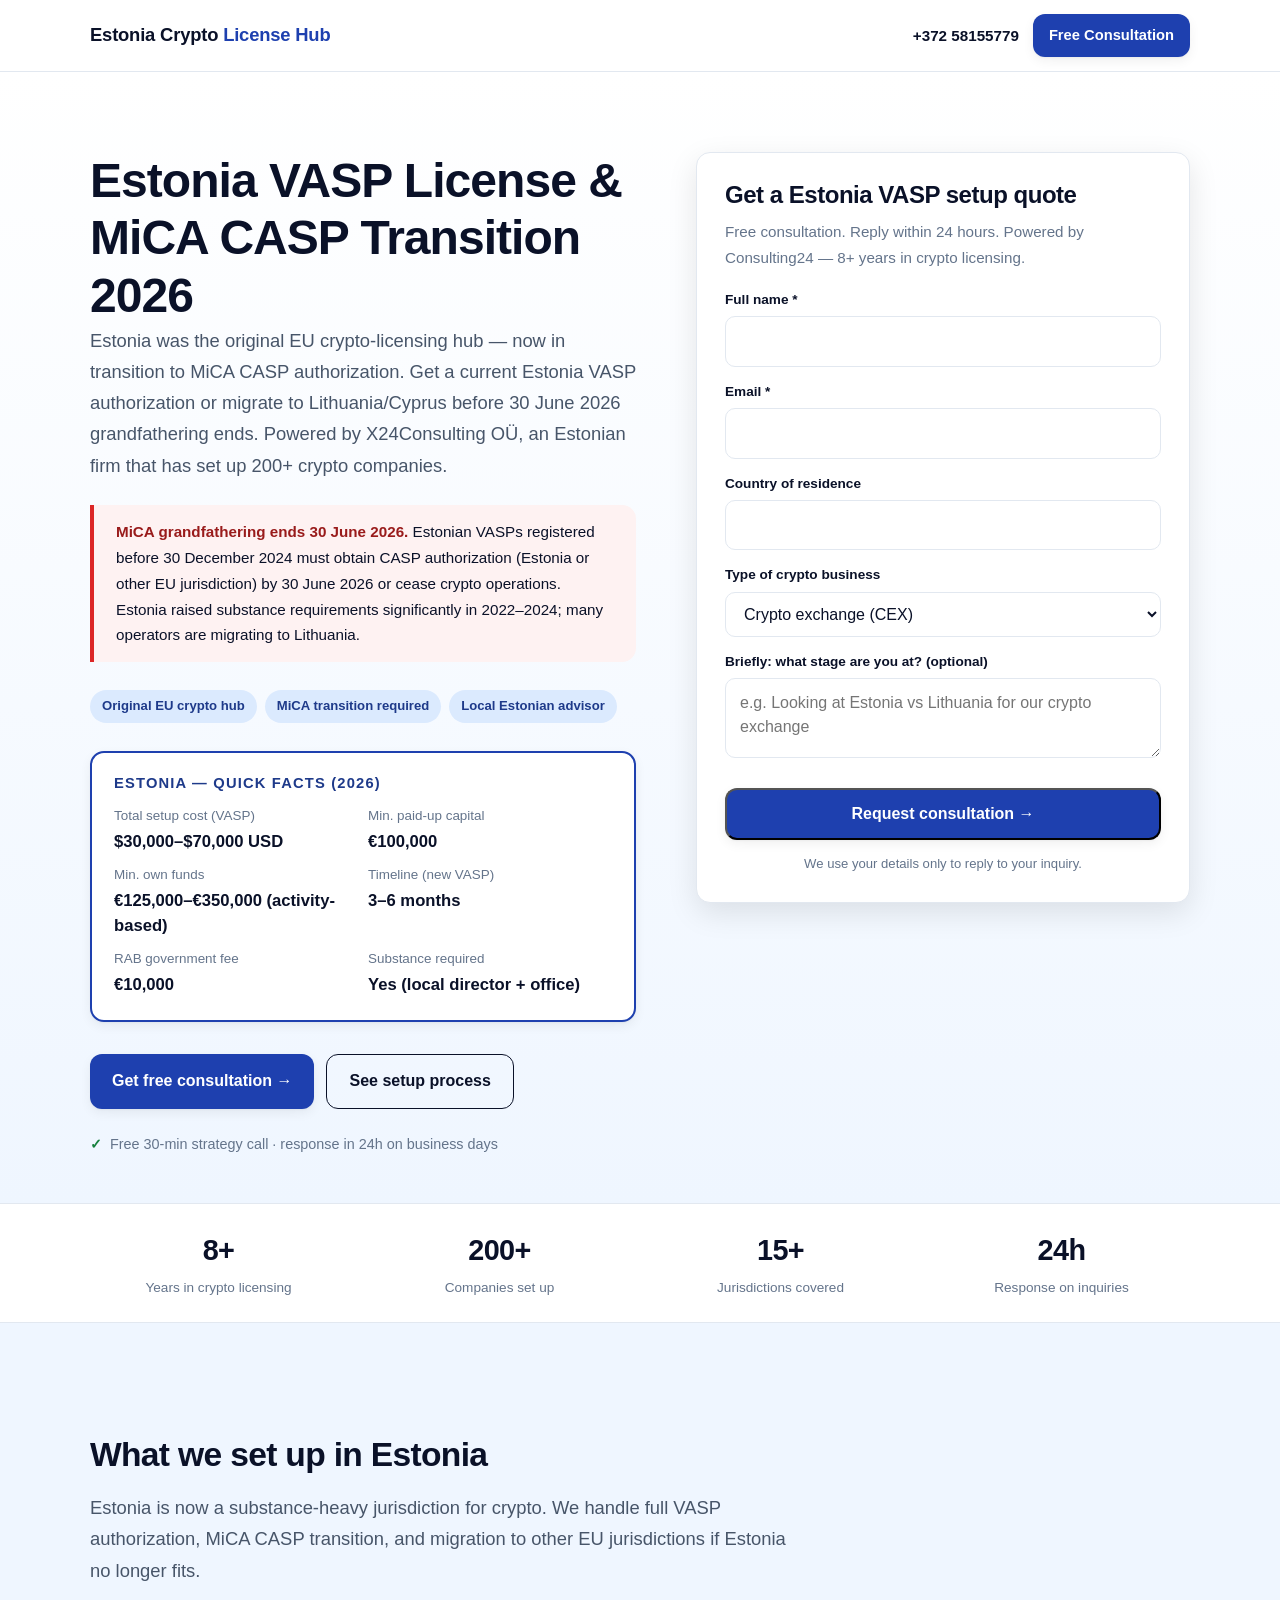
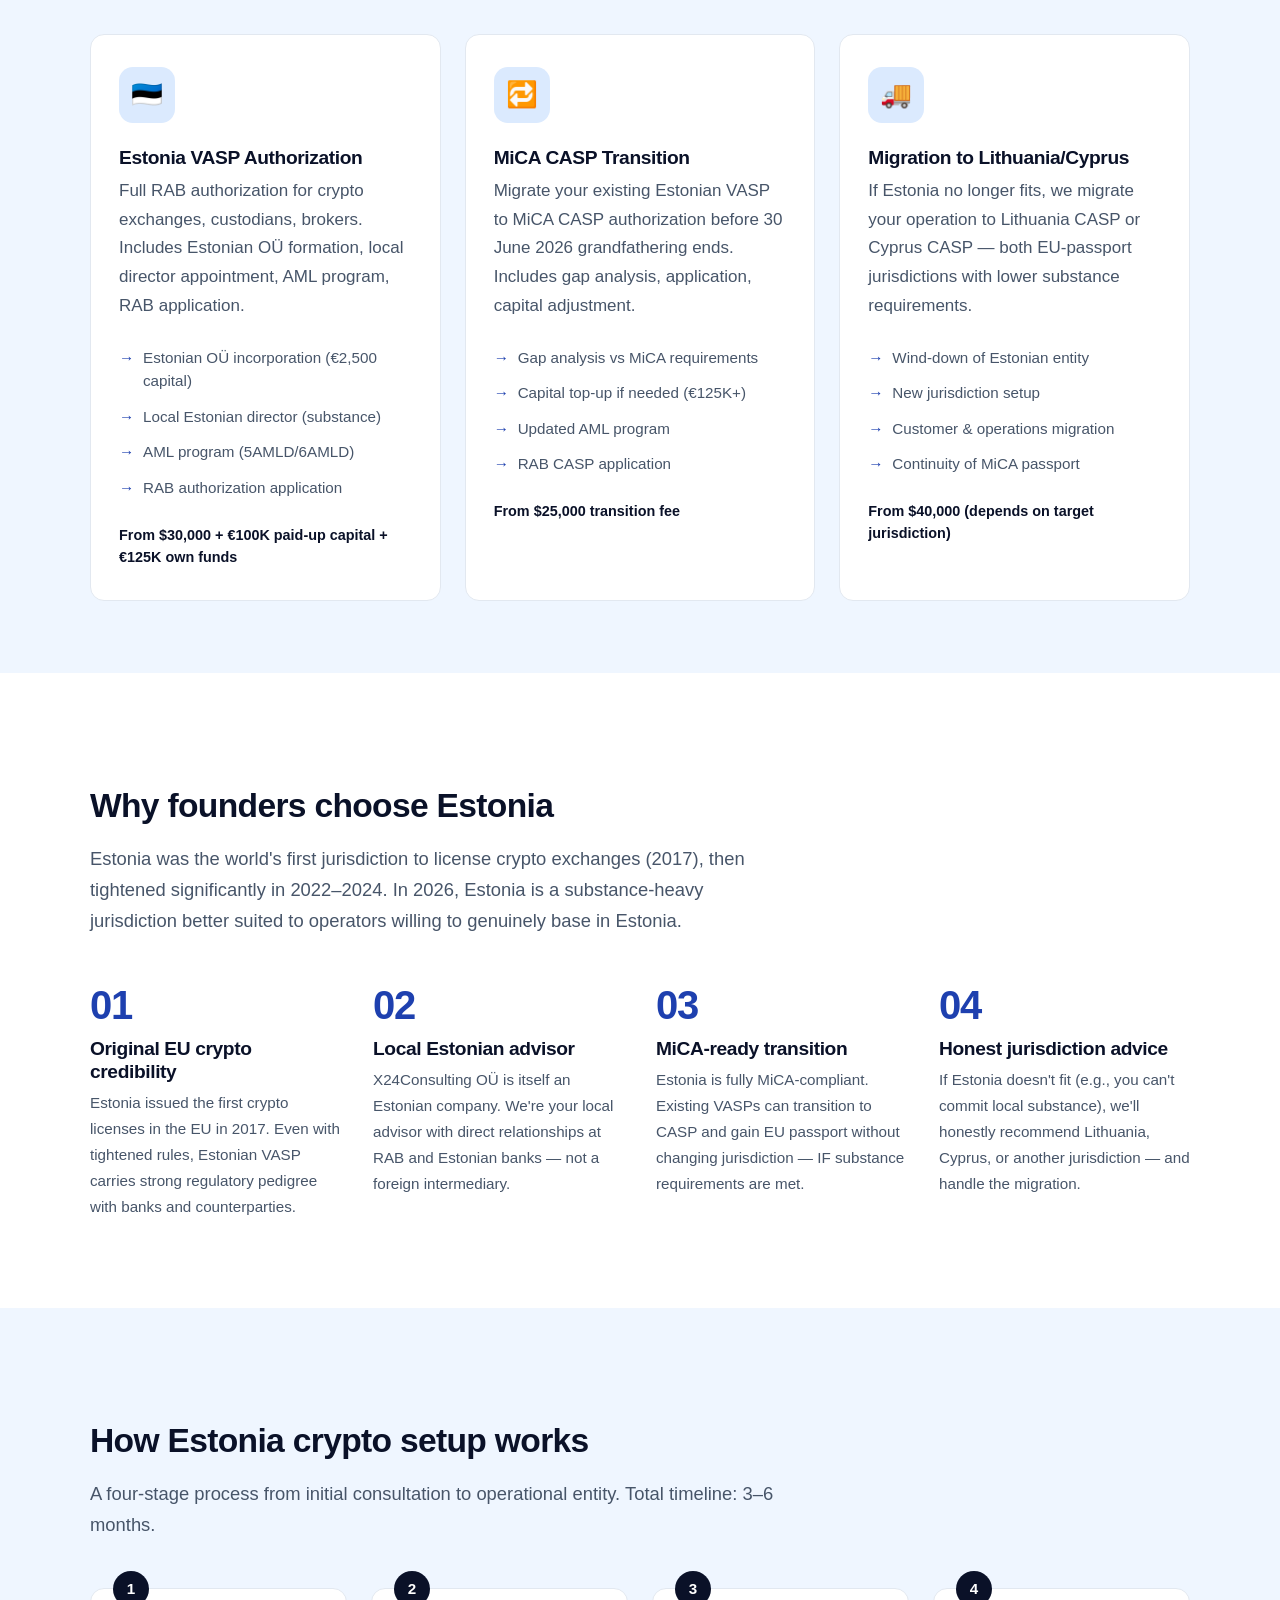
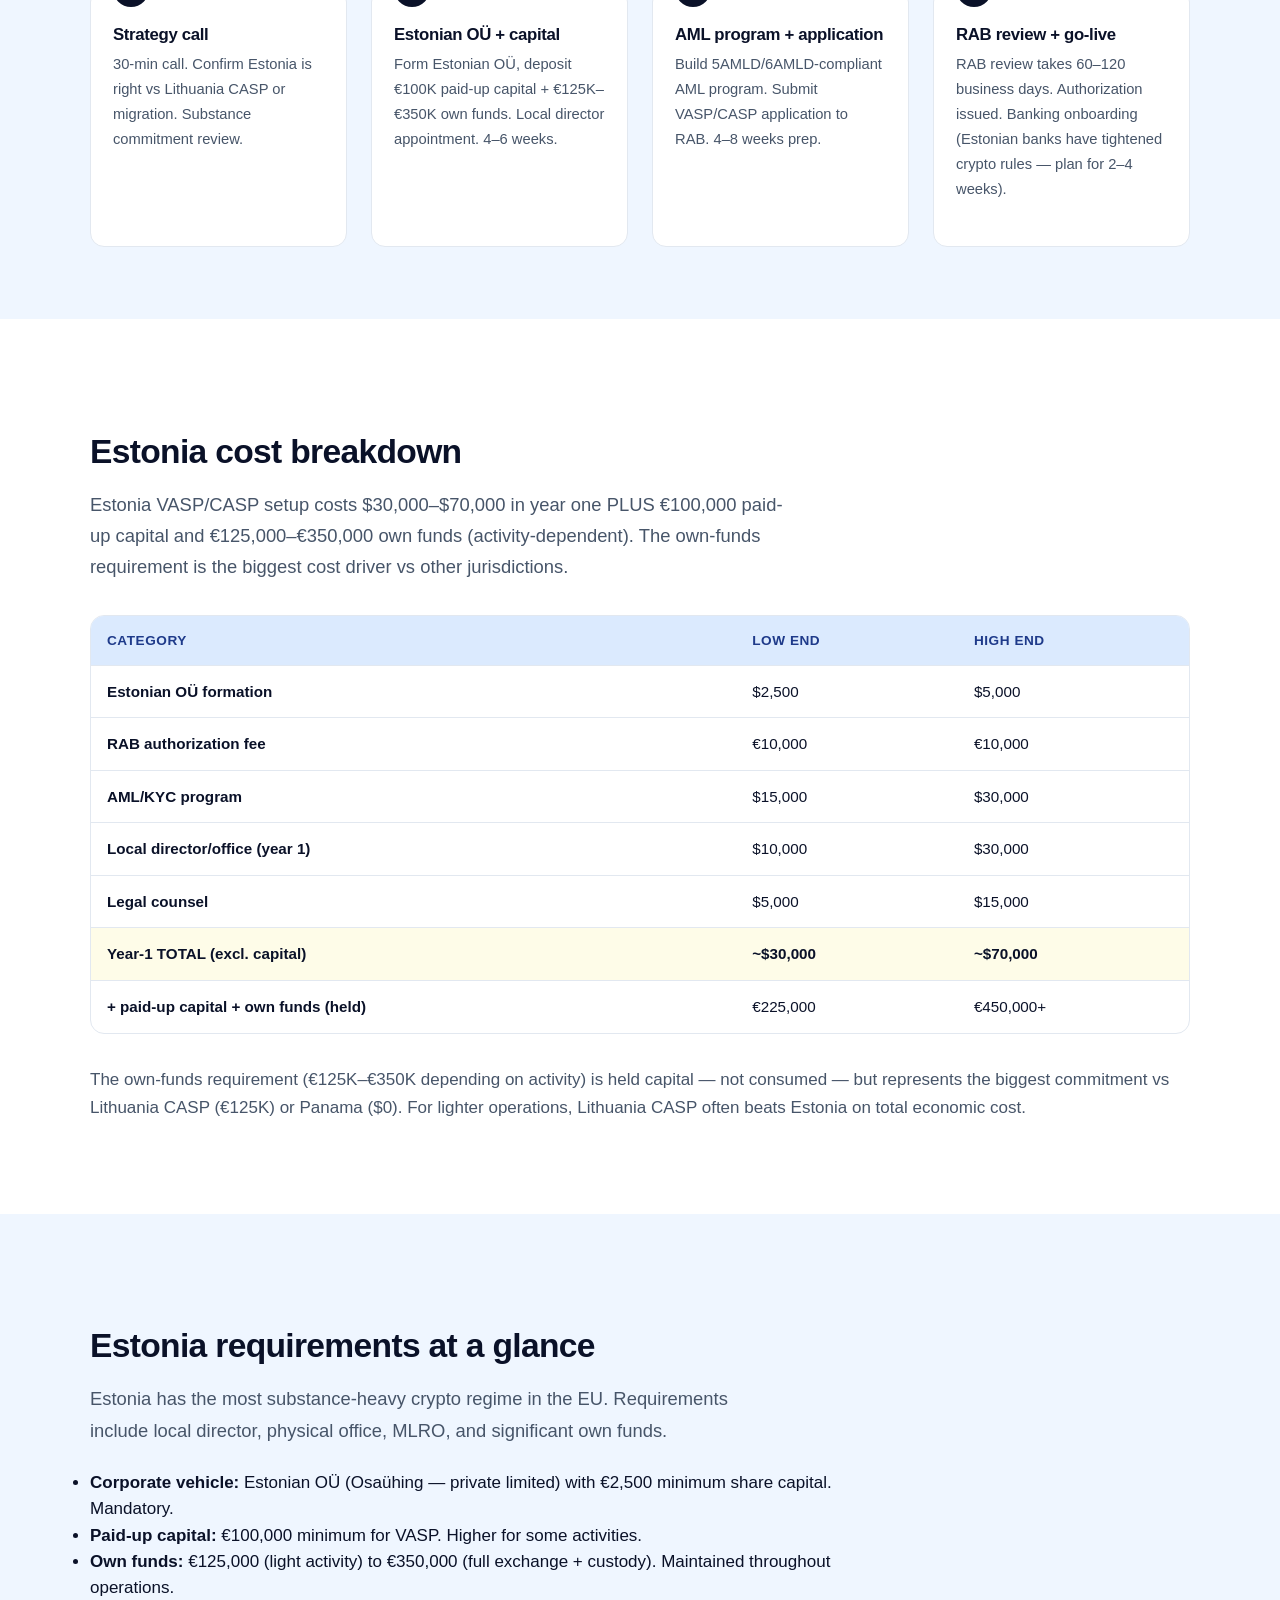
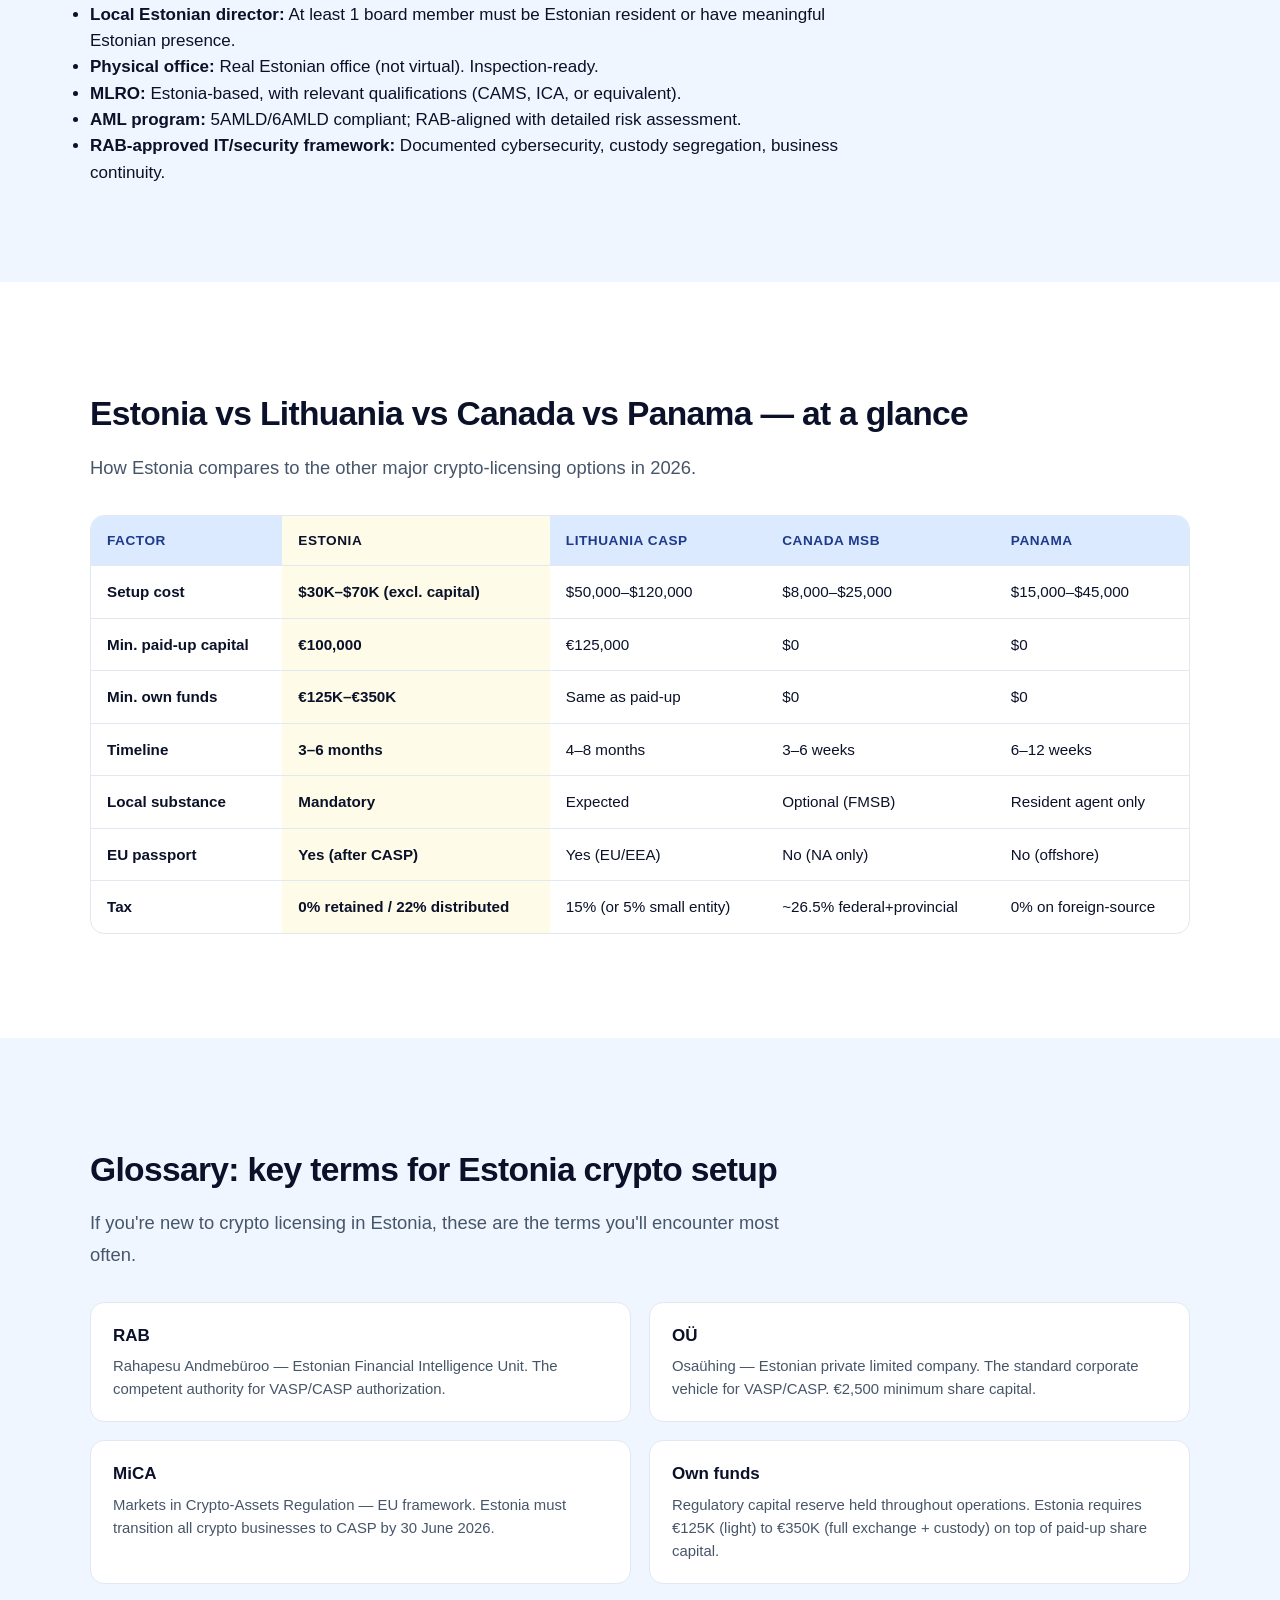
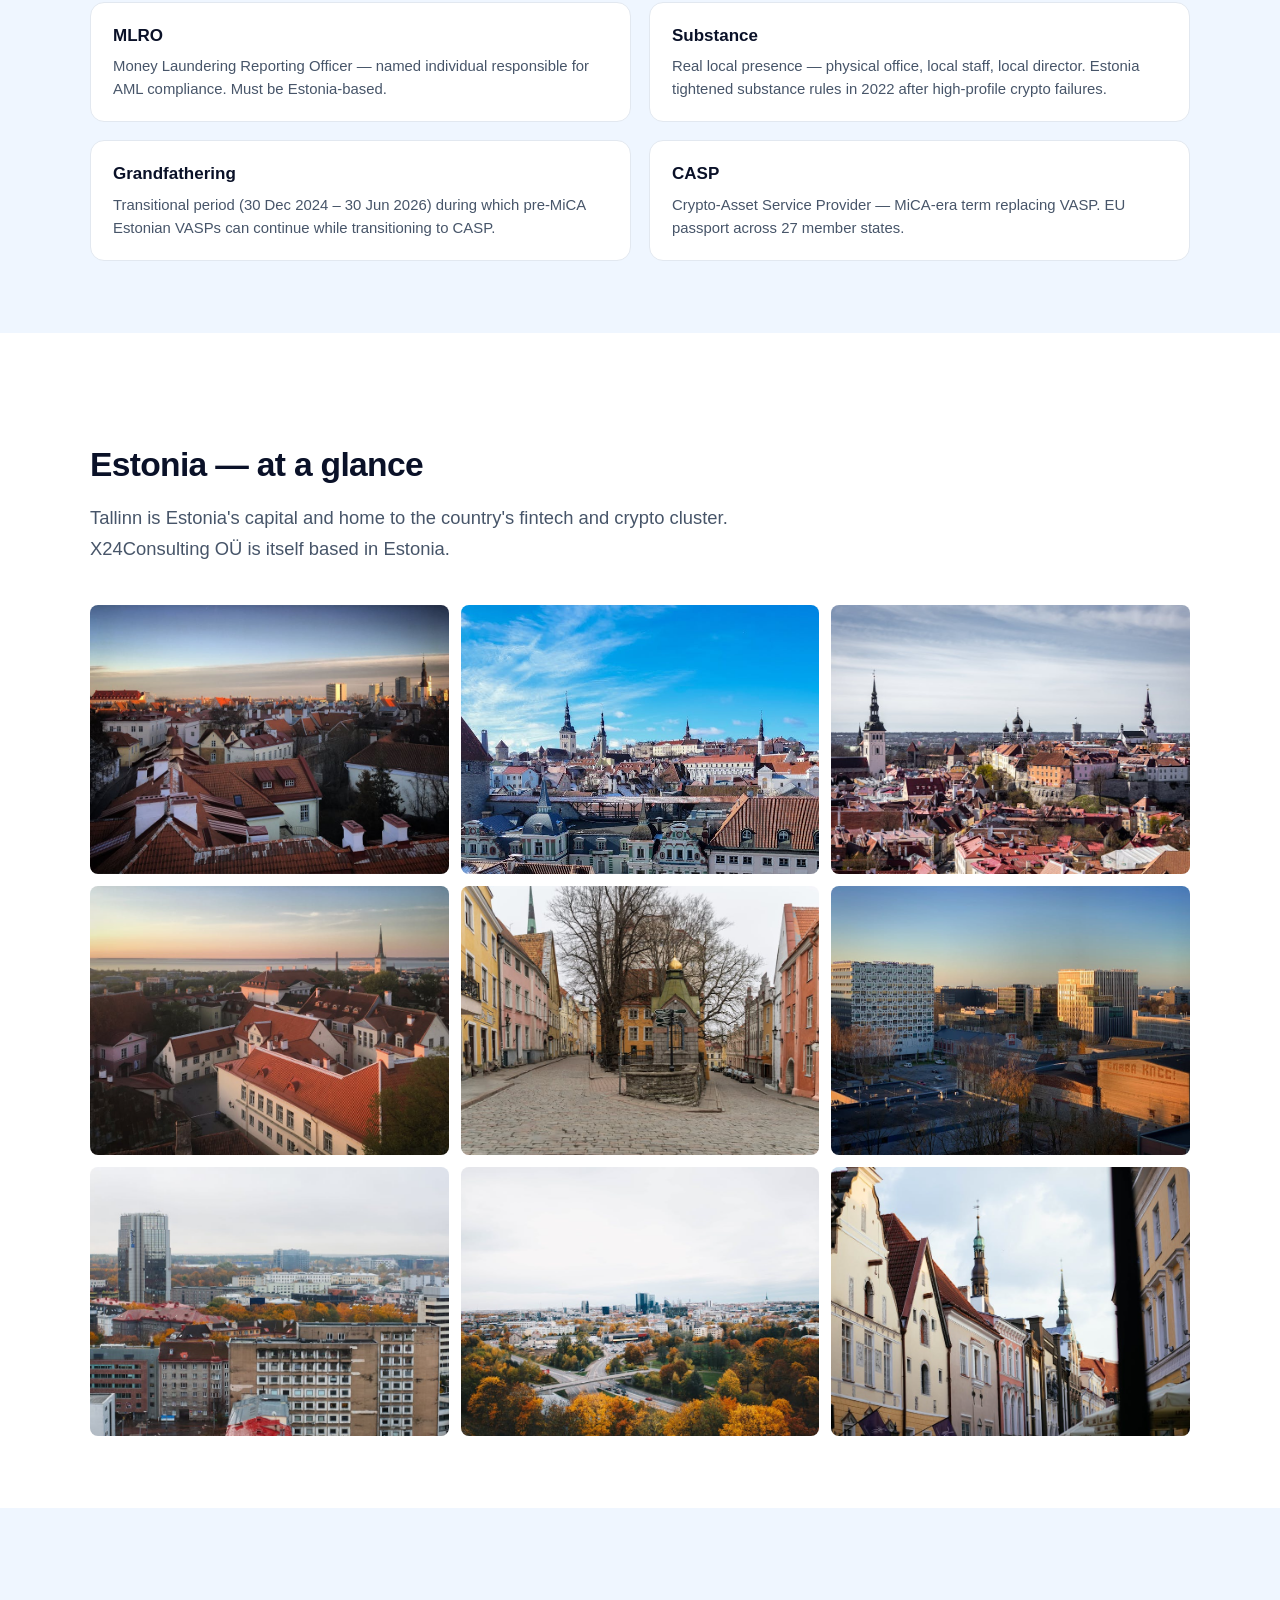
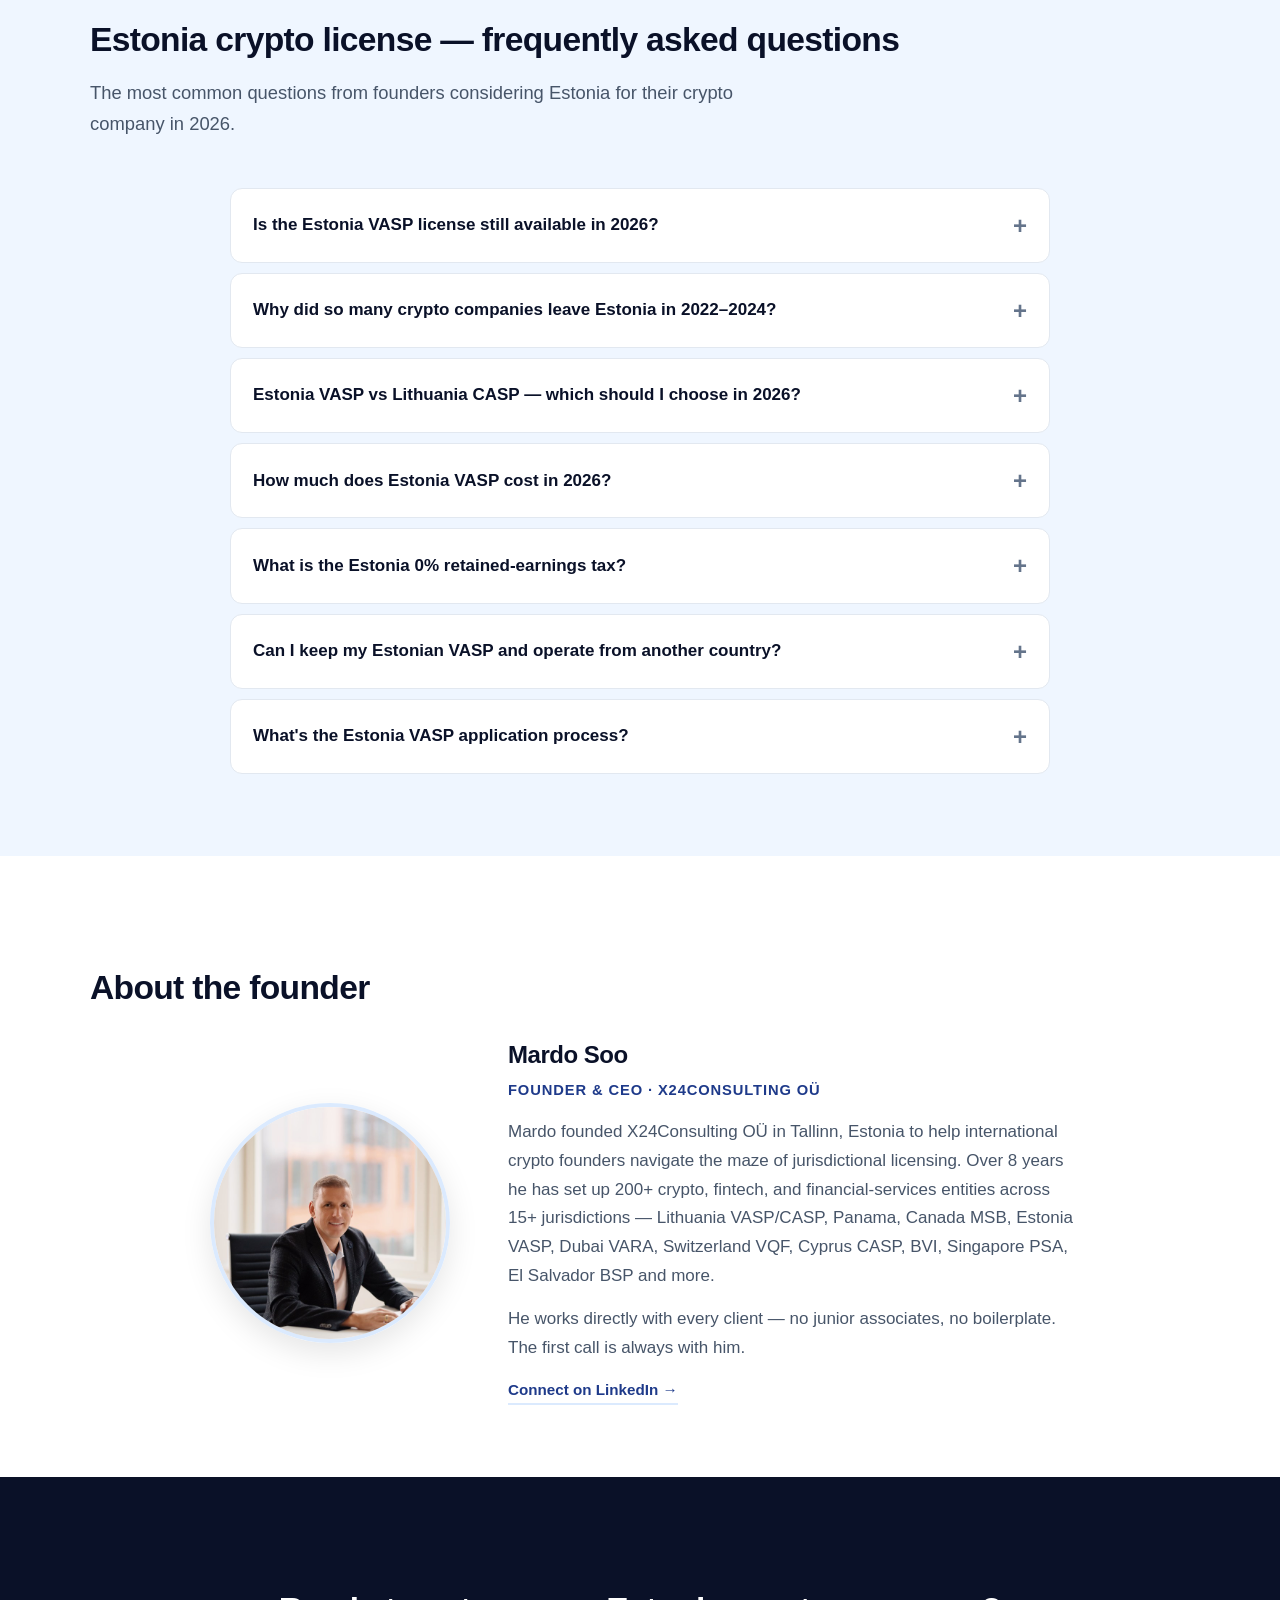
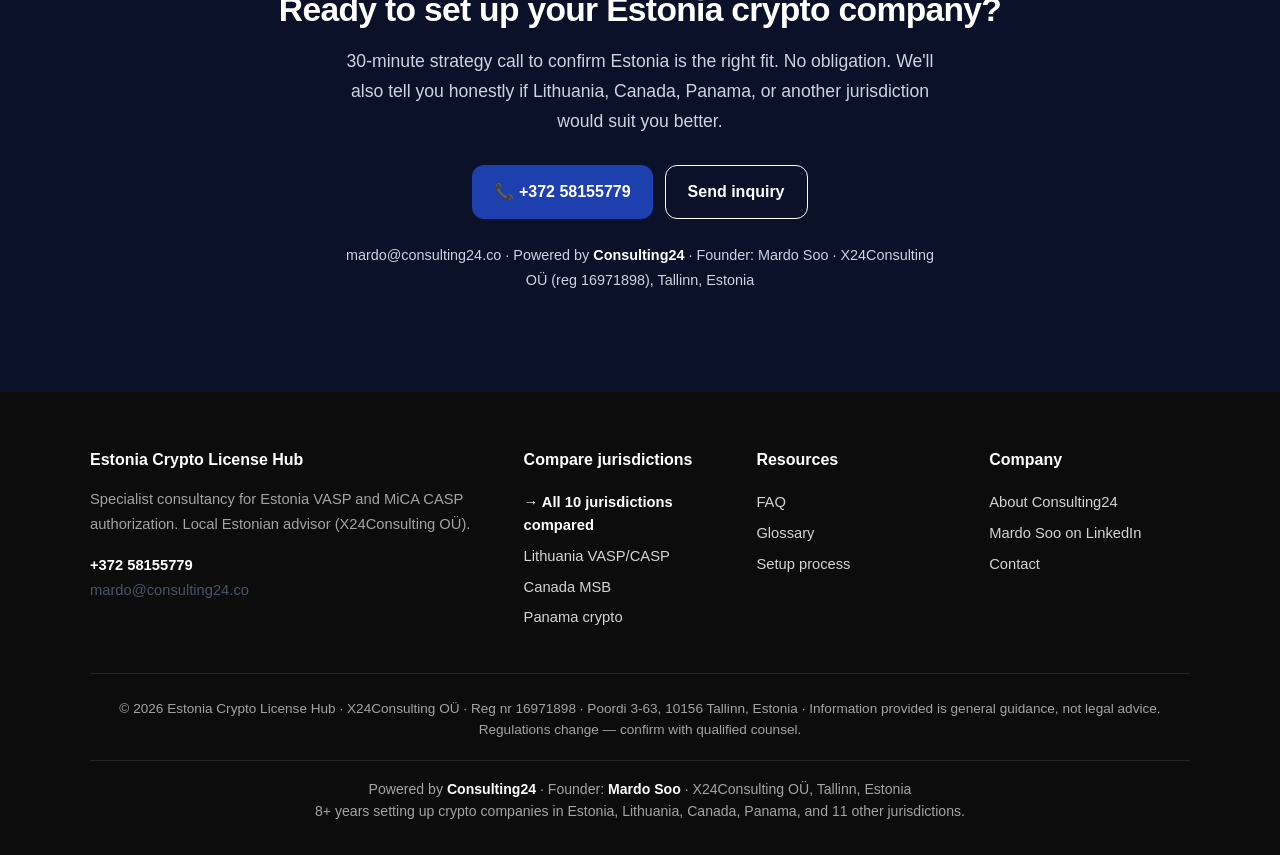
<file: index.html>
<!DOCTYPE html>
<html lang="en">
<head>
  <meta charset="UTF-8">
  <meta name="viewport" content="width=device-width, initial-scale=1.0">
  <title>Estonia VASP License 2026: Cost, Requirements & MiCA Transition Guide</title>
  <meta name="description" content="Complete Estonia VASP authorization guide 2026. €100,000 capital + €250,000 own funds, 3–6 month timeline, RAB regulator. MiCA CASP transition required by June 2026.">
  <meta name="robots" content="index, follow, max-snippet:-1, max-image-preview:large">
  <link rel="canonical" href="https://mardo89.github.io/estonia-vasp-license/">
  <meta property="og:title" content="Estonia VASP License 2026: Cost, Requirements & MiCA Transition Guide">
  <meta property="og:description" content="Complete Estonia VASP authorization guide 2026. €100,000 capital + €250,000 own funds, 3–6 month timeline, RAB regulator. MiCA CASP transition required by June 2026.">
  <meta property="og:type" content="website">
  <meta property="og:url" content="https://mardo89.github.io/estonia-vasp-license/">
  <meta property="og:image" content="https://mardo89.github.io/estonia-vasp-license/og-image.jpg">
  <meta property="og:locale" content="en_US">

  <script type="application/ld+json">
{
  "@context": "https://schema.org",
  "@graph": [
    {
      "@type": "ProfessionalService",
      "@id": "https://mardo89.github.io/estonia-vasp-license/#business",
      "name": "Estonia Crypto License Hub",
      "description": "Estonia Crypto License Hub is a specialist consultancy for Estonian VASP authorization and MiCA CASP transition. Powered by X24Consulting OÜ — a local Estonian firm with 8 years of experience in Estonian crypto licensing.",
      "image": "https://mardo89.github.io/estonia-vasp-license/og-image.jpg",
      "url": "https://mardo89.github.io/estonia-vasp-license/",
      "telephone": "+372 58155779",
      "email": "mardo@consulting24.co",
      "parentOrganization": {
        "@type": "Organization",
        "name": "Consulting24",
        "url": "https://consulting24.co/",
        "legalName": "X24Consulting OÜ",
        "identifier": {
          "@type": "PropertyValue",
          "propertyID": "Estonian Business Register",
          "value": "16971898"
        },
        "address": {
          "@type": "PostalAddress",
          "streetAddress": "Poordi 3-63",
          "addressLocality": "Tallinn",
          "postalCode": "10156",
          "addressRegion": "Harju maakond",
          "addressCountry": "EE"
        }
      },
      "founder": {
        "@type": "Person",
        "name": "Mardo Soo",
        "jobTitle": "CEO",
        "image": "https://mardo89.github.io/estonia-vasp-license/img/mardo-soo-large.jpg",
        "telephone": "+372 58155779",
        "email": "mardo@consulting24.co",
        "sameAs": [
          "https://www.linkedin.com/in/mardo-s-00a05ab0/"
        ]
      },
      "legalName": "X24Consulting OÜ",
      "areaServed": [
        {
          "@type": "Country",
          "name": "Estonia"
        },
        {
          "@type": "Place",
          "name": "Worldwide"
        }
      ],
      "priceRange": "$$$",
      "knowsAbout": [
        "Estonia VASP authorization",
        "Estonian Financial Intelligence Unit (RAB)",
        "MiCA CASP transition Estonia",
        "Estonian OÜ formation for crypto",
        "AML/KYC compliance Estonia",
        "Estonia crypto company setup"
      ],
      "serviceType": "Estonia VASP and MiCA CASP authorization consultancy"
    },
    {
      "@type": "Service",
      "name": "Estonia crypto licensing service",
      "provider": {
        "@id": "https://mardo89.github.io/estonia-vasp-license/#business"
      },
      "areaServed": {
        "@type": "Country",
        "name": "Estonia"
      },
      "offers": {
        "@type": "AggregateOffer",
        "lowPrice": "30000",
        "highPrice": "70000",
        "priceCurrency": "USD",
        "offerCount": "3"
      }
    },
    {
      "@type": "FAQPage",
      "mainEntity": [
        {
          "@type": "Question",
          "name": "Is the Estonia VASP license still available in 2026?",
          "acceptedAnswer": {
            "@type": "Answer",
            "text": "Limited. New Estonian VASP authorizations are still issued, but RAB applies stricter substance scrutiny since 2022. From 30 December 2024, MiCA CASP authorization is the standard pathway for new applicants. Existing VASPs have until 30 June 2026 to transition to CASP under grandfathering."
          }
        },
        {
          "@type": "Question",
          "name": "Why did so many crypto companies leave Estonia in 2022–2024?",
          "acceptedAnswer": {
            "@type": "Answer",
            "text": "Estonia tightened the VASP regime substantially after several high-profile failures. Changes included: higher own funds (€125K–€350K), mandatory local director, physical office, and RAB approval of all directors and UBOs. Many lighter operators migrated to Lithuania (more flexible MiCA implementation). Estonia remains viable for operators willing to commit real substance."
          }
        },
        {
          "@type": "Question",
          "name": "Estonia VASP vs Lithuania CASP — which should I choose in 2026?",
          "acceptedAnswer": {
            "@type": "Answer",
            "text": "Lithuania CASP is the default for most new applicants in 2026: lower substance requirements, deeper crypto-friendly banking ecosystem, faster authorization. Estonia still wins for operators with genuine Estonian presence (Estonian founder, Tallinn office, local team) and brands that benefit from Estonia's pioneer-jurisdiction credibility. Both grant the same EU MiCA passport."
          }
        },
        {
          "@type": "Question",
          "name": "How much does Estonia VASP cost in 2026?",
          "acceptedAnswer": {
            "@type": "Answer",
            "text": "Total setup runs $30,000–$70,000 in year one excluding capital — €10,000 RAB fee, $15K–$30K AML program, $10K–$30K local substance (director + office), $5K–$15K legal. PLUS €100K paid-up capital + €125K–€350K own funds (held, not consumed). Annual maintenance $20K–$40K."
          }
        },
        {
          "@type": "Question",
          "name": "What is the Estonia 0% retained-earnings tax?",
          "acceptedAnswer": {
            "@type": "Answer",
            "text": "Estonia uniquely taxes corporate profits only when distributed (as dividends), not when earned. Retained earnings face 0% Estonian corporate tax. When distributed, dividends are taxed at 22% (since 2025). This makes Estonia attractive for crypto businesses reinvesting profits — capital can compound without annual tax drag."
          }
        },
        {
          "@type": "Question",
          "name": "Can I keep my Estonian VASP and operate from another country?",
          "acceptedAnswer": {
            "@type": "Answer",
            "text": "No. Estonia requires meaningful local substance. Operating an Estonian VASP entirely from outside Estonia triggers RAB action and risks revocation. If you can't commit Estonian substance, migrate to Lithuania CASP (lower substance bar) or Cyprus CASP. We handle the migration."
          }
        },
        {
          "@type": "Question",
          "name": "What's the Estonia VASP application process?",
          "acceptedAnswer": {
            "@type": "Answer",
            "text": "Five stages over 3–6 months: (1) Estonian OÜ formation (1–2 weeks), (2) capital deposit + own funds confirmation (2–4 weeks), (3) AML program build + local director appointment (4–8 weeks), (4) RAB application submission, (5) RAB review (60–120 business days). Banking runs in parallel from week 4."
          }
        }
      ]
    },
    {
      "@type": "BreadcrumbList",
      "itemListElement": [
        {
          "@type": "ListItem",
          "position": 1,
          "name": "Home",
          "item": "https://mardo89.github.io/estonia-vasp-license/"
        }
      ]
    }
  ]
}
  </script>

  <link rel="stylesheet" href="styles.css">
</head>
<body>

<header class="top">
  <div class="top-inner">
    <a href="/estonia-vasp-license/" class="brand">Estonia Crypto <span>License Hub</span></a>
    <div class="top-cta">
      <a href="tel:+37258155779" class="top-phone">+372 58155779</a>
      <a href="#contact" class="btn btn-primary" style="padding:10px 16px;min-height:auto;font-size:.92rem">Free Consultation</a>
    </div>
  </div>
</header>

<section class="hero">
  <div class="wrap">
    <div class="hero-grid">
      <div>
        <h1>Estonia VASP License & MiCA CASP Transition 2026</h1>
        <p class="lead">Estonia was the original EU crypto-licensing hub — now in transition to MiCA CASP authorization. Get a current Estonia VASP authorization or migrate to Lithuania/Cyprus before 30 June 2026 grandfathering ends. Powered by X24Consulting OÜ, an Estonian firm that has set up 200+ crypto companies.</p>

        <div class="alert-banner"><p><strong>MiCA grandfathering ends 30 June 2026.</strong> Estonian VASPs registered before 30 December 2024 must obtain CASP authorization (Estonia or other EU jurisdiction) by 30 June 2026 or cease crypto operations. Estonia raised substance requirements significantly in 2022–2024; many operators are migrating to Lithuania.</p></div>

        <div class="badges">
          <span class="badge">Original EU crypto hub</span>
          <span class="badge">MiCA transition required</span>
          <span class="badge">Local Estonian advisor</span>
        </div>

        <aside class="quickfacts">
          <h3>Estonia — quick facts (2026)</h3>
          <dl>
            <div><dt>Total setup cost (VASP)</dt><dd>$30,000–$70,000 USD</dd></div>
            <div><dt>Min. paid-up capital</dt><dd>€100,000</dd></div>
            <div><dt>Min. own funds</dt><dd>€125,000–€350,000 (activity-based)</dd></div>
            <div><dt>Timeline (new VASP)</dt><dd>3–6 months</dd></div>
            <div><dt>RAB government fee</dt><dd>€10,000</dd></div>
            <div><dt>Substance required</dt><dd>Yes (local director + office)</dd></div>
          </dl>
        </aside>

        <div class="cta-row">
          <a href="#contact" class="btn btn-primary">Get free consultation →</a>
          <a href="#process" class="btn btn-ghost">See setup process</a>
        </div>

        <div class="reassurance">Free 30-min strategy call · response in 24h on business days</div>
      </div>

      <div class="form-card" id="contact-top">
        <h2>Get a Estonia VASP setup quote</h2>
        <p class="sub">Free consultation. Reply within 24 hours. Powered by Consulting24 — 8+ years in crypto licensing.</p>

        <form action="#" method="post">
          <div class="field">
            <label for="name">Full name *</label>
            <input id="name" name="name" required autocomplete="name">
          </div>
          <div class="field">
            <label for="email">Email *</label>
            <input id="email" name="email" type="email" required autocomplete="email">
          </div>
          <div class="field">
            <label for="country">Country of residence</label>
            <input id="country" name="country" autocomplete="country-name">
          </div>
          <div class="field">
            <label for="activity">Type of crypto business</label>
            <select id="activity" name="activity">
              <option>Crypto exchange (CEX)</option>
              <option>Crypto wallet / custodian</option>
              <option>Crypto broker / OTC desk</option>
              <option>DeFi protocol / token issuer</option>
              <option>Payment processor (crypto)</option>
              <option>Investment fund</option>
              <option>Not sure — need advice</option>
            </select>
          </div>
          <div class="field">
            <label for="message">Briefly: what stage are you at? (optional)</label>
            <textarea id="message" name="message" placeholder="e.g. Looking at Estonia vs Lithuania for our crypto exchange"></textarea>
          </div>
          <button type="submit" class="btn btn-primary">Request consultation →</button>
          <div class="form-foot">We use your details only to reply to your inquiry.</div>
        </form>
      </div>
    </div>
  </div>
</section>

<div class="trust">
  <div class="wrap">
    <div class="trust-grid">
      <div class="trust-item"><div class="num">8+</div><div class="lbl">Years in crypto licensing</div></div>
      <div class="trust-item"><div class="num">200+</div><div class="lbl">Companies set up</div></div>
      <div class="trust-item"><div class="num">15+</div><div class="lbl">Jurisdictions covered</div></div>
      <div class="trust-item"><div class="num">24h</div><div class="lbl">Response on inquiries</div></div>
    </div>
  </div>
</div>

<section id="services">
  <div class="wrap">
    <h2>What we set up in Estonia</h2>
    <p class="lead">Estonia is now a substance-heavy jurisdiction for crypto. We handle full VASP authorization, MiCA CASP transition, and migration to other EU jurisdictions if Estonia no longer fits.</p>

    <div class="services-grid">
      <article class="service">
        <div class="icon">🇪🇪</div>
        <h3>Estonia VASP Authorization</h3>
        <p>Full RAB authorization for crypto exchanges, custodians, brokers. Includes Estonian OÜ formation, local director appointment, AML program, RAB application.</p>
        <ul>
          <li>Estonian OÜ incorporation (€2,500 capital)</li>
          <li>Local Estonian director (substance)</li>
          <li>AML program (5AMLD/6AMLD)</li>
          <li>RAB authorization application</li>
        </ul>
        <div class="price">From $30,000 + €100K paid-up capital + €125K own funds</div>
      </article>
      <article class="service">
        <div class="icon">🔁</div>
        <h3>MiCA CASP Transition</h3>
        <p>Migrate your existing Estonian VASP to MiCA CASP authorization before 30 June 2026 grandfathering ends. Includes gap analysis, application, capital adjustment.</p>
        <ul>
          <li>Gap analysis vs MiCA requirements</li>
          <li>Capital top-up if needed (€125K+)</li>
          <li>Updated AML program</li>
          <li>RAB CASP application</li>
        </ul>
        <div class="price">From $25,000 transition fee</div>
      </article>
      <article class="service">
        <div class="icon">🚚</div>
        <h3>Migration to Lithuania/Cyprus</h3>
        <p>If Estonia no longer fits, we migrate your operation to Lithuania CASP or Cyprus CASP — both EU-passport jurisdictions with lower substance requirements.</p>
        <ul>
          <li>Wind-down of Estonian entity</li>
          <li>New jurisdiction setup</li>
          <li>Customer & operations migration</li>
          <li>Continuity of MiCA passport</li>
        </ul>
        <div class="price">From $40,000 (depends on target jurisdiction)</div>
      </article>
    </div>
  </div>
</section>

<section class="why">
  <div class="wrap">
    <h2>Why founders choose Estonia</h2>
    <p class="lead">Estonia was the world's first jurisdiction to license crypto exchanges (2017), then tightened significantly in 2022–2024. In 2026, Estonia is a substance-heavy jurisdiction better suited to operators willing to genuinely base in Estonia.</p>

    <div class="why-grid">
      <div class="why-item">
        <div class="num">01</div>
        <h3>Original EU crypto credibility</h3>
        <p>Estonia issued the first crypto licenses in the EU in 2017. Even with tightened rules, Estonian VASP carries strong regulatory pedigree with banks and counterparties.</p>
      </div>
      <div class="why-item">
        <div class="num">02</div>
        <h3>Local Estonian advisor</h3>
        <p>X24Consulting OÜ is itself an Estonian company. We're your local advisor with direct relationships at RAB and Estonian banks — not a foreign intermediary.</p>
      </div>
      <div class="why-item">
        <div class="num">03</div>
        <h3>MiCA-ready transition</h3>
        <p>Estonia is fully MiCA-compliant. Existing VASPs can transition to CASP and gain EU passport without changing jurisdiction — IF substance requirements are met.</p>
      </div>
      <div class="why-item">
        <div class="num">04</div>
        <h3>Honest jurisdiction advice</h3>
        <p>If Estonia doesn't fit (e.g., you can't commit local substance), we'll honestly recommend Lithuania, Cyprus, or another jurisdiction — and handle the migration.</p>
      </div>
    </div>
  </div>
</section>

<section id="process">
  <div class="wrap">
    <h2>How Estonia crypto setup works</h2>
    <p class="lead">A four-stage process from initial consultation to operational entity. Total timeline: 3–6 months.</p>

    <div class="steps">
      <div class="step">
        <h3>Strategy call</h3>
        <p>30-min call. Confirm Estonia is right vs Lithuania CASP or migration. Substance commitment review.</p>
      </div>
      <div class="step">
        <h3>Estonian OÜ + capital</h3>
        <p>Form Estonian OÜ, deposit €100K paid-up capital + €125K–€350K own funds. Local director appointment. 4–6 weeks.</p>
      </div>
      <div class="step">
        <h3>AML program + application</h3>
        <p>Build 5AMLD/6AMLD-compliant AML program. Submit VASP/CASP application to RAB. 4–8 weeks prep.</p>
      </div>
      <div class="step">
        <h3>RAB review + go-live</h3>
        <p>RAB review takes 60–120 business days. Authorization issued. Banking onboarding (Estonian banks have tightened crypto rules — plan for 2–4 weeks).</p>
      </div>
    </div>
  </div>
</section>

<section style="background:var(--surface)">
  <div class="wrap">
    <h2>Estonia cost breakdown</h2>
    <p class="lead">Estonia VASP/CASP setup costs $30,000–$70,000 in year one PLUS €100,000 paid-up capital and €125,000–€350,000 own funds (activity-dependent). The own-funds requirement is the biggest cost driver vs other jurisdictions.</p>

    <div class="t-wrap">
      <table>
        <thead>
          <tr><th>Category</th><th>Low end</th><th>High end</th></tr>
        </thead>
        <tbody>
          <tr><td><strong>Estonian OÜ formation</strong></td><td>$2,500</td><td>$5,000</td></tr>
          <tr><td><strong>RAB authorization fee</strong></td><td>€10,000</td><td>€10,000</td></tr>
          <tr><td><strong>AML/KYC program</strong></td><td>$15,000</td><td>$30,000</td></tr>
          <tr><td><strong>Local director/office (year 1)</strong></td><td>$10,000</td><td>$30,000</td></tr>
          <tr><td><strong>Legal counsel</strong></td><td>$5,000</td><td>$15,000</td></tr>
          <tr class="hl"><td><strong>Year-1 TOTAL (excl. capital)</strong></td><td>~$30,000</td><td>~$70,000</td></tr>
          <tr><td><strong>+ paid-up capital + own funds (held)</strong></td><td>€225,000</td><td>€450,000+</td></tr>
        </tbody>
      </table>
    </div>
    <p style="margin-top:24px">The own-funds requirement (€125K–€350K depending on activity) is held capital — not consumed — but represents the biggest commitment vs Lithuania CASP (€125K) or Panama ($0). For lighter operations, Lithuania CASP often beats Estonia on total economic cost.</p>
  </div>
</section>

<section>
  <div class="wrap">
    <h2>Estonia requirements at a glance</h2>
    <p class="lead">Estonia has the most substance-heavy crypto regime in the EU. Requirements include local director, physical office, MLRO, and significant own funds.</p>

    <ul style="max-width:780px;margin:24px 0">
      <li><strong>Corporate vehicle:</strong> Estonian OÜ (Osaühing — private limited) with €2,500 minimum share capital. Mandatory.</li>
      <li><strong>Paid-up capital:</strong> €100,000 minimum for VASP. Higher for some activities.</li>
      <li><strong>Own funds:</strong> €125,000 (light activity) to €350,000 (full exchange + custody). Maintained throughout operations.</li>
      <li><strong>Local Estonian director:</strong> At least 1 board member must be Estonian resident or have meaningful Estonian presence.</li>
      <li><strong>Physical office:</strong> Real Estonian office (not virtual). Inspection-ready.</li>
      <li><strong>MLRO:</strong> Estonia-based, with relevant qualifications (CAMS, ICA, or equivalent).</li>
      <li><strong>AML program:</strong> 5AMLD/6AMLD compliant; RAB-aligned with detailed risk assessment.</li>
      <li><strong>RAB-approved IT/security framework:</strong> Documented cybersecurity, custody segregation, business continuity.</li>
    </ul>
  </div>
</section>

<section style="background:var(--surface)">
  <div class="wrap">
    <h2>Estonia vs Lithuania vs Canada vs Panama — at a glance</h2>
    <p class="lead">How Estonia compares to the other major crypto-licensing options in 2026.</p>

    <div class="t-wrap">
      <table>
        <thead>
          <tr>
            <th>Factor</th>
            <th class="hl">Estonia</th>
            <th>Lithuania CASP</th>
            <th>Canada MSB</th>
            <th>Panama</th>
          </tr>
        </thead>
        <tbody>
          <tr>
            <td><strong>Setup cost</strong></td>
            <td class="hl">$30K–$70K (excl. capital)</td>
            <td>$50,000–$120,000</td>
            <td>$8,000–$25,000</td>
            <td>$15,000–$45,000</td>
          </tr>
          <tr>
            <td><strong>Min. paid-up capital</strong></td>
            <td class="hl">€100,000</td>
            <td>€125,000</td>
            <td>$0</td>
            <td>$0</td>
          </tr>
          <tr>
            <td><strong>Min. own funds</strong></td>
            <td class="hl">€125K–€350K</td>
            <td>Same as paid-up</td>
            <td>$0</td>
            <td>$0</td>
          </tr>
          <tr>
            <td><strong>Timeline</strong></td>
            <td class="hl">3–6 months</td>
            <td>4–8 months</td>
            <td>3–6 weeks</td>
            <td>6–12 weeks</td>
          </tr>
          <tr>
            <td><strong>Local substance</strong></td>
            <td class="hl">Mandatory</td>
            <td>Expected</td>
            <td>Optional (FMSB)</td>
            <td>Resident agent only</td>
          </tr>
          <tr>
            <td><strong>EU passport</strong></td>
            <td class="hl">Yes (after CASP)</td>
            <td>Yes (EU/EEA)</td>
            <td>No (NA only)</td>
            <td>No (offshore)</td>
          </tr>
          <tr>
            <td><strong>Tax</strong></td>
            <td class="hl">0% retained / 22% distributed</td>
            <td>15% (or 5% small entity)</td>
            <td>~26.5% federal+provincial</td>
            <td>0% on foreign-source</td>
          </tr>
        </tbody>
      </table>
    </div>
  </div>
</section>

<section class="glossary" id="glossary">
  <div class="wrap">
    <h2>Glossary: key terms for Estonia crypto setup</h2>
    <p class="lead">If you're new to crypto licensing in Estonia, these are the terms you'll encounter most often.</p>

    <dl class="glossary-grid">
      <div class="glossary-item">
        <dt>RAB</dt>
        <dd>Rahapesu Andmebüroo — Estonian Financial Intelligence Unit. The competent authority for VASP/CASP authorization.</dd>
      </div>
      <div class="glossary-item">
        <dt>OÜ</dt>
        <dd>Osaühing — Estonian private limited company. The standard corporate vehicle for VASP/CASP. €2,500 minimum share capital.</dd>
      </div>
      <div class="glossary-item">
        <dt>MiCA</dt>
        <dd>Markets in Crypto-Assets Regulation — EU framework. Estonia must transition all crypto businesses to CASP by 30 June 2026.</dd>
      </div>
      <div class="glossary-item">
        <dt>Own funds</dt>
        <dd>Regulatory capital reserve held throughout operations. Estonia requires €125K (light) to €350K (full exchange + custody) on top of paid-up share capital.</dd>
      </div>
      <div class="glossary-item">
        <dt>MLRO</dt>
        <dd>Money Laundering Reporting Officer — named individual responsible for AML compliance. Must be Estonia-based.</dd>
      </div>
      <div class="glossary-item">
        <dt>Substance</dt>
        <dd>Real local presence — physical office, local staff, local director. Estonia tightened substance rules in 2022 after high-profile crypto failures.</dd>
      </div>
      <div class="glossary-item">
        <dt>Grandfathering</dt>
        <dd>Transitional period (30 Dec 2024 – 30 Jun 2026) during which pre-MiCA Estonian VASPs can continue while transitioning to CASP.</dd>
      </div>
      <div class="glossary-item">
        <dt>CASP</dt>
        <dd>Crypto-Asset Service Provider — MiCA-era term replacing VASP. EU passport across 27 member states.</dd>
      </div>
    </dl>
  </div>
</section>

<section class="gallery">
  <div class="wrap">
    <h2>Estonia — at a glance</h2>
    <p class="lead">Tallinn is Estonia's capital and home to the country's fintech and crypto cluster. X24Consulting OÜ is itself based in Estonia.</p>
    <div class="gallery-grid">
      <img src="img/gallery-01.jpg" alt="Estonia business district" loading="lazy">
      <img src="img/gallery-02.jpg" alt="Estonia financial sector" loading="lazy">
      <img src="img/gallery-03.jpg" alt="Estonia skyline" loading="lazy">
      <img src="img/gallery-04.jpg" alt="Modern office in Estonia" loading="lazy">
      <img src="img/gallery-05.jpg" alt="Estonia compliance and regulation" loading="lazy">
      <img src="img/gallery-06.jpg" alt="Estonia financial documents" loading="lazy">
      <img src="img/gallery-07.jpg" alt="Global crypto and finance" loading="lazy">
      <img src="img/gallery-08.jpg" alt="International banking concept" loading="lazy">
      <img src="img/gallery-09.jpg" alt="Crypto regulation concept" loading="lazy">
    </div>
  </div>
</section>

<section id="faq">
  <div class="wrap">
    <h2>Estonia crypto license — frequently asked questions</h2>
    <p class="lead">The most common questions from founders considering Estonia for their crypto company in 2026.</p>

    <div class="faq">
      <details>
        <summary>Is the Estonia VASP license still available in 2026?</summary>
        <p><strong>Limited.</strong> New Estonian VASP authorizations are still issued, but RAB applies stricter substance scrutiny since 2022. From 30 December 2024, MiCA CASP authorization is the standard pathway for new applicants. Existing VASPs have until <strong>30 June 2026</strong> to transition to CASP under grandfathering.</p>
      </details>
      <details>
        <summary>Why did so many crypto companies leave Estonia in 2022–2024?</summary>
        <p>Estonia tightened the VASP regime substantially after several high-profile failures. Changes included: <strong>higher own funds</strong> (€125K–€350K), <strong>mandatory local director</strong>, <strong>physical office</strong>, and <strong>RAB approval of all directors and UBOs</strong>. Many lighter operators migrated to Lithuania (more flexible MiCA implementation). Estonia remains viable for operators willing to commit real substance.</p>
      </details>
      <details>
        <summary>Estonia VASP vs Lithuania CASP — which should I choose in 2026?</summary>
        <p><strong>Lithuania CASP</strong> is the default for most new applicants in 2026: lower substance requirements, deeper crypto-friendly banking ecosystem, faster authorization. <strong>Estonia</strong> still wins for operators with genuine Estonian presence (Estonian founder, Tallinn office, local team) and brands that benefit from Estonia's pioneer-jurisdiction credibility. Both grant the same EU MiCA passport.</p>
      </details>
      <details>
        <summary>How much does Estonia VASP cost in 2026?</summary>
        <p>Total setup runs <strong>$30,000–$70,000</strong> in year one excluding capital — €10,000 RAB fee, $15K–$30K AML program, $10K–$30K local substance (director + office), $5K–$15K legal. PLUS €100K paid-up capital + €125K–€350K own funds (held, not consumed). Annual maintenance $20K–$40K.</p>
      </details>
      <details>
        <summary>What is the Estonia 0% retained-earnings tax?</summary>
        <p>Estonia uniquely taxes corporate profits only when distributed (as dividends), not when earned. <strong>Retained earnings face 0% Estonian corporate tax.</strong> When distributed, dividends are taxed at 22% (since 2025). This makes Estonia attractive for crypto businesses reinvesting profits — capital can compound without annual tax drag.</p>
      </details>
      <details>
        <summary>Can I keep my Estonian VASP and operate from another country?</summary>
        <p><strong>No.</strong> Estonia requires meaningful local substance. Operating an Estonian VASP entirely from outside Estonia triggers RAB action and risks revocation. If you can't commit Estonian substance, migrate to Lithuania CASP (lower substance bar) or Cyprus CASP. We handle the migration.</p>
      </details>
      <details>
        <summary>What's the Estonia VASP application process?</summary>
        <p>Five stages over 3–6 months: (1) Estonian OÜ formation (1–2 weeks), (2) capital deposit + own funds confirmation (2–4 weeks), (3) AML program build + local director appointment (4–8 weeks), (4) RAB application submission, (5) RAB review (60–120 business days). Banking runs in parallel from week 4.</p>
      </details>
    </div>
  </div>
</section>

<section class="founder-section">
  <div class="wrap">
    <h2>About the founder</h2>
    <div class="founder-card">
      <img src="img/mardo-soo-large.jpg" alt="Mardo Soo, Founder & CEO of X24Consulting OÜ" loading="lazy" width="240" height="240">
      <div>
        <h3>Mardo Soo</h3>
        <div class="role">Founder &amp; CEO · X24Consulting OÜ</div>
        <p>Mardo founded X24Consulting OÜ in Tallinn, Estonia to help international crypto founders navigate the maze of jurisdictional licensing. Over 8 years he has set up 200+ crypto, fintech, and financial-services entities across 15+ jurisdictions — Lithuania VASP/CASP, Panama, Canada MSB, Estonia VASP, Dubai VARA, Switzerland VQF, Cyprus CASP, BVI, Singapore PSA, El Salvador BSP and more.</p>
        <p>He works directly with every client — no junior associates, no boilerplate. The first call is always with him.</p>
        <a class="linkedin" href="https://www.linkedin.com/in/mardo-s-00a05ab0/" target="_blank" rel="noopener">Connect on LinkedIn →</a>
      </div>
    </div>
  </div>
</section>

<section class="cta-final" id="contact">
  <div class="wrap">
    <h2>Ready to set up your Estonia crypto company?</h2>
    <p>30-minute strategy call to confirm Estonia is the right fit. No obligation. We'll also tell you honestly if Lithuania, Canada, Panama, or another jurisdiction would suit you better.</p>
    <div class="cta-row">
      <a href="tel:+37258155779" class="btn btn-secondary">📞 +372 58155779</a>
      <a href="#contact-top" class="btn btn-ghost">Send inquiry</a>
    </div>
    <p style="margin-top:24px;font-size:.9rem;color:#cbd5e1">mardo@consulting24.co · Powered by <a href="https://consulting24.co/" style="color:#fff;font-weight:700">Consulting24</a> · Founder: Mardo Soo · X24Consulting OÜ (reg 16971898), Tallinn, Estonia</p>
  </div>
</section>

<footer>
  <div class="wrap">
    <div class="foot-grid">
      <div>
        <h4>Estonia Crypto License Hub</h4>
        <p style="color:#a3a3a3">Specialist consultancy for Estonia VASP and MiCA CASP authorization. Local Estonian advisor (X24Consulting OÜ).</p>
        <p style="margin-top:14px"><strong style="color:#fff">+372 58155779</strong><br>mardo@consulting24.co</p>
      </div>
      <div>
        <h4>Compare jurisdictions</h4>
        <a href="https://mardo89.github.io/crypto-license-navigator/" style="color:#fff;font-weight:700">→ All 10 jurisdictions compared</a>
        <a href="https://mardo89.github.io/lithuania-vasp-license/">Lithuania VASP/CASP</a>
        <a href="https://mardo89.github.io/canada-msb-license/">Canada MSB</a>
        <a href="https://mardo89.github.io/panama-crypto-license/">Panama crypto</a>
      </div>
      <div>
        <h4>Resources</h4>
        <a href="#faq">FAQ</a>
        <a href="#glossary">Glossary</a>
        <a href="#process">Setup process</a>
      </div>
      <div>
        <h4>Company</h4>
        <a href="https://consulting24.co/">About Consulting24</a>
        <a href="https://www.linkedin.com/in/mardo-s-00a05ab0/">Mardo Soo on LinkedIn</a>
        <a href="#contact">Contact</a>
      </div>
    </div>
    <div class="foot-bottom">© 2026 Estonia Crypto License Hub · X24Consulting OÜ · Reg nr 16971898 · Poordi 3-63, 10156 Tallinn, Estonia · Information provided is general guidance, not legal advice. Regulations change — confirm with qualified counsel.</div>
    <div class="powered">Powered by <a href="https://consulting24.co/">Consulting24</a> · Founder: <a href="https://www.linkedin.com/in/mardo-s-00a05ab0/">Mardo Soo</a> · X24Consulting OÜ, Tallinn, Estonia<br>8+ years setting up crypto companies in Estonia, Lithuania, Canada, Panama, and 11 other jurisdictions.</div>
  </div>
</footer>

<div class="sticky-bar">
  <a href="tel:+37258155779" class="btn btn-secondary" style="background:var(--ink)">📞 Call</a>
  <a href="#contact-top" class="btn btn-primary">Free consultation</a>
</div>

</body>
</html>
</file>
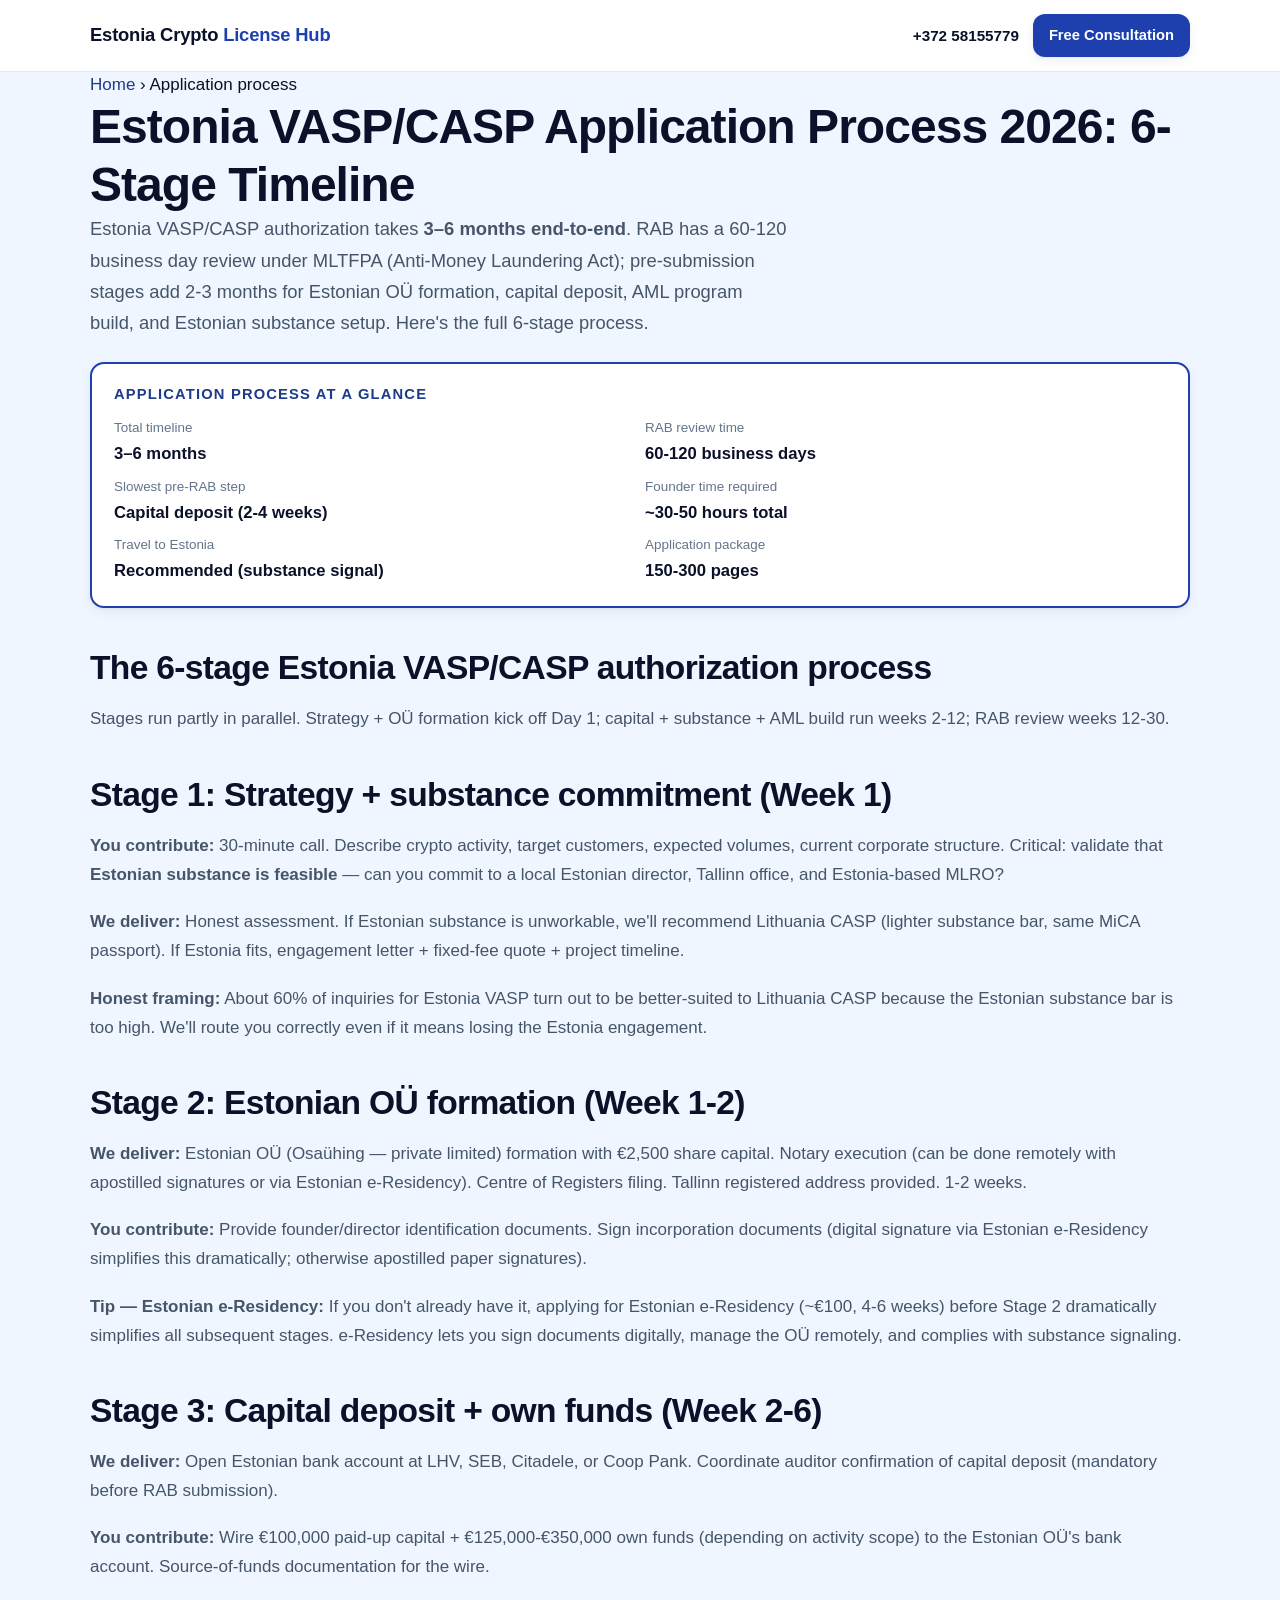
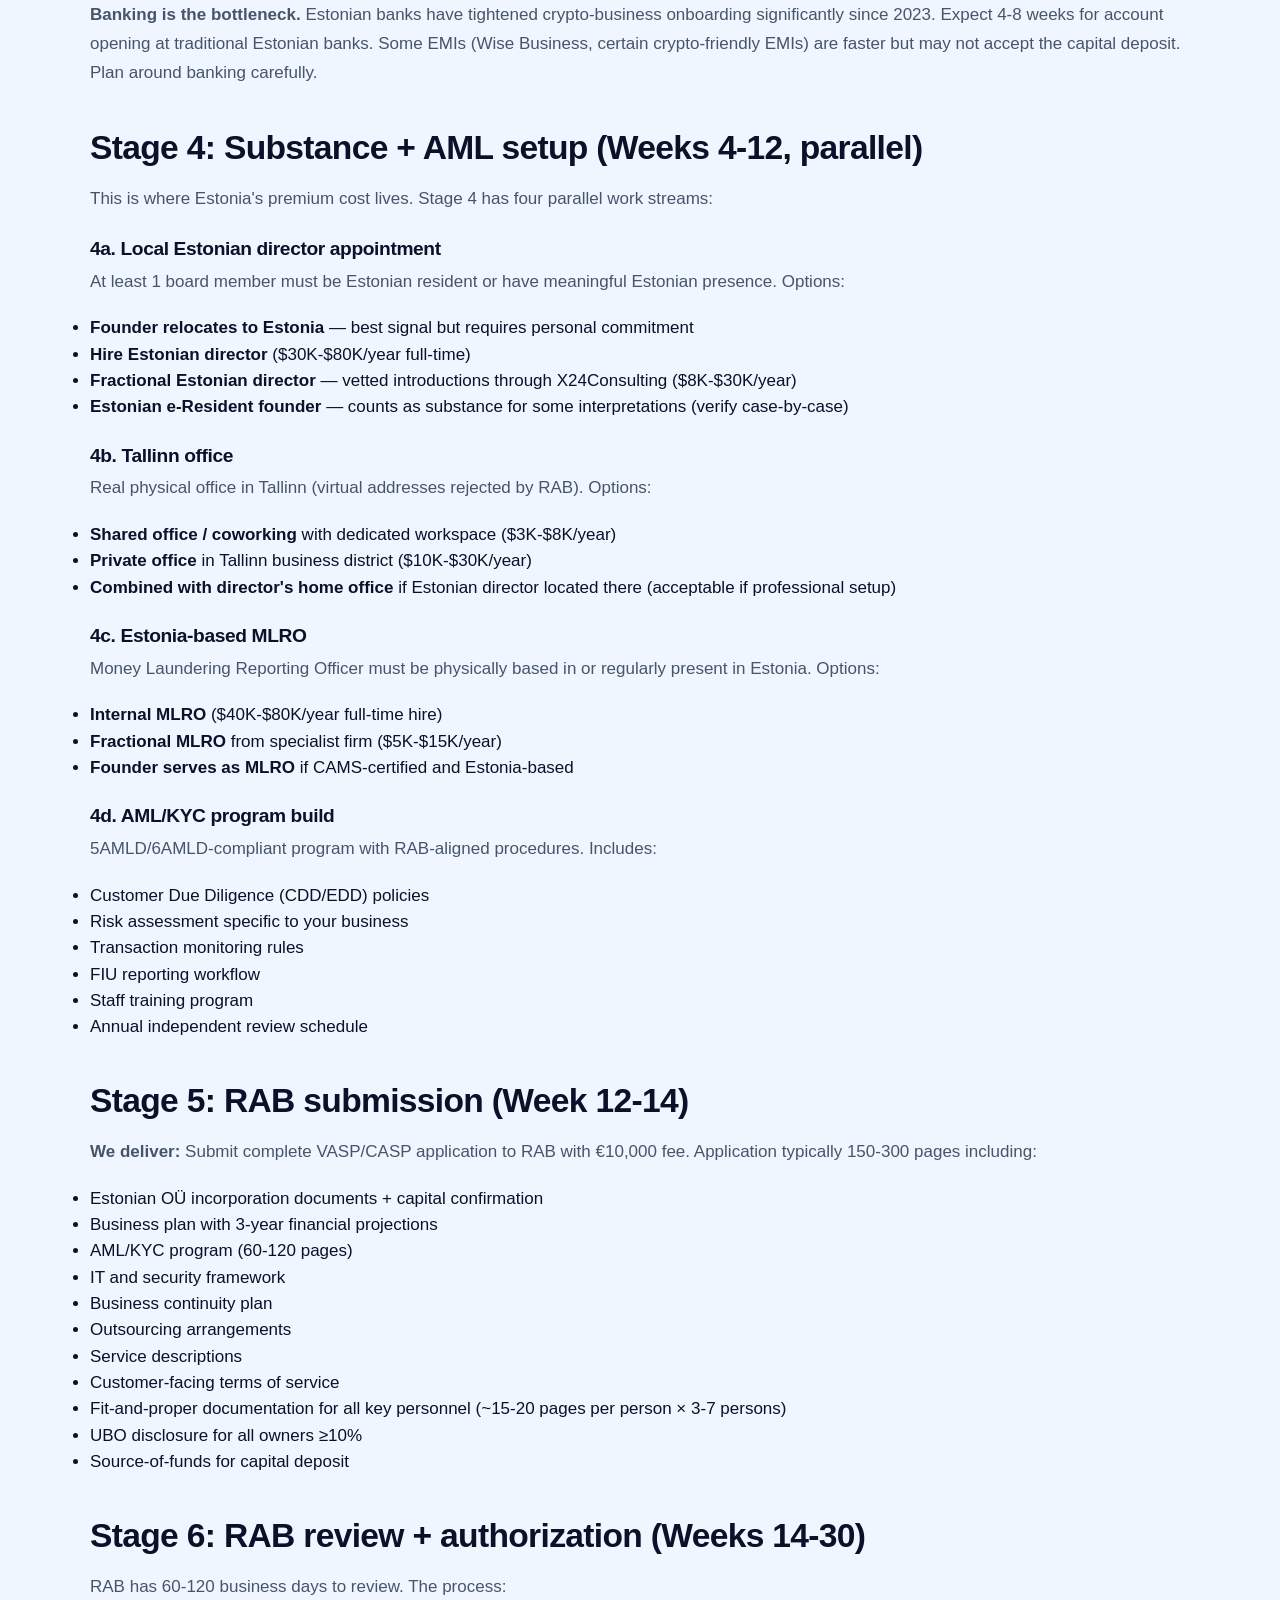
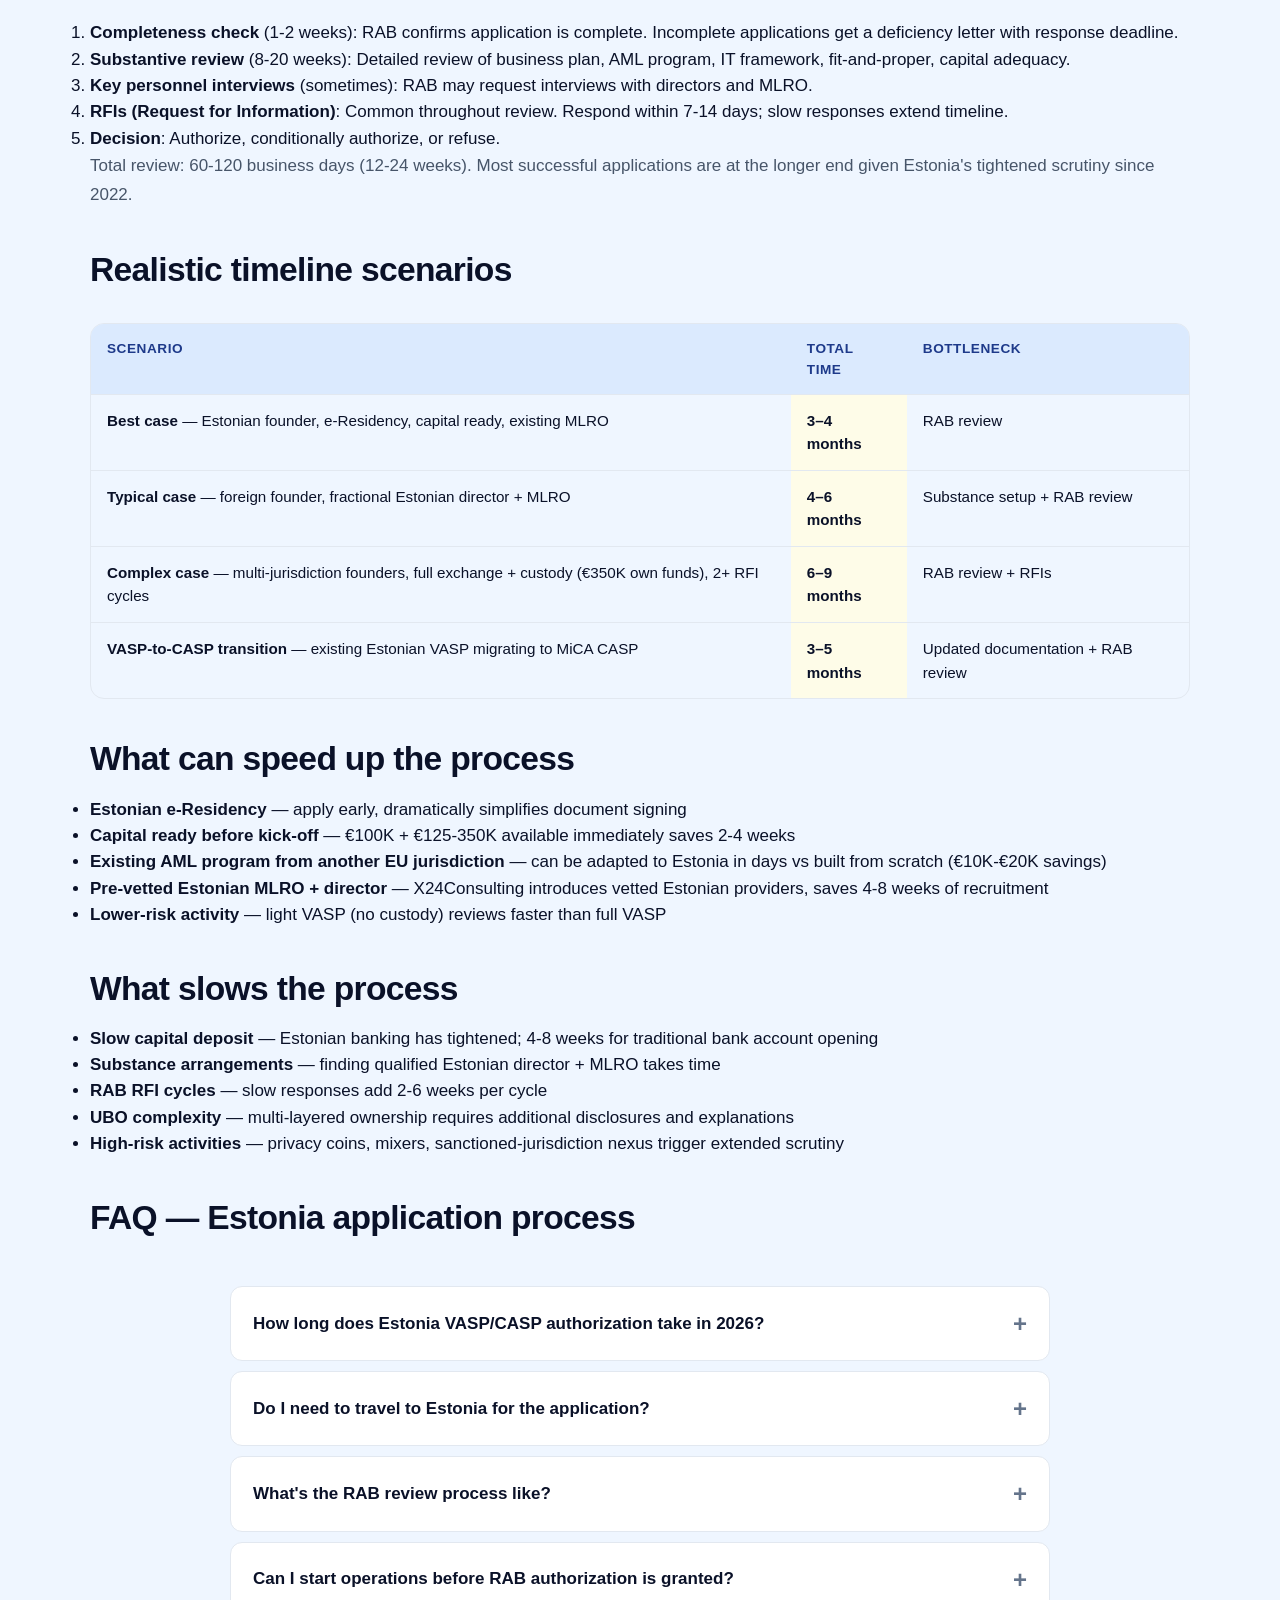
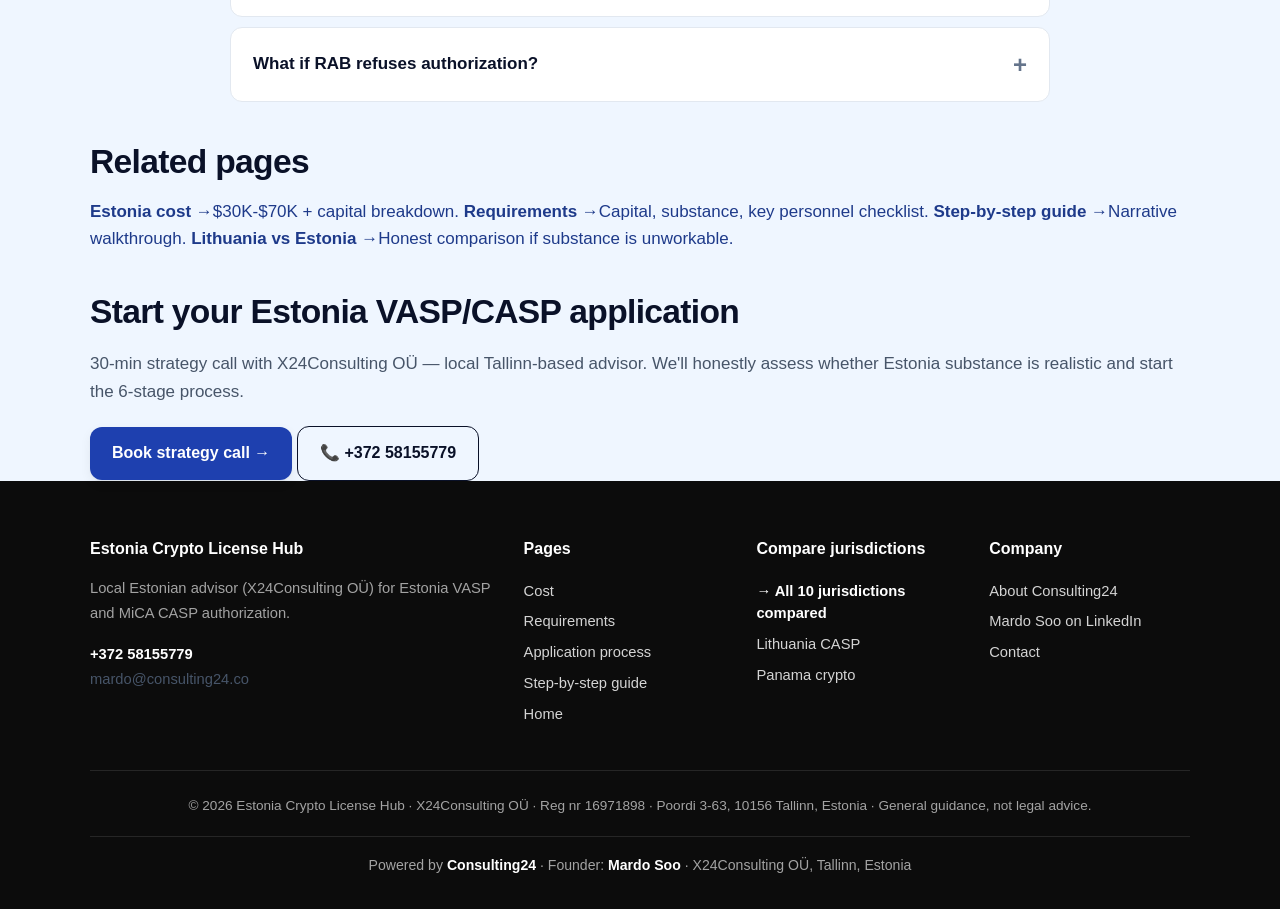
<file: application-process/index.html>
<!DOCTYPE html>
<html lang="en">
<head>
  <meta charset="UTF-8">
  <meta name="viewport" content="width=device-width, initial-scale=1.0">
  <title>Estonia VASP/CASP Application Process 2026: 6-Stage RAB Timeline</title>
  <meta name="description" content="Estonia VASP/CASP application process: OÜ formation, capital deposit, AML program, key personnel onboarding, RAB submission, 60-120 day review. 3-6 month timeline.">
  <meta name="robots" content="index, follow, max-snippet:-1, max-image-preview:large">
  <link rel="canonical" href="https://mardo89.github.io/estonia-vasp-license/application-process/">
  <meta property="og:title" content="Estonia VASP/CASP Application Process 2026">
  <meta property="og:description" content="6-stage process from OÜ formation to RAB authorization. 3-6 months. Local Estonian advisor.">
  <meta property="og:type" content="article">
  <meta property="og:url" content="https://mardo89.github.io/estonia-vasp-license/application-process/">
  <meta property="og:image" content="https://mardo89.github.io/estonia-vasp-license/og-image.jpg">

  <script type="application/ld+json">
  {"@context":"https://schema.org","@graph":[
    {"@type":"BreadcrumbList","itemListElement":[
      {"@type":"ListItem","position":1,"name":"Home","item":"https://mardo89.github.io/estonia-vasp-license/"},
      {"@type":"ListItem","position":2,"name":"Application Process","item":"https://mardo89.github.io/estonia-vasp-license/application-process/"}
    ]},
    {"@type":"HowTo","name":"How to obtain Estonia VASP/CASP authorization in 2026","description":"6-stage process from Estonian OÜ formation to RAB authorization including capital deposit, AML program, substance setup, and 60-120 day RAB review.","totalTime":"P6M","estimatedCost":{"@type":"MonetaryAmount","currency":"USD","value":"30000-70000"},"step":[
      {"@type":"HowToStep","position":1,"name":"Strategy + substance commitment","text":"30-min call to confirm Estonia is the right fit. Validate Estonian substance is feasible (local director, Tallinn office, MLRO)."},
      {"@type":"HowToStep","position":2,"name":"Estonian OÜ formation","text":"Form Estonian OÜ with €2,500 share capital. Notary execution. Centre of Registers filing. 1-2 weeks."},
      {"@type":"HowToStep","position":3,"name":"Capital deposit + own funds","text":"Deposit €100,000 paid-up capital + €125-350K own funds (activity-based). Auditor confirmation. 2-4 weeks."},
      {"@type":"HowToStep","position":4,"name":"Substance + AML setup","text":"Estonian director appointed, Tallinn office secured, Estonia-based MLRO onboarded, AML program built (5AMLD/6AMLD). 4-8 weeks parallel."},
      {"@type":"HowToStep","position":5,"name":"RAB submission","text":"Submit VASP/CASP application to RAB with €10,000 fee. Application typically 150-300 pages including business plan, financials, AML, IT framework, fit-and-proper for all key personnel."},
      {"@type":"HowToStep","position":6,"name":"RAB review + authorization","text":"RAB review takes 60-120 business days under MLTFPA. Authorization granted, OÜ becomes operational VASP/CASP. EU passport activates after CASP transition."}
    ]}
  ]}
  </script>

  <link rel="stylesheet" href="../styles.css">
</head>
<body>

<header class="top">
  <div class="top-inner">
    <a href="/estonia-vasp-license/" class="brand">Estonia Crypto <span>License Hub</span></a>
    <div class="top-cta">
      <a href="tel:+37258155779" class="top-phone">+372 58155779</a>
      <a href="/estonia-vasp-license/#contact" class="btn btn-primary" style="padding:10px 16px;min-height:auto;font-size:.92rem">Free Consultation</a>
    </div>
  </div>
</header>

<div class="wrap">
  <nav class="breadcrumbs"><a href="/estonia-vasp-license/">Home</a> &rsaquo; Application process</nav>
</div>

<article class="wrap">
  <h1>Estonia VASP/CASP Application Process 2026: 6-Stage Timeline</h1>
  <p class="lead">Estonia VASP/CASP authorization takes <strong>3–6 months end-to-end</strong>. RAB has a 60-120 business day review under MLTFPA (Anti-Money Laundering Act); pre-submission stages add 2-3 months for Estonian OÜ formation, capital deposit, AML program build, and Estonian substance setup. Here's the full 6-stage process.</p>

  <aside class="quickfacts" aria-label="Estonia application process summary">
    <h3>Application process at a glance</h3>
    <dl>
      <div><dt>Total timeline</dt><dd>3–6 months</dd></div>
      <div><dt>RAB review time</dt><dd>60-120 business days</dd></div>
      <div><dt>Slowest pre-RAB step</dt><dd>Capital deposit (2-4 weeks)</dd></div>
      <div><dt>Founder time required</dt><dd>~30-50 hours total</dd></div>
      <div><dt>Travel to Estonia</dt><dd>Recommended (substance signal)</dd></div>
      <div><dt>Application package</dt><dd>150-300 pages</dd></div>
    </dl>
  </aside>

  <h2>The 6-stage Estonia VASP/CASP authorization process</h2>
  <p>Stages run partly in parallel. Strategy + OÜ formation kick off Day 1; capital + substance + AML build run weeks 2-12; RAB review weeks 12-30.</p>

  <h2>Stage 1: Strategy + substance commitment (Week 1)</h2>
  <p><strong>You contribute:</strong> 30-minute call. Describe crypto activity, target customers, expected volumes, current corporate structure. Critical: validate that <strong>Estonian substance is feasible</strong> — can you commit to a local Estonian director, Tallinn office, and Estonia-based MLRO?</p>
  <p><strong>We deliver:</strong> Honest assessment. If Estonian substance is unworkable, we'll recommend Lithuania CASP (lighter substance bar, same MiCA passport). If Estonia fits, engagement letter + fixed-fee quote + project timeline.</p>

  <div class="callout">
    <p><strong>Honest framing:</strong> About 60% of inquiries for Estonia VASP turn out to be better-suited to Lithuania CASP because the Estonian substance bar is too high. We'll route you correctly even if it means losing the Estonia engagement.</p>
  </div>

  <h2>Stage 2: Estonian OÜ formation (Week 1-2)</h2>
  <p><strong>We deliver:</strong> Estonian OÜ (Osaühing — private limited) formation with €2,500 share capital. Notary execution (can be done remotely with apostilled signatures or via Estonian e-Residency). Centre of Registers filing. Tallinn registered address provided. 1-2 weeks.</p>
  <p><strong>You contribute:</strong> Provide founder/director identification documents. Sign incorporation documents (digital signature via Estonian e-Residency simplifies this dramatically; otherwise apostilled paper signatures).</p>

  <div class="callout">
    <p><strong>Tip — Estonian e-Residency:</strong> If you don't already have it, applying for Estonian e-Residency (~€100, 4-6 weeks) before Stage 2 dramatically simplifies all subsequent stages. e-Residency lets you sign documents digitally, manage the OÜ remotely, and complies with substance signaling.</p>
  </div>

  <h2>Stage 3: Capital deposit + own funds (Week 2-6)</h2>
  <p><strong>We deliver:</strong> Open Estonian bank account at LHV, SEB, Citadele, or Coop Pank. Coordinate auditor confirmation of capital deposit (mandatory before RAB submission).</p>
  <p><strong>You contribute:</strong> Wire €100,000 paid-up capital + €125,000-€350,000 own funds (depending on activity scope) to the Estonian OÜ's bank account. Source-of-funds documentation for the wire.</p>

  <div class="callout">
    <p><strong>Banking is the bottleneck.</strong> Estonian banks have tightened crypto-business onboarding significantly since 2023. Expect 4-8 weeks for account opening at traditional Estonian banks. Some EMIs (Wise Business, certain crypto-friendly EMIs) are faster but may not accept the capital deposit. Plan around banking carefully.</p>
  </div>

  <h2>Stage 4: Substance + AML setup (Weeks 4-12, parallel)</h2>
  <p>This is where Estonia's premium cost lives. Stage 4 has four parallel work streams:</p>

  <h3>4a. Local Estonian director appointment</h3>
  <p>At least 1 board member must be Estonian resident or have meaningful Estonian presence. Options:</p>
  <ul>
    <li><strong>Founder relocates to Estonia</strong> — best signal but requires personal commitment</li>
    <li><strong>Hire Estonian director</strong> ($30K-$80K/year full-time)</li>
    <li><strong>Fractional Estonian director</strong> — vetted introductions through X24Consulting ($8K-$30K/year)</li>
    <li><strong>Estonian e-Resident founder</strong> — counts as substance for some interpretations (verify case-by-case)</li>
  </ul>

  <h3>4b. Tallinn office</h3>
  <p>Real physical office in Tallinn (virtual addresses rejected by RAB). Options:</p>
  <ul>
    <li><strong>Shared office / coworking</strong> with dedicated workspace ($3K-$8K/year)</li>
    <li><strong>Private office</strong> in Tallinn business district ($10K-$30K/year)</li>
    <li><strong>Combined with director's home office</strong> if Estonian director located there (acceptable if professional setup)</li>
  </ul>

  <h3>4c. Estonia-based MLRO</h3>
  <p>Money Laundering Reporting Officer must be physically based in or regularly present in Estonia. Options:</p>
  <ul>
    <li><strong>Internal MLRO</strong> ($40K-$80K/year full-time hire)</li>
    <li><strong>Fractional MLRO</strong> from specialist firm ($5K-$15K/year)</li>
    <li><strong>Founder serves as MLRO</strong> if CAMS-certified and Estonia-based</li>
  </ul>

  <h3>4d. AML/KYC program build</h3>
  <p>5AMLD/6AMLD-compliant program with RAB-aligned procedures. Includes:</p>
  <ul>
    <li>Customer Due Diligence (CDD/EDD) policies</li>
    <li>Risk assessment specific to your business</li>
    <li>Transaction monitoring rules</li>
    <li>FIU reporting workflow</li>
    <li>Staff training program</li>
    <li>Annual independent review schedule</li>
  </ul>

  <h2>Stage 5: RAB submission (Week 12-14)</h2>
  <p><strong>We deliver:</strong> Submit complete VASP/CASP application to RAB with €10,000 fee. Application typically 150-300 pages including:</p>
  <ul>
    <li>Estonian OÜ incorporation documents + capital confirmation</li>
    <li>Business plan with 3-year financial projections</li>
    <li>AML/KYC program (60-120 pages)</li>
    <li>IT and security framework</li>
    <li>Business continuity plan</li>
    <li>Outsourcing arrangements</li>
    <li>Service descriptions</li>
    <li>Customer-facing terms of service</li>
    <li>Fit-and-proper documentation for all key personnel (~15-20 pages per person × 3-7 persons)</li>
    <li>UBO disclosure for all owners ≥10%</li>
    <li>Source-of-funds for capital deposit</li>
  </ul>

  <h2>Stage 6: RAB review + authorization (Weeks 14-30)</h2>
  <p>RAB has 60-120 business days to review. The process:</p>
  <ol>
    <li><strong>Completeness check</strong> (1-2 weeks): RAB confirms application is complete. Incomplete applications get a deficiency letter with response deadline.</li>
    <li><strong>Substantive review</strong> (8-20 weeks): Detailed review of business plan, AML program, IT framework, fit-and-proper, capital adequacy.</li>
    <li><strong>Key personnel interviews</strong> (sometimes): RAB may request interviews with directors and MLRO.</li>
    <li><strong>RFIs (Request for Information)</strong>: Common throughout review. Respond within 7-14 days; slow responses extend timeline.</li>
    <li><strong>Decision</strong>: Authorize, conditionally authorize, or refuse.</li>
  </ol>

  <p>Total review: 60-120 business days (12-24 weeks). Most successful applications are at the longer end given Estonia's tightened scrutiny since 2022.</p>

  <h2>Realistic timeline scenarios</h2>

  <div class="t-wrap">
    <table>
      <thead>
        <tr><th>Scenario</th><th>Total time</th><th>Bottleneck</th></tr>
      </thead>
      <tbody>
        <tr><td><strong>Best case</strong> — Estonian founder, e-Residency, capital ready, existing MLRO</td><td class="hl">3–4 months</td><td>RAB review</td></tr>
        <tr><td><strong>Typical case</strong> — foreign founder, fractional Estonian director + MLRO</td><td class="hl">4–6 months</td><td>Substance setup + RAB review</td></tr>
        <tr><td><strong>Complex case</strong> — multi-jurisdiction founders, full exchange + custody (€350K own funds), 2+ RFI cycles</td><td class="hl">6–9 months</td><td>RAB review + RFIs</td></tr>
        <tr><td><strong>VASP-to-CASP transition</strong> — existing Estonian VASP migrating to MiCA CASP</td><td class="hl">3–5 months</td><td>Updated documentation + RAB review</td></tr>
      </tbody>
    </table>
  </div>

  <h2>What can speed up the process</h2>
  <ul>
    <li><strong>Estonian e-Residency</strong> — apply early, dramatically simplifies document signing</li>
    <li><strong>Capital ready before kick-off</strong> — €100K + €125-350K available immediately saves 2-4 weeks</li>
    <li><strong>Existing AML program from another EU jurisdiction</strong> — can be adapted to Estonia in days vs built from scratch (€10K-€20K savings)</li>
    <li><strong>Pre-vetted Estonian MLRO + director</strong> — X24Consulting introduces vetted Estonian providers, saves 4-8 weeks of recruitment</li>
    <li><strong>Lower-risk activity</strong> — light VASP (no custody) reviews faster than full VASP</li>
  </ul>

  <h2>What slows the process</h2>
  <ul>
    <li><strong>Slow capital deposit</strong> — Estonian banking has tightened; 4-8 weeks for traditional bank account opening</li>
    <li><strong>Substance arrangements</strong> — finding qualified Estonian director + MLRO takes time</li>
    <li><strong>RAB RFI cycles</strong> — slow responses add 2-6 weeks per cycle</li>
    <li><strong>UBO complexity</strong> — multi-layered ownership requires additional disclosures and explanations</li>
    <li><strong>High-risk activities</strong> — privacy coins, mixers, sanctioned-jurisdiction nexus trigger extended scrutiny</li>
  </ul>

  <h2>FAQ — Estonia application process</h2>

  <div class="faq">
    <details>
      <summary>How long does Estonia VASP/CASP authorization take in 2026?</summary>
      <p><strong>3-6 months end-to-end.</strong> Pre-submission stages (OÜ formation, capital deposit, AML program, substance setup) take 2-3 months. RAB review takes 60-120 business days (12-24 weeks). Best case: 3-4 months for Estonian founders with e-Residency and capital ready. Typical: 4-6 months for foreign founders. Complex/full-exchange: 6-9 months.</p>
    </details>
    <details>
      <summary>Do I need to travel to Estonia for the application?</summary>
      <p><strong>Not strictly required</strong> for the application itself, but recommended as a substance signal. Document signing can be done via Estonian e-Residency (digital signing) or apostilled paper signatures. RAB may request key personnel interviews — these can be done by video. Most successful CASP holders eventually establish some Estonian presence (MLRO, operations staff, occasional in-person meetings) for substance reasons.</p>
    </details>
    <details>
      <summary>What's the RAB review process like?</summary>
      <p>RAB reviews under MLTFPA: completeness check (1-2 weeks) → substantive review (8-20 weeks) → key personnel interviews (sometimes) → decision. RFIs (Request for Information) are common throughout. Total review: 60-120 business days. Most successful applications are at the longer end given Estonia's tightened scrutiny since 2022.</p>
    </details>
    <details>
      <summary>Can I start operations before RAB authorization is granted?</summary>
      <p><strong>No.</strong> Estonian VASP/CASP services to clients require RAB authorization first. Operating without authorization triggers RAB enforcement. You CAN operate from another jurisdiction during the wait (e.g., Panama or Canada MSB for non-EU customers), and use the wait period to build technology, recruit, and prepare for launch.</p>
    </details>
    <details>
      <summary>What if RAB refuses authorization?</summary>
      <p>If RAB refuses, you receive a written decision with reasons. You can appeal to the Tallinn Administrative Court within 30 days, or address the deficiencies and re-apply. Most refusals can be addressed with corrected documentation or improved substance. Common refusal reasons: insufficient AML program detail, key personnel failing fit-and-proper, inadequate Estonian substance, capital concerns. Better to invest in a high-quality first application than to expect to refile.</p>
    </details>
  </div>

  <h2>Related pages</h2>
  <div class="related">
    <a href="/estonia-vasp-license/cost/"><strong>Estonia cost →</strong><span>$30K-$70K + capital breakdown.</span></a>
    <a href="/estonia-vasp-license/requirements/"><strong>Requirements →</strong><span>Capital, substance, key personnel checklist.</span></a>
    <a href="/estonia-vasp-license/blog/step-by-step-guide-2026/"><strong>Step-by-step guide →</strong><span>Narrative walkthrough.</span></a>
    <a href="https://mardo89.github.io/lithuania-vasp-license/vs-estonia/"><strong>Lithuania vs Estonia →</strong><span>Honest comparison if substance is unworkable.</span></a>
  </div>

  <div class="cta-card">
    <h2>Start your Estonia VASP/CASP application</h2>
    <p>30-min strategy call with X24Consulting OÜ — local Tallinn-based advisor. We'll honestly assess whether Estonia substance is realistic and start the 6-stage process.</p>
    <a href="/estonia-vasp-license/#contact" class="btn btn-primary">Book strategy call →</a>
    <a href="tel:+37258155779" class="btn btn-ghost">📞 +372 58155779</a>
  </div>
</article>

<footer>
  <div class="wrap">
    <div class="foot-grid">
      <div>
        <h4>Estonia Crypto License Hub</h4>
        <p style="color:#a3a3a3">Local Estonian advisor (X24Consulting OÜ) for Estonia VASP and MiCA CASP authorization.</p>
        <p style="margin-top:14px"><strong style="color:#fff">+372 58155779</strong><br>mardo@consulting24.co</p>
      </div>
      <div>
        <h4>Pages</h4>
        <a href="/estonia-vasp-license/cost/">Cost</a>
        <a href="/estonia-vasp-license/requirements/">Requirements</a>
        <a href="/estonia-vasp-license/application-process/">Application process</a>
        <a href="/estonia-vasp-license/blog/step-by-step-guide-2026/">Step-by-step guide</a>
        <a href="/estonia-vasp-license/">Home</a>
      </div>
      <div>
        <h4>Compare jurisdictions</h4>
        <a href="https://mardo89.github.io/crypto-license-navigator/" style="color:#fff;font-weight:700">→ All 10 jurisdictions compared</a>
        <a href="https://mardo89.github.io/lithuania-vasp-license/">Lithuania CASP</a>
        <a href="https://mardo89.github.io/panama-crypto-license/">Panama crypto</a>
      </div>
      <div>
        <h4>Company</h4>
        <a href="https://consulting24.co/">About Consulting24</a>
        <a href="https://www.linkedin.com/in/mardo-s-00a05ab0/">Mardo Soo on LinkedIn</a>
        <a href="/estonia-vasp-license/#contact">Contact</a>
      </div>
    </div>
    <div class="foot-bottom">© 2026 Estonia Crypto License Hub · X24Consulting OÜ · Reg nr 16971898 · Poordi 3-63, 10156 Tallinn, Estonia · General guidance, not legal advice.</div>
    <div class="powered">Powered by <a href="https://consulting24.co/">Consulting24</a> · Founder: <a href="https://www.linkedin.com/in/mardo-s-00a05ab0/">Mardo Soo</a> · X24Consulting OÜ, Tallinn, Estonia</div>
  </div>
</footer>

<div class="sticky-bar">
  <a href="tel:+37258155779" class="btn btn-secondary" style="background:var(--ink)">📞 Call</a>
  <a href="/estonia-vasp-license/#contact" class="btn btn-primary">Free consultation</a>
</div>

</body>
</html>
</file>
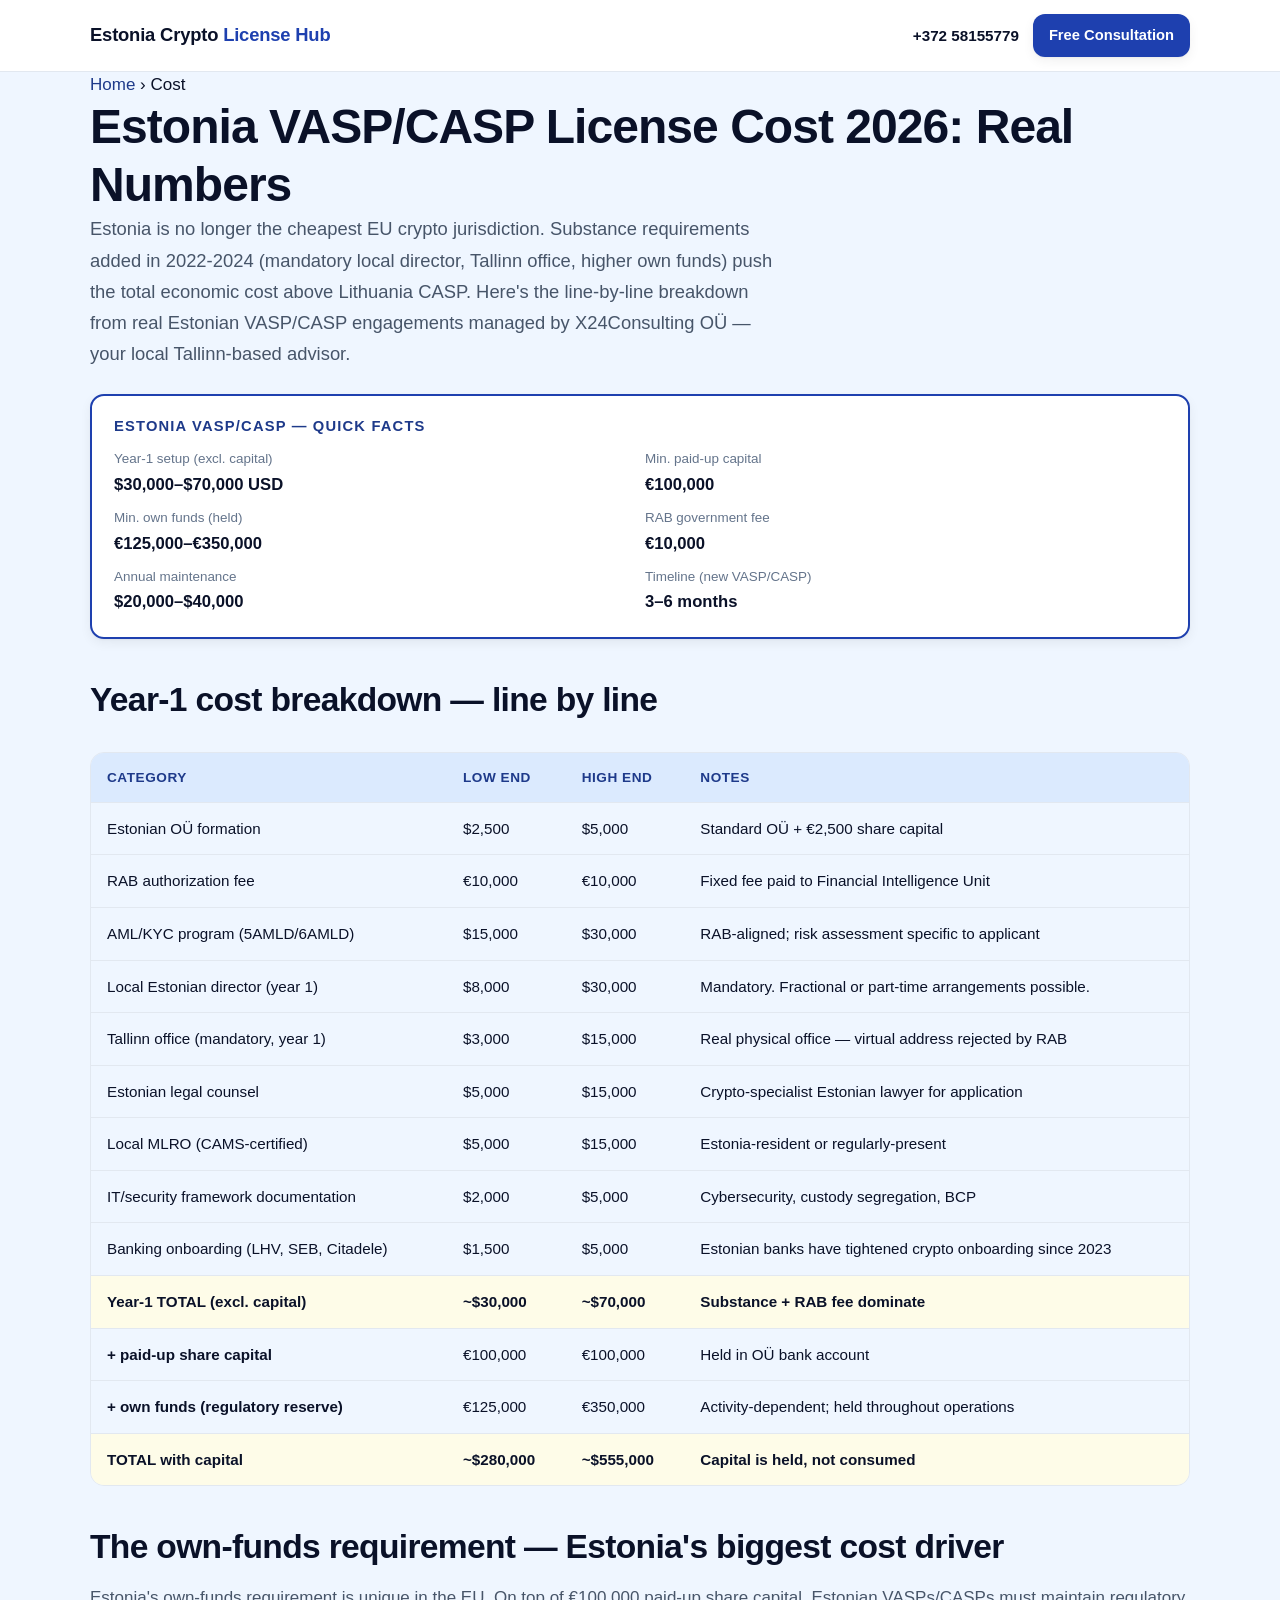
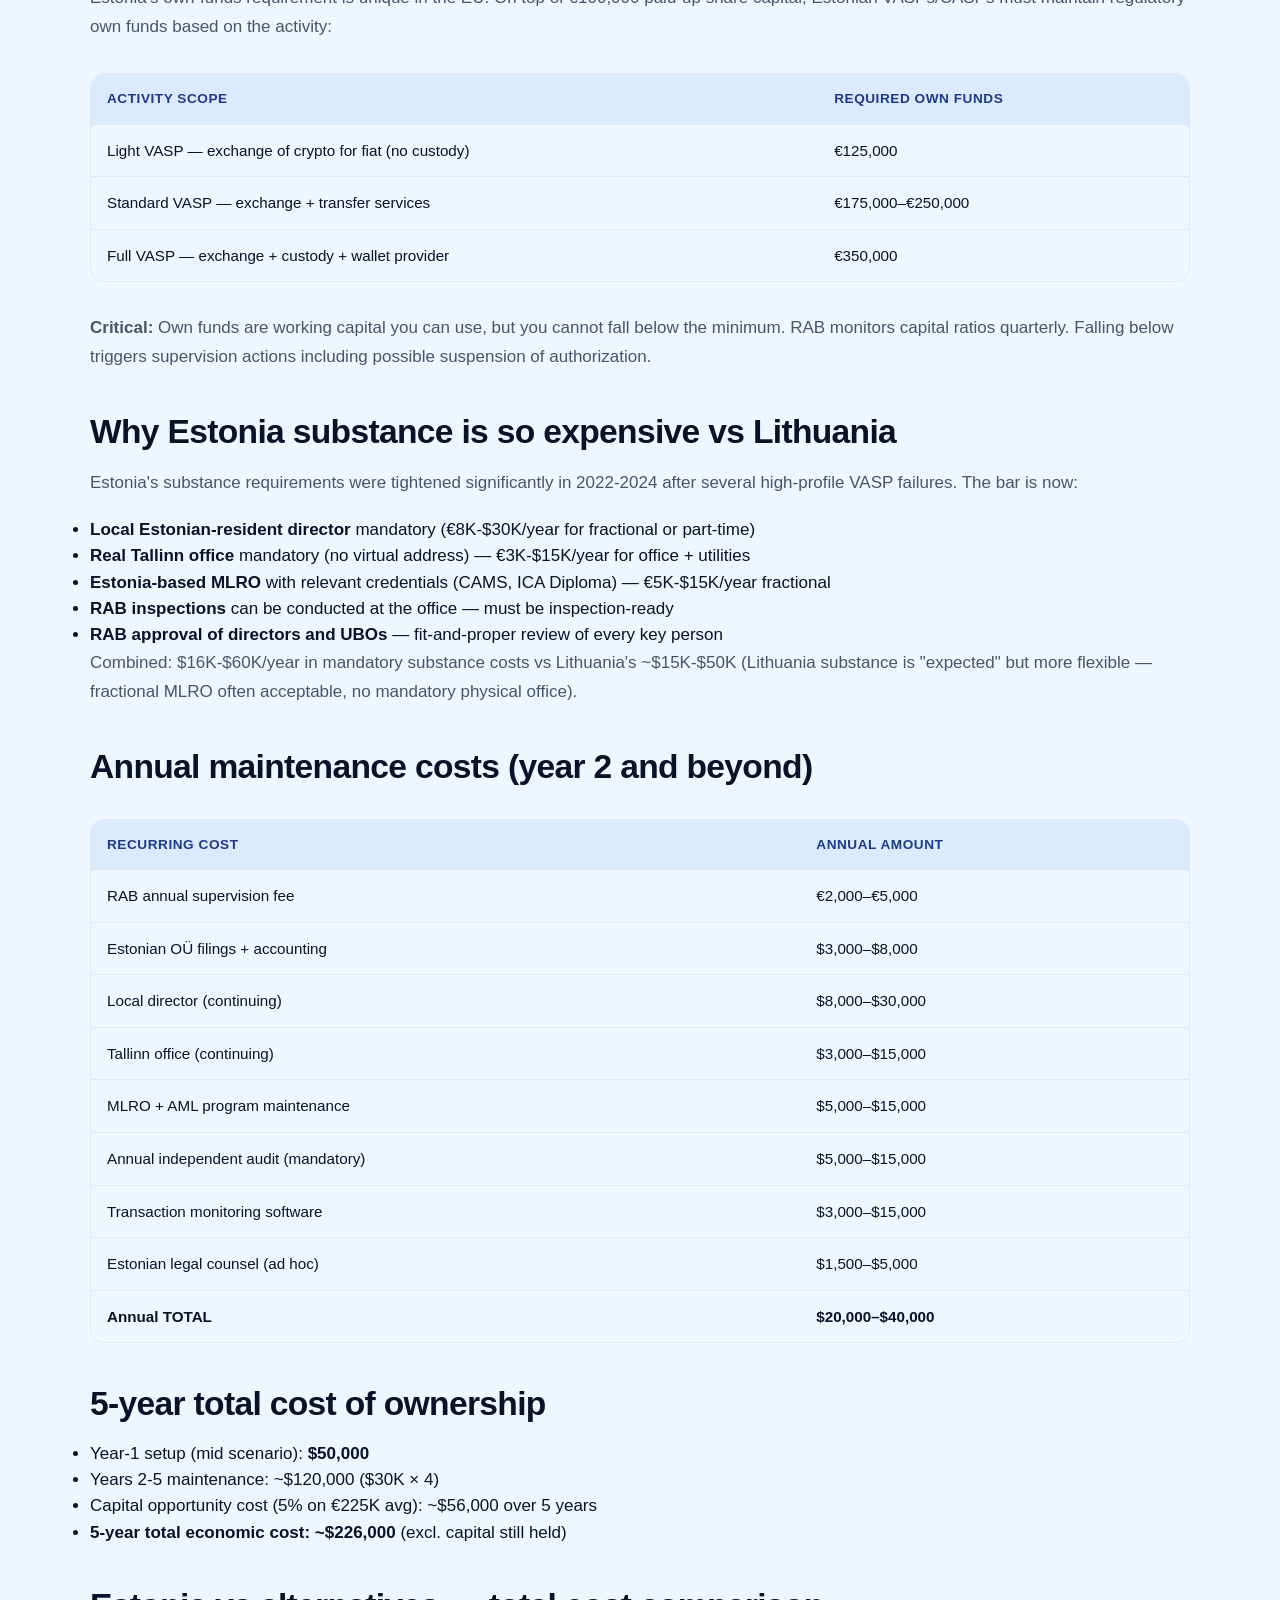
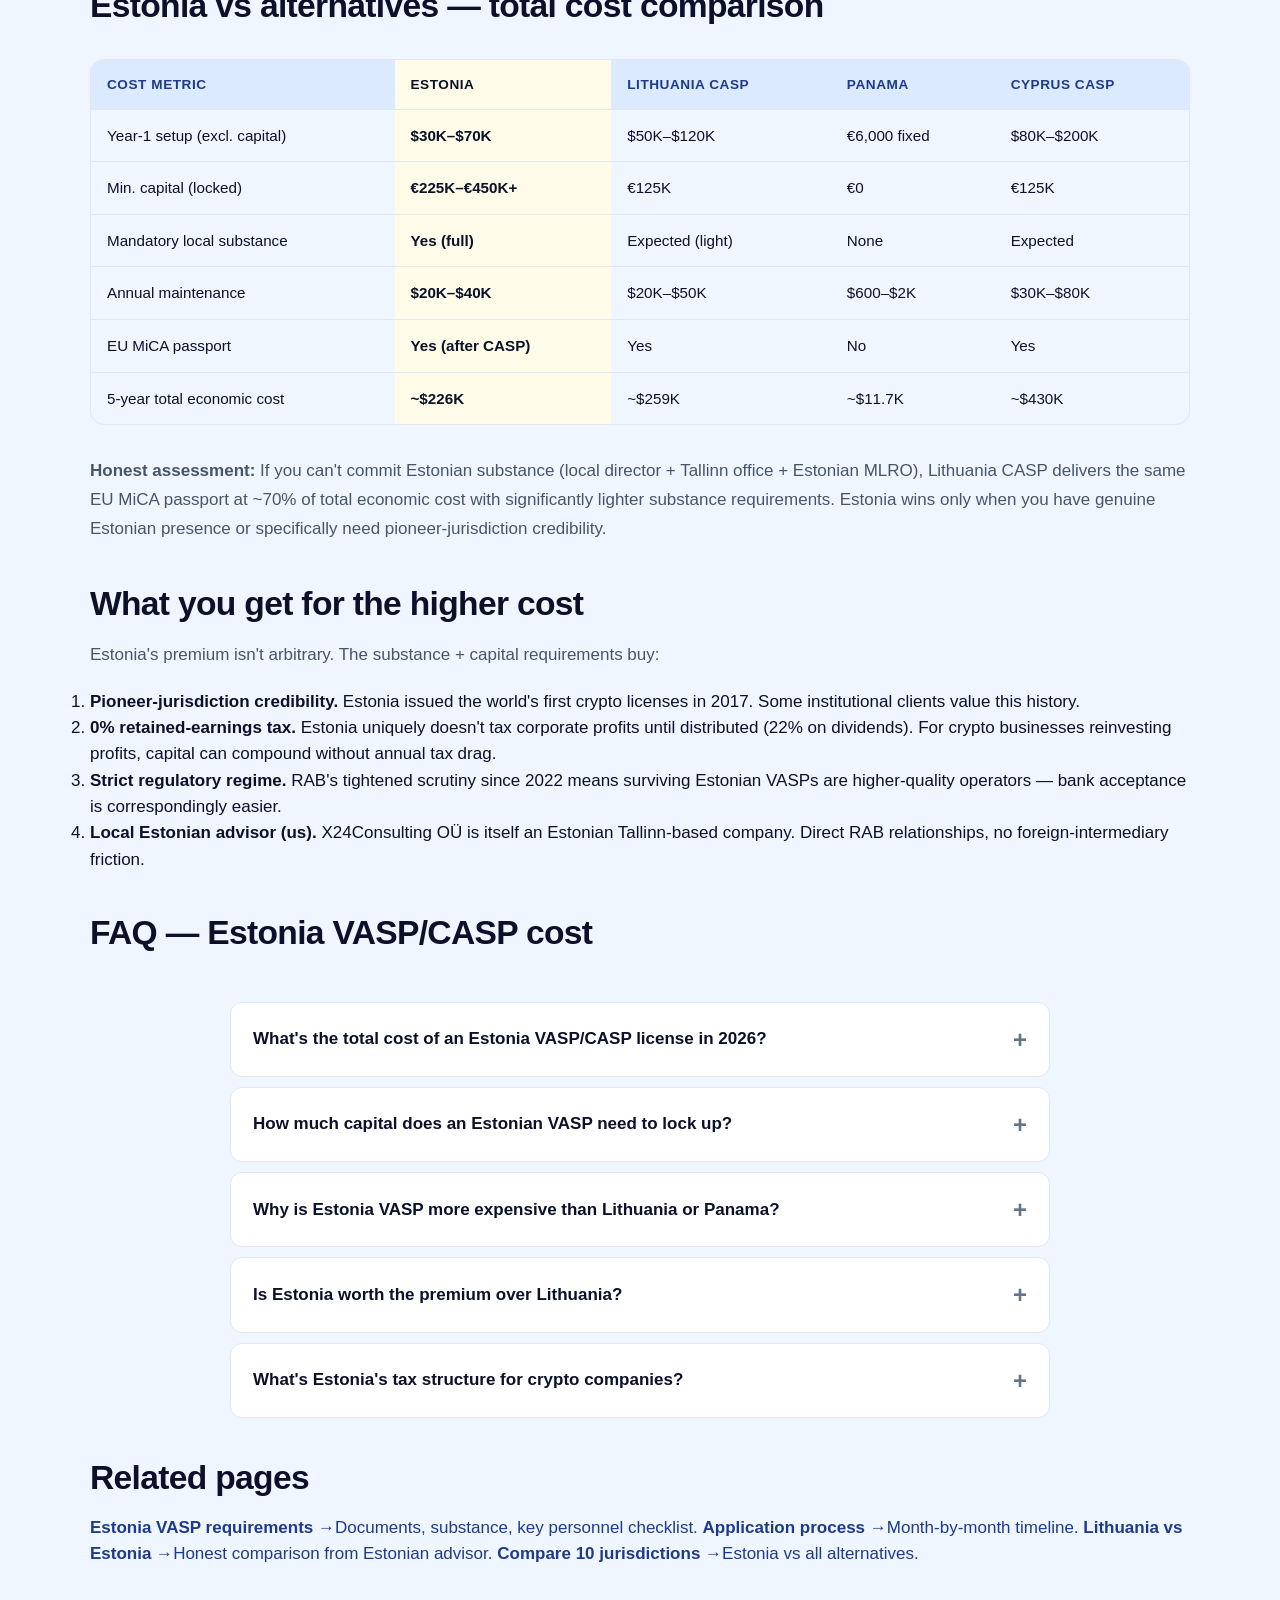
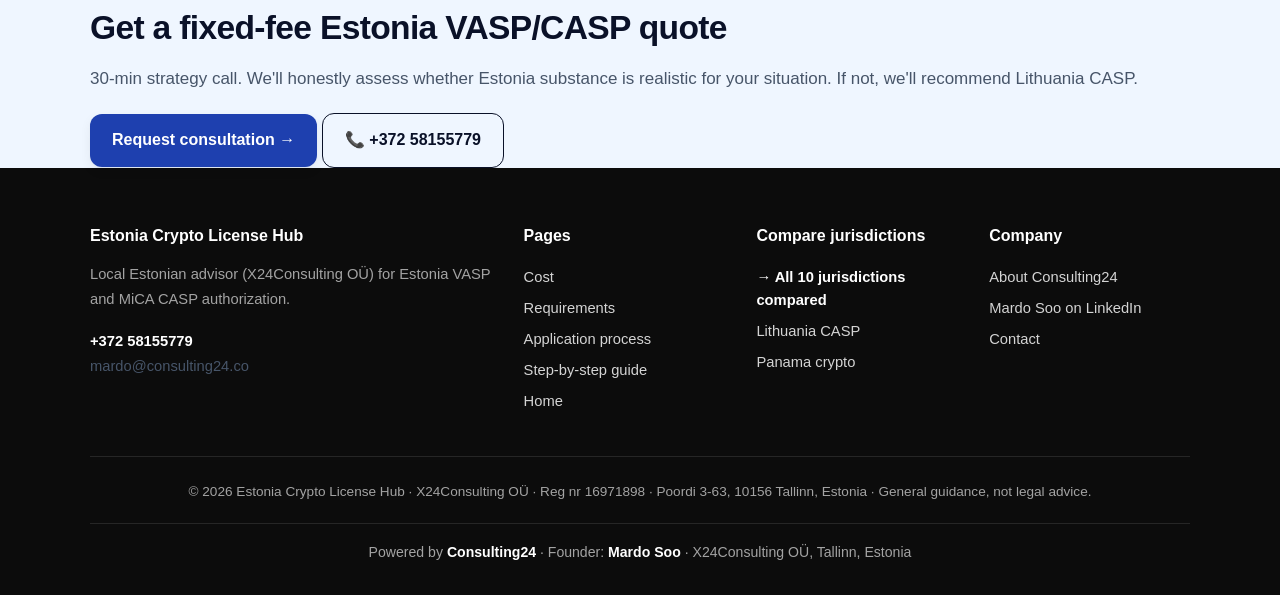
<file: cost/index.html>
<!DOCTYPE html>
<html lang="en">
<head>
  <meta charset="UTF-8">
  <meta name="viewport" content="width=device-width, initial-scale=1.0">
  <title>Estonia VASP/CASP License Cost 2026: $30K–$70K + €225K Capital</title>
  <meta name="description" content="Detailed Estonia VASP/CASP cost breakdown 2026: €10K RAB fee, €100K paid-up + €125K-€350K own funds, $30K-$70K setup. Local director + office mandatory. Real engagement numbers.">
  <meta name="robots" content="index, follow, max-snippet:-1, max-image-preview:large">
  <link rel="canonical" href="https://mardo89.github.io/estonia-vasp-license/cost/">
  <meta property="og:title" content="Estonia VASP/CASP License Cost 2026">
  <meta property="og:description" content="$30K-$70K setup + €100K paid-up + €125-350K own funds. By X24Consulting OÜ — local Estonian advisor.">
  <meta property="og:type" content="article">
  <meta property="og:url" content="https://mardo89.github.io/estonia-vasp-license/cost/">
  <meta property="og:image" content="https://mardo89.github.io/estonia-vasp-license/og-image.jpg">

  <script type="application/ld+json">
  {"@context":"https://schema.org","@graph":[
    {"@type":"BreadcrumbList","itemListElement":[
      {"@type":"ListItem","position":1,"name":"Home","item":"https://mardo89.github.io/estonia-vasp-license/"},
      {"@type":"ListItem","position":2,"name":"Cost","item":"https://mardo89.github.io/estonia-vasp-license/cost/"}
    ]},
    {"@type":"Article","headline":"Estonia VASP/CASP License Cost 2026: $30K–$70K + €225K Capital","author":{"@type":"Organization","name":"Estonia Crypto License Hub"},"publisher":{"@type":"Organization","name":"Consulting24","url":"https://consulting24.co/"},"datePublished":"2026-05-10","dateModified":"2026-05-10"},
    {"@type":"FAQPage","mainEntity":[
      {"@type":"Question","name":"What's the total cost of an Estonia VASP/CASP license in 2026?","acceptedAnswer":{"@type":"Answer","text":"Year-1 setup: $30,000-$70,000 USD (excluding capital). Includes €10,000 RAB application fee, €15,000-€30,000 AML/KYC program, $10,000-$30,000 local director + Tallinn office substance, $5,000-$15,000 Estonian legal counsel. PLUS €100,000 paid-up capital and €125,000-€350,000 own funds (held throughout operations, activity-dependent). Annual maintenance: $20,000-$40,000."}},
      {"@type":"Question","name":"How much capital does an Estonian VASP need to lock up?","acceptedAnswer":{"@type":"Answer","text":"€100,000 paid-up share capital PLUS €125,000-€350,000 own funds depending on activity scope. Light activities (advisory, basic exchange) require €125K own funds; full exchange + custody requires €350K. Capital is held — not consumed — but cannot be deployed elsewhere. Total locked capital: €225,000-€450,000+."}},
      {"@type":"Question","name":"Why is Estonia VASP more expensive than Lithuania or Panama?","acceptedAnswer":{"@type":"Answer","text":"Estonia raised substance requirements significantly in 2022-2024 after high-profile failures: mandatory local Estonian-resident director, mandatory physical Tallinn office (no virtual address), RAB approval of all directors and UBOs, higher own-funds requirements (€125K-€350K vs Lithuania's standard €125K). The substance + capital combination makes Estonia ~2-3x more expensive than Lithuania despite similar EU MiCA passporting outcome."}}
    ]}
  ]}
  </script>

  <link rel="stylesheet" href="../styles.css">
</head>
<body>

<header class="top">
  <div class="top-inner">
    <a href="/estonia-vasp-license/" class="brand">Estonia Crypto <span>License Hub</span></a>
    <div class="top-cta">
      <a href="tel:+37258155779" class="top-phone">+372 58155779</a>
      <a href="/estonia-vasp-license/#contact" class="btn btn-primary" style="padding:10px 16px;min-height:auto;font-size:.92rem">Free Consultation</a>
    </div>
  </div>
</header>

<div class="wrap">
  <nav class="breadcrumbs"><a href="/estonia-vasp-license/">Home</a> &rsaquo; Cost</nav>
</div>

<article class="wrap">
  <h1>Estonia VASP/CASP License Cost 2026: Real Numbers</h1>
  <p class="lead">Estonia is no longer the cheapest EU crypto jurisdiction. Substance requirements added in 2022-2024 (mandatory local director, Tallinn office, higher own funds) push the total economic cost above Lithuania CASP. Here's the line-by-line breakdown from real Estonian VASP/CASP engagements managed by X24Consulting OÜ — your local Tallinn-based advisor.</p>

  <aside class="quickfacts" aria-label="Estonia VASP cost summary">
    <h3>Estonia VASP/CASP — quick facts</h3>
    <dl>
      <div><dt>Year-1 setup (excl. capital)</dt><dd>$30,000–$70,000 USD</dd></div>
      <div><dt>Min. paid-up capital</dt><dd>€100,000</dd></div>
      <div><dt>Min. own funds (held)</dt><dd>€125,000–€350,000</dd></div>
      <div><dt>RAB government fee</dt><dd>€10,000</dd></div>
      <div><dt>Annual maintenance</dt><dd>$20,000–$40,000</dd></div>
      <div><dt>Timeline (new VASP/CASP)</dt><dd>3–6 months</dd></div>
    </dl>
  </aside>

  <h2>Year-1 cost breakdown — line by line</h2>

  <div class="t-wrap">
    <table>
      <thead>
        <tr><th>Category</th><th>Low end</th><th>High end</th><th>Notes</th></tr>
      </thead>
      <tbody>
        <tr><td>Estonian OÜ formation</td><td>$2,500</td><td>$5,000</td><td>Standard OÜ + €2,500 share capital</td></tr>
        <tr><td>RAB authorization fee</td><td>€10,000</td><td>€10,000</td><td>Fixed fee paid to Financial Intelligence Unit</td></tr>
        <tr><td>AML/KYC program (5AMLD/6AMLD)</td><td>$15,000</td><td>$30,000</td><td>RAB-aligned; risk assessment specific to applicant</td></tr>
        <tr><td>Local Estonian director (year 1)</td><td>$8,000</td><td>$30,000</td><td>Mandatory. Fractional or part-time arrangements possible.</td></tr>
        <tr><td>Tallinn office (mandatory, year 1)</td><td>$3,000</td><td>$15,000</td><td>Real physical office — virtual address rejected by RAB</td></tr>
        <tr><td>Estonian legal counsel</td><td>$5,000</td><td>$15,000</td><td>Crypto-specialist Estonian lawyer for application</td></tr>
        <tr><td>Local MLRO (CAMS-certified)</td><td>$5,000</td><td>$15,000</td><td>Estonia-resident or regularly-present</td></tr>
        <tr><td>IT/security framework documentation</td><td>$2,000</td><td>$5,000</td><td>Cybersecurity, custody segregation, BCP</td></tr>
        <tr><td>Banking onboarding (LHV, SEB, Citadele)</td><td>$1,500</td><td>$5,000</td><td>Estonian banks have tightened crypto onboarding since 2023</td></tr>
        <tr><td class="hl"><strong>Year-1 TOTAL (excl. capital)</strong></td><td class="hl">~$30,000</td><td class="hl">~$70,000</td><td class="hl">Substance + RAB fee dominate</td></tr>
        <tr><td><strong>+ paid-up share capital</strong></td><td>€100,000</td><td>€100,000</td><td>Held in OÜ bank account</td></tr>
        <tr><td><strong>+ own funds (regulatory reserve)</strong></td><td>€125,000</td><td>€350,000</td><td>Activity-dependent; held throughout operations</td></tr>
        <tr><td class="hl"><strong>TOTAL with capital</strong></td><td class="hl">~$280,000</td><td class="hl">~$555,000</td><td class="hl">Capital is held, not consumed</td></tr>
      </tbody>
    </table>
  </div>

  <h2>The own-funds requirement — Estonia's biggest cost driver</h2>
  <p>Estonia's own-funds requirement is unique in the EU. On top of €100,000 paid-up share capital, Estonian VASPs/CASPs must maintain regulatory own funds based on the activity:</p>

  <div class="t-wrap">
    <table>
      <thead>
        <tr><th>Activity scope</th><th>Required own funds</th></tr>
      </thead>
      <tbody>
        <tr><td>Light VASP — exchange of crypto for fiat (no custody)</td><td>€125,000</td></tr>
        <tr><td>Standard VASP — exchange + transfer services</td><td>€175,000–€250,000</td></tr>
        <tr><td>Full VASP — exchange + custody + wallet provider</td><td>€350,000</td></tr>
      </tbody>
    </table>
  </div>

  <p><strong>Critical:</strong> Own funds are working capital you can use, but you cannot fall below the minimum. RAB monitors capital ratios quarterly. Falling below triggers supervision actions including possible suspension of authorization.</p>

  <h2>Why Estonia substance is so expensive vs Lithuania</h2>
  <p>Estonia's substance requirements were tightened significantly in 2022-2024 after several high-profile VASP failures. The bar is now:</p>
  <ul>
    <li><strong>Local Estonian-resident director</strong> mandatory (€8K-$30K/year for fractional or part-time)</li>
    <li><strong>Real Tallinn office</strong> mandatory (no virtual address) — €3K-$15K/year for office + utilities</li>
    <li><strong>Estonia-based MLRO</strong> with relevant credentials (CAMS, ICA Diploma) — €5K-$15K/year fractional</li>
    <li><strong>RAB inspections</strong> can be conducted at the office — must be inspection-ready</li>
    <li><strong>RAB approval of directors and UBOs</strong> — fit-and-proper review of every key person</li>
  </ul>
  <p>Combined: $16K-$60K/year in mandatory substance costs vs Lithuania's ~$15K-$50K (Lithuania substance is "expected" but more flexible — fractional MLRO often acceptable, no mandatory physical office).</p>

  <h2>Annual maintenance costs (year 2 and beyond)</h2>

  <div class="t-wrap">
    <table>
      <thead>
        <tr><th>Recurring cost</th><th>Annual amount</th></tr>
      </thead>
      <tbody>
        <tr><td>RAB annual supervision fee</td><td>€2,000–€5,000</td></tr>
        <tr><td>Estonian OÜ filings + accounting</td><td>$3,000–$8,000</td></tr>
        <tr><td>Local director (continuing)</td><td>$8,000–$30,000</td></tr>
        <tr><td>Tallinn office (continuing)</td><td>$3,000–$15,000</td></tr>
        <tr><td>MLRO + AML program maintenance</td><td>$5,000–$15,000</td></tr>
        <tr><td>Annual independent audit (mandatory)</td><td>$5,000–$15,000</td></tr>
        <tr><td>Transaction monitoring software</td><td>$3,000–$15,000</td></tr>
        <tr><td>Estonian legal counsel (ad hoc)</td><td>$1,500–$5,000</td></tr>
        <tr><td><strong>Annual TOTAL</strong></td><td><strong>$20,000–$40,000</strong></td></tr>
      </tbody>
    </table>
  </div>

  <h2>5-year total cost of ownership</h2>
  <ul>
    <li>Year-1 setup (mid scenario): <strong>$50,000</strong></li>
    <li>Years 2-5 maintenance: ~$120,000 ($30K × 4)</li>
    <li>Capital opportunity cost (5% on €225K avg): ~$56,000 over 5 years</li>
    <li><strong>5-year total economic cost: ~$226,000</strong> (excl. capital still held)</li>
  </ul>

  <h2>Estonia vs alternatives — total cost comparison</h2>

  <div class="t-wrap">
    <table>
      <thead>
        <tr><th>Cost metric</th><th class="hl">Estonia</th><th>Lithuania CASP</th><th>Panama</th><th>Cyprus CASP</th></tr>
      </thead>
      <tbody>
        <tr><td>Year-1 setup (excl. capital)</td><td class="hl">$30K–$70K</td><td>$50K–$120K</td><td>€6,000 fixed</td><td>$80K–$200K</td></tr>
        <tr><td>Min. capital (locked)</td><td class="hl">€225K–€450K+</td><td>€125K</td><td>€0</td><td>€125K</td></tr>
        <tr><td>Mandatory local substance</td><td class="hl">Yes (full)</td><td>Expected (light)</td><td>None</td><td>Expected</td></tr>
        <tr><td>Annual maintenance</td><td class="hl">$20K–$40K</td><td>$20K–$50K</td><td>$600–$2K</td><td>$30K–$80K</td></tr>
        <tr><td>EU MiCA passport</td><td class="hl">Yes (after CASP)</td><td>Yes</td><td>No</td><td>Yes</td></tr>
        <tr><td>5-year total economic cost</td><td class="hl">~$226K</td><td>~$259K</td><td>~$11.7K</td><td>~$430K</td></tr>
      </tbody>
    </table>
  </div>

  <p><strong>Honest assessment:</strong> If you can't commit Estonian substance (local director + Tallinn office + Estonian MLRO), Lithuania CASP delivers the same EU MiCA passport at ~70% of total economic cost with significantly lighter substance requirements. Estonia wins only when you have genuine Estonian presence or specifically need pioneer-jurisdiction credibility.</p>

  <h2>What you get for the higher cost</h2>
  <p>Estonia's premium isn't arbitrary. The substance + capital requirements buy:</p>
  <ol>
    <li><strong>Pioneer-jurisdiction credibility.</strong> Estonia issued the world's first crypto licenses in 2017. Some institutional clients value this history.</li>
    <li><strong>0% retained-earnings tax.</strong> Estonia uniquely doesn't tax corporate profits until distributed (22% on dividends). For crypto businesses reinvesting profits, capital can compound without annual tax drag.</li>
    <li><strong>Strict regulatory regime.</strong> RAB's tightened scrutiny since 2022 means surviving Estonian VASPs are higher-quality operators — bank acceptance is correspondingly easier.</li>
    <li><strong>Local Estonian advisor (us).</strong> X24Consulting OÜ is itself an Estonian Tallinn-based company. Direct RAB relationships, no foreign-intermediary friction.</li>
  </ol>

  <h2>FAQ — Estonia VASP/CASP cost</h2>

  <div class="faq">
    <details>
      <summary>What's the total cost of an Estonia VASP/CASP license in 2026?</summary>
      <p>Year-1 setup: <strong>$30,000-$70,000</strong> USD (excluding capital). Includes €10,000 RAB application fee, €15,000-€30,000 AML/KYC program, $10,000-$30,000 local director + Tallinn office substance, $5,000-$15,000 Estonian legal counsel. PLUS <strong>€100,000 paid-up capital</strong> and <strong>€125,000-€350,000 own funds</strong> (held throughout operations, activity-dependent). Annual maintenance: $20,000-$40,000.</p>
    </details>
    <details>
      <summary>How much capital does an Estonian VASP need to lock up?</summary>
      <p><strong>€100,000 paid-up share capital</strong> PLUS <strong>€125,000-€350,000 own funds</strong> depending on activity scope. Light activities (advisory, basic exchange) require €125K own funds; full exchange + custody requires €350K. Capital is held — not consumed — but cannot be deployed elsewhere. Total locked capital: €225,000-€450,000+.</p>
    </details>
    <details>
      <summary>Why is Estonia VASP more expensive than Lithuania or Panama?</summary>
      <p>Estonia raised substance requirements significantly in 2022-2024: <strong>mandatory local Estonian-resident director</strong>, <strong>mandatory physical Tallinn office</strong> (no virtual address), RAB approval of all directors and UBOs, higher own-funds requirements (€125K-€350K vs Lithuania's standard €125K). The substance + capital combination makes Estonia ~2-3x more expensive than Lithuania despite similar EU MiCA passporting outcome.</p>
    </details>
    <details>
      <summary>Is Estonia worth the premium over Lithuania?</summary>
      <p>For most operators: <strong>no</strong>. Lithuania CASP delivers the same EU MiCA passport at ~70% of total economic cost with significantly lighter substance requirements. Estonia wins only when you have genuine Estonian presence (founder, team, office) or specifically need pioneer-jurisdiction credibility for institutional clients. We'll honestly recommend Lithuania to most applicants if Estonia substance can't be committed.</p>
    </details>
    <details>
      <summary>What's Estonia's tax structure for crypto companies?</summary>
      <p>Estonia uniquely <strong>does not tax retained corporate profits</strong> — only distributed profits are taxed (22% on dividends since 2025). For crypto businesses reinvesting profits, capital can compound without annual tax drag. For operators distributing profits regularly, Lithuania's 15% (or 5% small entity) often beats Estonia's 22% on distribution. Estonia also has 0% capital gains tax for individuals on crypto holdings (held >1 year).</p>
    </details>
  </div>

  <h2>Related pages</h2>
  <div class="related">
    <a href="/estonia-vasp-license/requirements/"><strong>Estonia VASP requirements →</strong><span>Documents, substance, key personnel checklist.</span></a>
    <a href="/estonia-vasp-license/application-process/"><strong>Application process →</strong><span>Month-by-month timeline.</span></a>
    <a href="https://mardo89.github.io/lithuania-vasp-license/vs-estonia/"><strong>Lithuania vs Estonia →</strong><span>Honest comparison from Estonian advisor.</span></a>
    <a href="https://mardo89.github.io/crypto-license-navigator/"><strong>Compare 10 jurisdictions →</strong><span>Estonia vs all alternatives.</span></a>
  </div>

  <div class="cta-card">
    <h2>Get a fixed-fee Estonia VASP/CASP quote</h2>
    <p>30-min strategy call. We'll honestly assess whether Estonia substance is realistic for your situation. If not, we'll recommend Lithuania CASP.</p>
    <a href="/estonia-vasp-license/#contact" class="btn btn-primary">Request consultation →</a>
    <a href="tel:+37258155779" class="btn btn-ghost">📞 +372 58155779</a>
  </div>
</article>

<footer>
  <div class="wrap">
    <div class="foot-grid">
      <div>
        <h4>Estonia Crypto License Hub</h4>
        <p style="color:#a3a3a3">Local Estonian advisor (X24Consulting OÜ) for Estonia VASP and MiCA CASP authorization.</p>
        <p style="margin-top:14px"><strong style="color:#fff">+372 58155779</strong><br>mardo@consulting24.co</p>
      </div>
      <div>
        <h4>Pages</h4>
        <a href="/estonia-vasp-license/cost/">Cost</a>
        <a href="/estonia-vasp-license/requirements/">Requirements</a>
        <a href="/estonia-vasp-license/application-process/">Application process</a>
        <a href="/estonia-vasp-license/blog/step-by-step-guide-2026/">Step-by-step guide</a>
        <a href="/estonia-vasp-license/">Home</a>
      </div>
      <div>
        <h4>Compare jurisdictions</h4>
        <a href="https://mardo89.github.io/crypto-license-navigator/" style="color:#fff;font-weight:700">→ All 10 jurisdictions compared</a>
        <a href="https://mardo89.github.io/lithuania-vasp-license/">Lithuania CASP</a>
        <a href="https://mardo89.github.io/panama-crypto-license/">Panama crypto</a>
      </div>
      <div>
        <h4>Company</h4>
        <a href="https://consulting24.co/">About Consulting24</a>
        <a href="https://www.linkedin.com/in/mardo-s-00a05ab0/">Mardo Soo on LinkedIn</a>
        <a href="/estonia-vasp-license/#contact">Contact</a>
      </div>
    </div>
    <div class="foot-bottom">© 2026 Estonia Crypto License Hub · X24Consulting OÜ · Reg nr 16971898 · Poordi 3-63, 10156 Tallinn, Estonia · General guidance, not legal advice.</div>
    <div class="powered">Powered by <a href="https://consulting24.co/">Consulting24</a> · Founder: <a href="https://www.linkedin.com/in/mardo-s-00a05ab0/">Mardo Soo</a> · X24Consulting OÜ, Tallinn, Estonia</div>
  </div>
</footer>

<div class="sticky-bar">
  <a href="tel:+37258155779" class="btn btn-secondary" style="background:var(--ink)">📞 Call</a>
  <a href="/estonia-vasp-license/#contact" class="btn btn-primary">Free consultation</a>
</div>

</body>
</html>
</file>
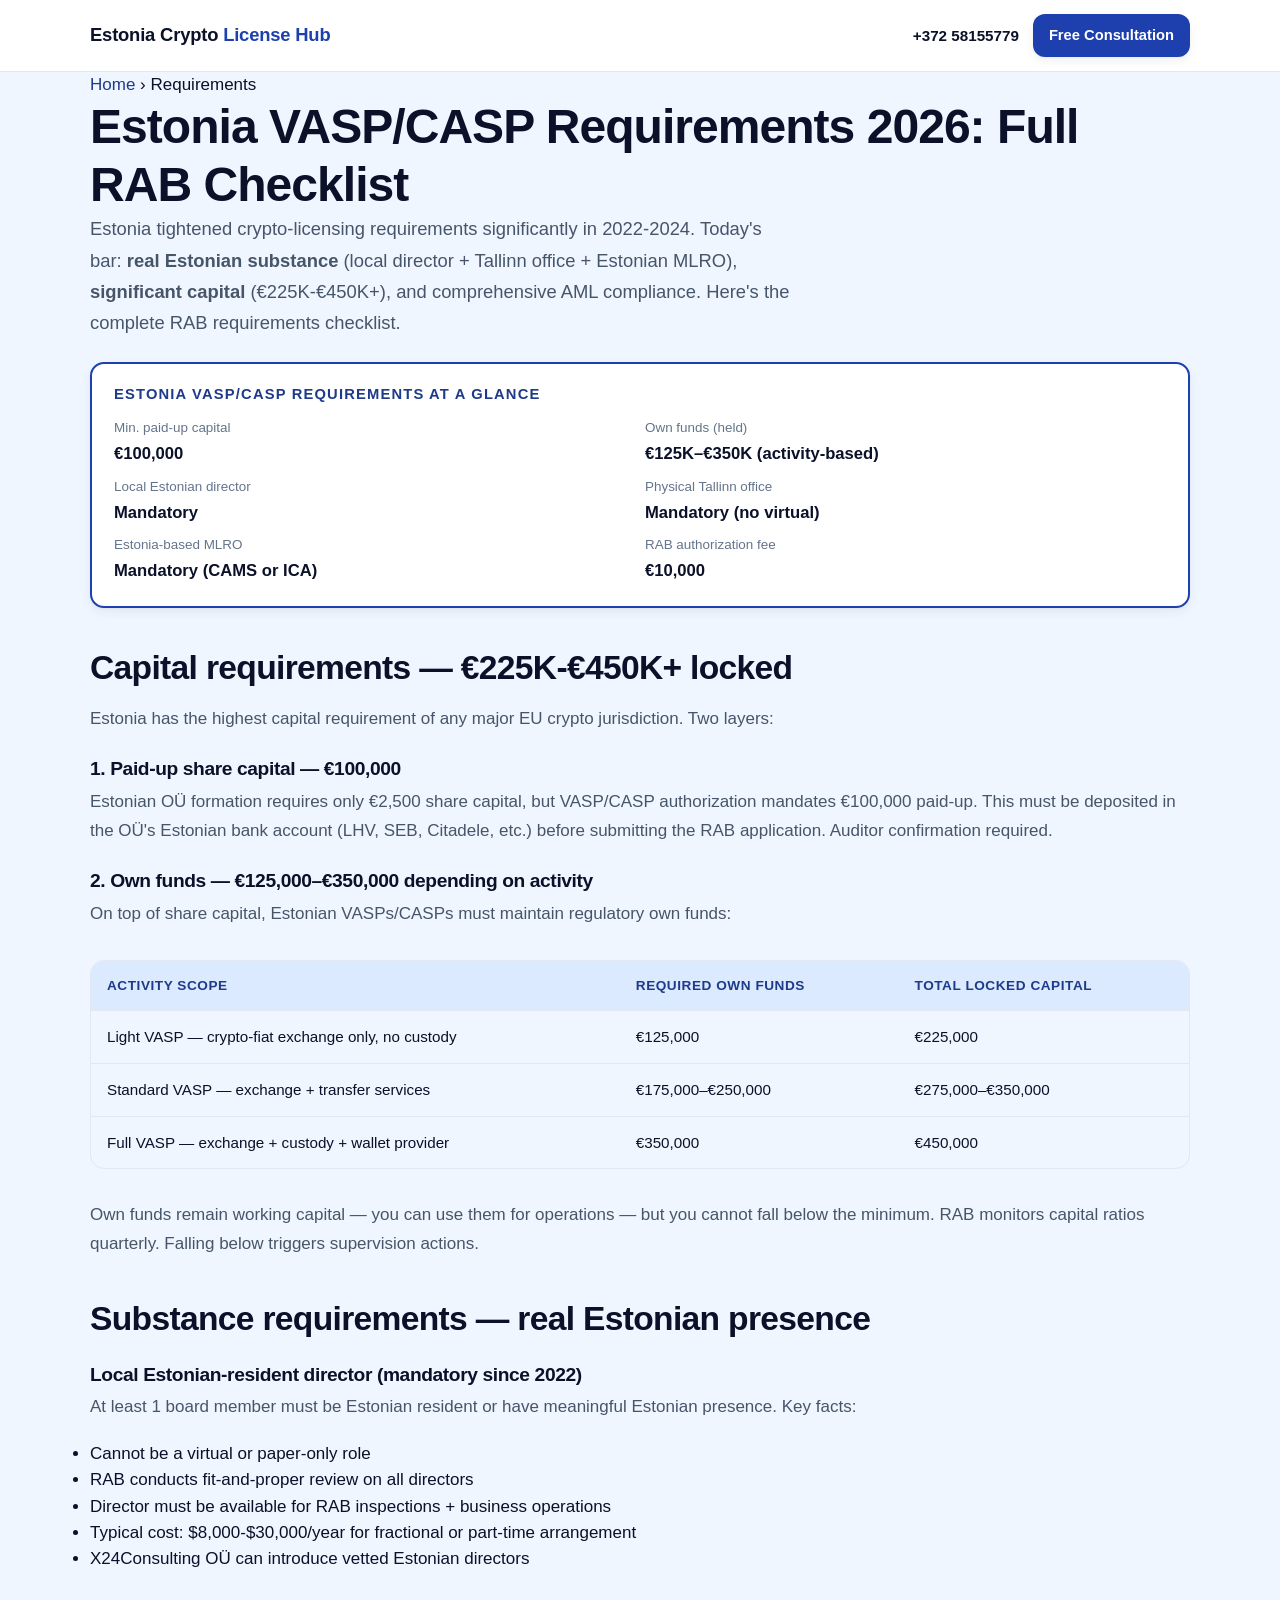
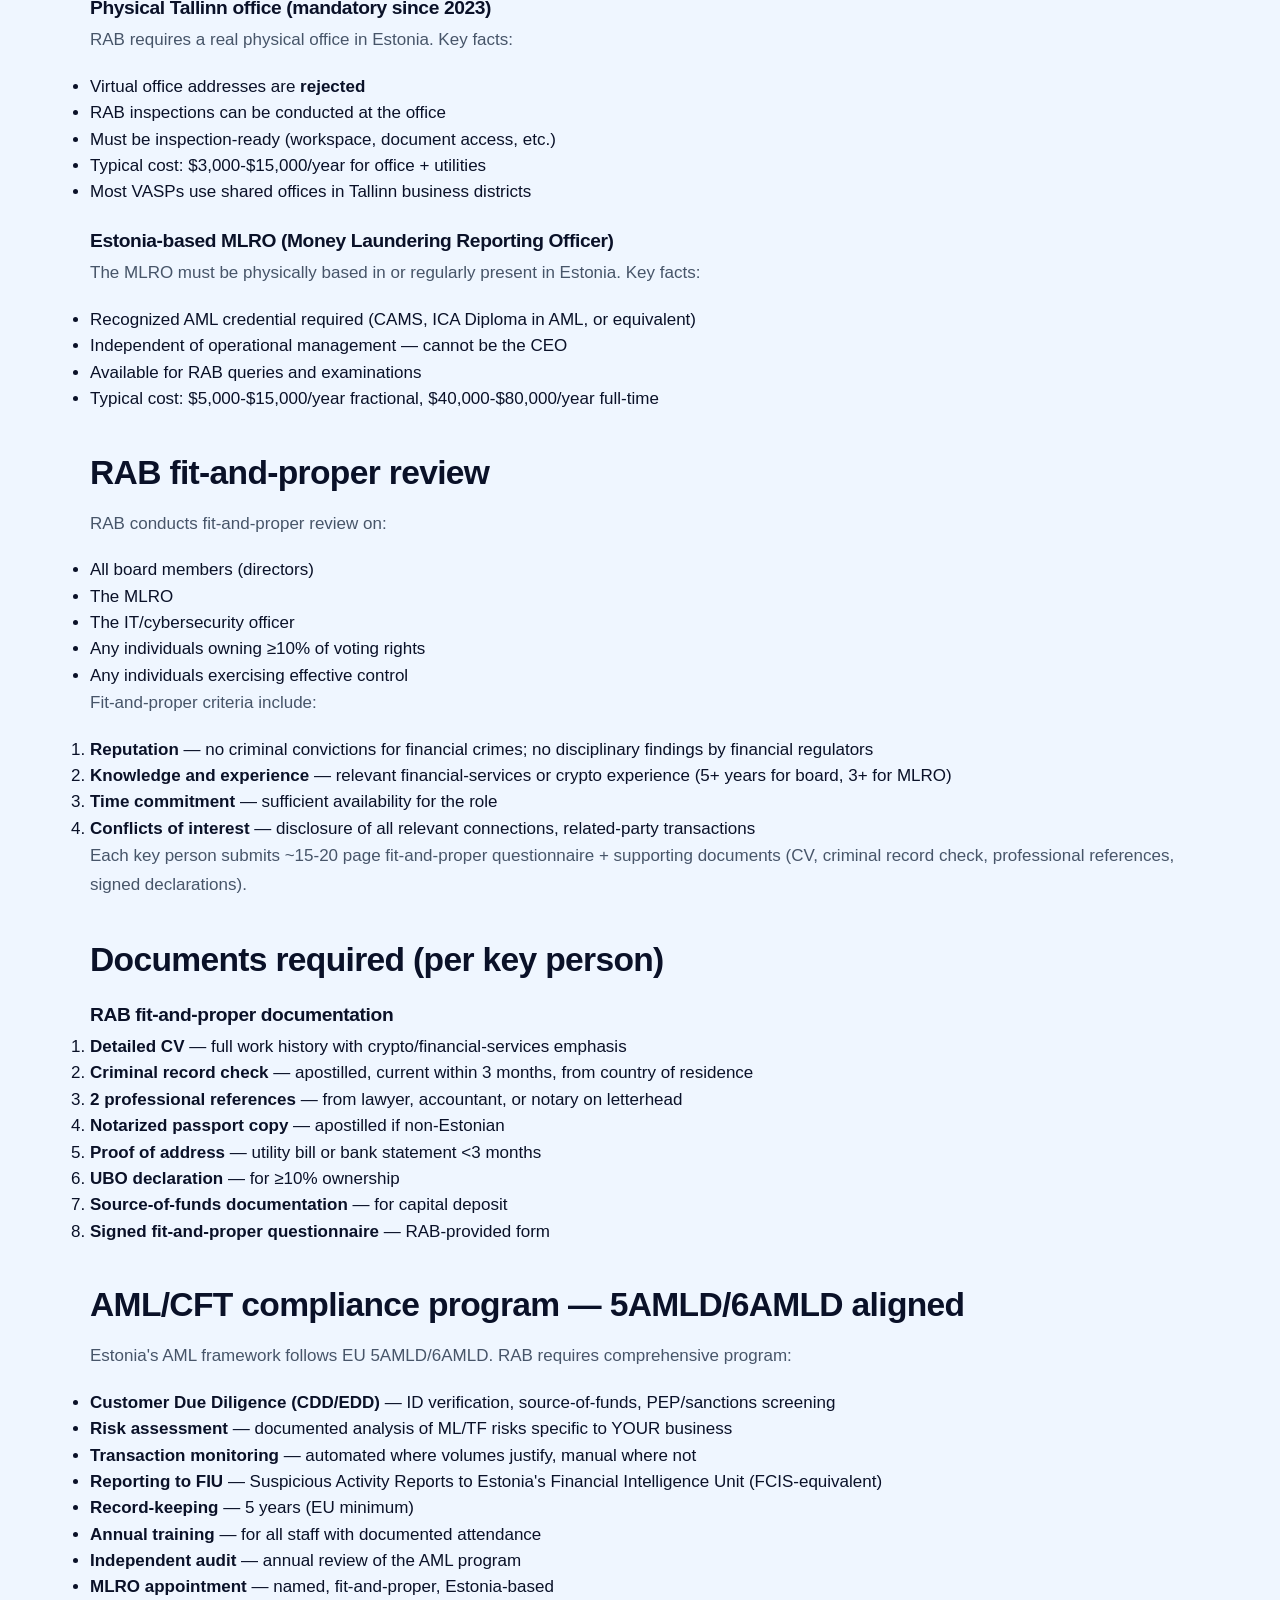
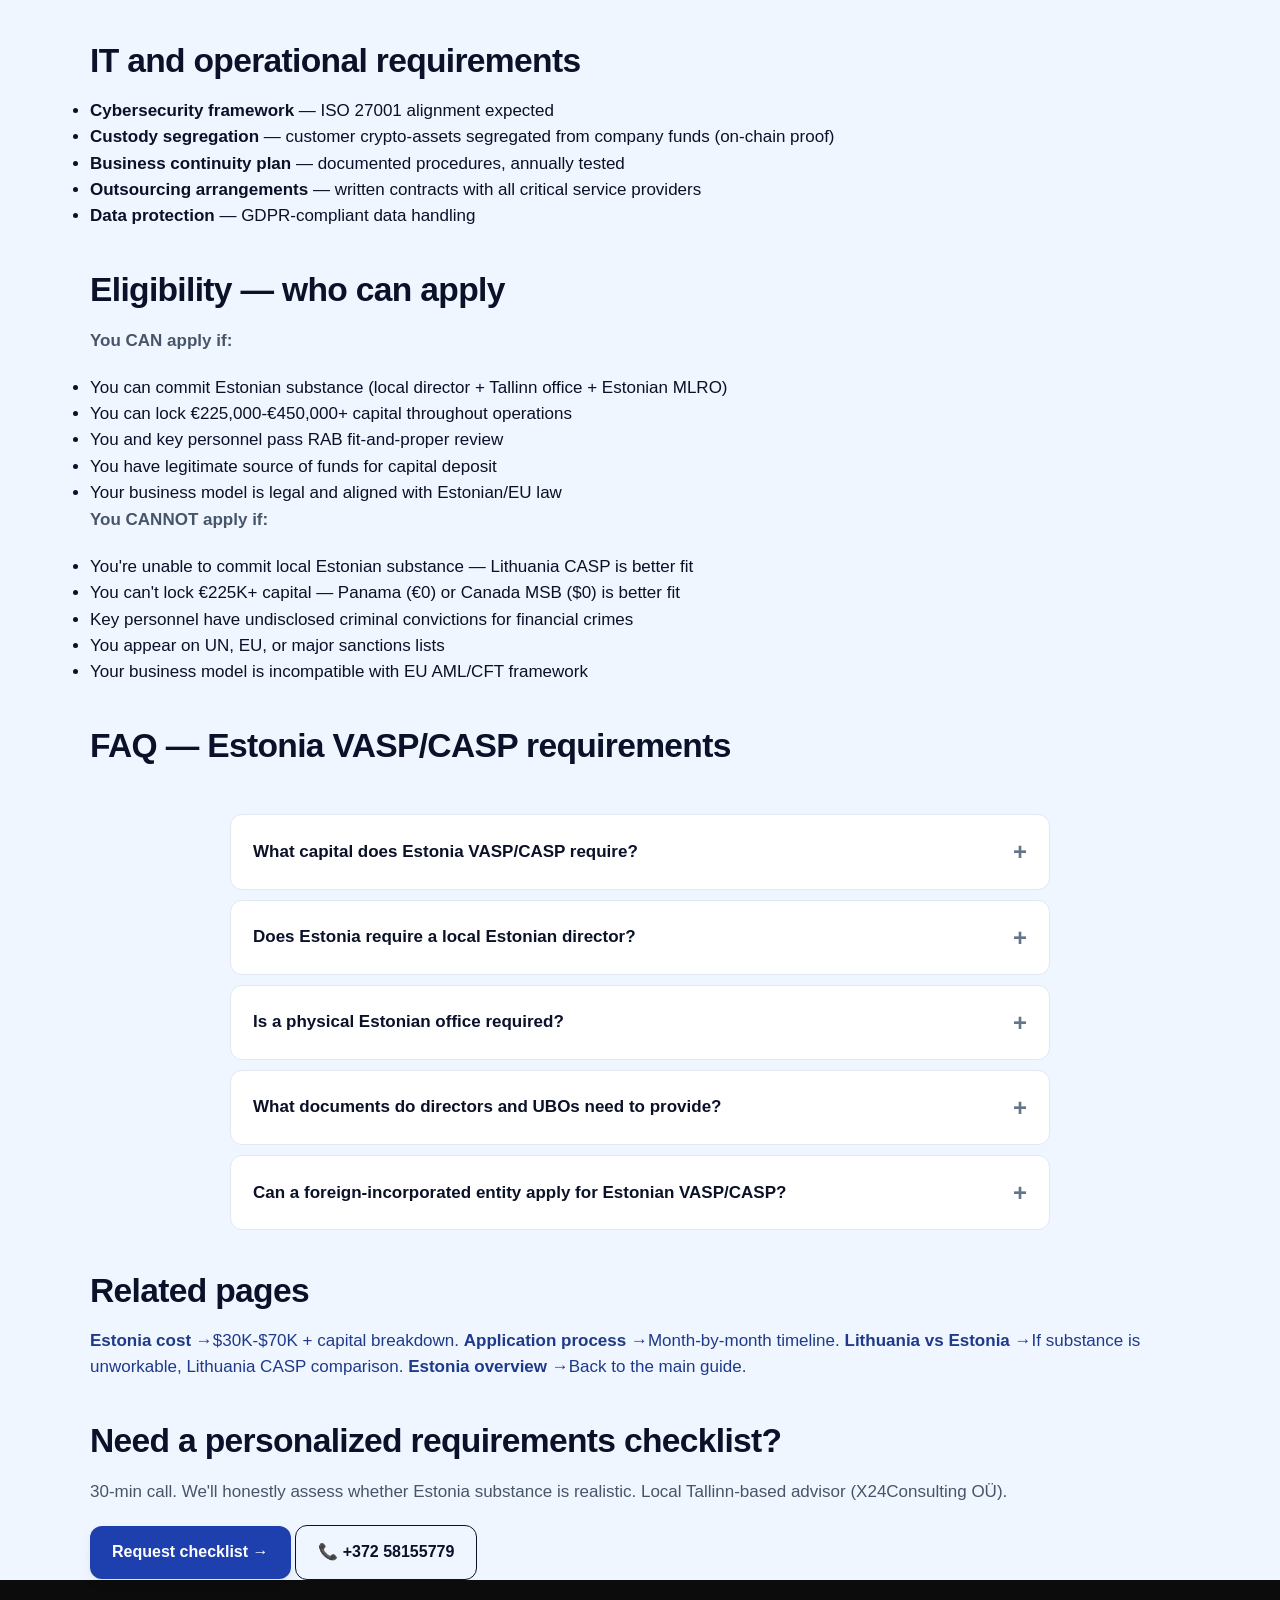
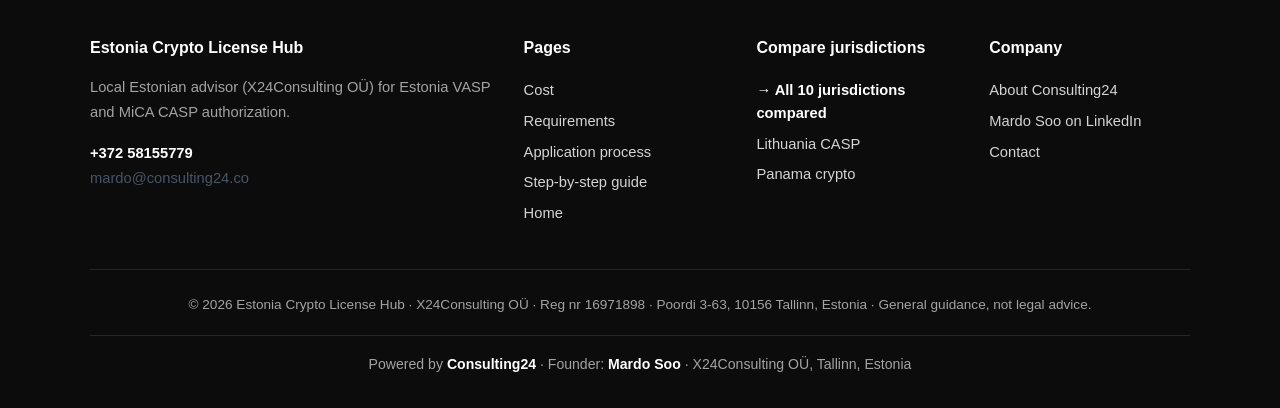
<file: requirements/index.html>
<!DOCTYPE html>
<html lang="en">
<head>
  <meta charset="UTF-8">
  <meta name="viewport" content="width=device-width, initial-scale=1.0">
  <title>Estonia VASP/CASP Requirements 2026: Substance, Capital, Personnel</title>
  <meta name="description" content="Estonia VASP/CASP requirements 2026: €100K paid-up + €125K-€350K own funds, mandatory Estonian director + Tallinn office, MLRO, RAB fit-and-proper. Full checklist.">
  <meta name="robots" content="index, follow, max-snippet:-1, max-image-preview:large">
  <link rel="canonical" href="https://mardo89.github.io/estonia-vasp-license/requirements/">
  <meta property="og:title" content="Estonia VASP/CASP Requirements 2026">
  <meta property="og:description" content="Capital, substance, key personnel — full RAB checklist for Estonia VASP/CASP authorization.">
  <meta property="og:type" content="article">
  <meta property="og:url" content="https://mardo89.github.io/estonia-vasp-license/requirements/">
  <meta property="og:image" content="https://mardo89.github.io/estonia-vasp-license/og-image.jpg">

  <script type="application/ld+json">
  {"@context":"https://schema.org","@graph":[
    {"@type":"BreadcrumbList","itemListElement":[
      {"@type":"ListItem","position":1,"name":"Home","item":"https://mardo89.github.io/estonia-vasp-license/"},
      {"@type":"ListItem","position":2,"name":"Requirements","item":"https://mardo89.github.io/estonia-vasp-license/requirements/"}
    ]},
    {"@type":"Article","headline":"Estonia VASP/CASP Requirements 2026","author":{"@type":"Organization","name":"Estonia Crypto License Hub"},"publisher":{"@type":"Organization","name":"Consulting24","url":"https://consulting24.co/"},"datePublished":"2026-05-10","dateModified":"2026-05-10"},
    {"@type":"FAQPage","mainEntity":[
      {"@type":"Question","name":"What capital does Estonia VASP/CASP require?","acceptedAnswer":{"@type":"Answer","text":"€100,000 minimum paid-up share capital for the Estonian OÜ, PLUS €125,000-€350,000 own funds (regulatory reserve) depending on activity scope. Light VASP (exchange only): €125K own funds. Standard VASP (exchange + transfer): €175K-€250K. Full VASP (exchange + custody + wallet): €350K. Capital must be held throughout operations; falling below triggers RAB action."}},
      {"@type":"Question","name":"Does Estonia require a local Estonian director?","acceptedAnswer":{"@type":"Answer","text":"Yes — mandatory since 2022. At least 1 board member must be Estonian resident or have meaningful Estonian presence. Cannot be a virtual or paper-only role. RAB conducts fit-and-proper review on all directors. Cost typically $8,000-$30,000/year for a fractional or part-time arrangement."}},
      {"@type":"Question","name":"Is a physical Estonian office required?","acceptedAnswer":{"@type":"Answer","text":"Yes — mandatory since 2023. RAB requires a real physical office in Estonia (typically Tallinn). Virtual office addresses are rejected. RAB inspections can be conducted at the office, so it must be inspection-ready. Typical cost: $3,000-$15,000/year for office + utilities + receptionist coverage."}}
    ]}
  ]}
  </script>

  <link rel="stylesheet" href="../styles.css">
</head>
<body>

<header class="top">
  <div class="top-inner">
    <a href="/estonia-vasp-license/" class="brand">Estonia Crypto <span>License Hub</span></a>
    <div class="top-cta">
      <a href="tel:+37258155779" class="top-phone">+372 58155779</a>
      <a href="/estonia-vasp-license/#contact" class="btn btn-primary" style="padding:10px 16px;min-height:auto;font-size:.92rem">Free Consultation</a>
    </div>
  </div>
</header>

<div class="wrap">
  <nav class="breadcrumbs"><a href="/estonia-vasp-license/">Home</a> &rsaquo; Requirements</nav>
</div>

<article class="wrap">
  <h1>Estonia VASP/CASP Requirements 2026: Full RAB Checklist</h1>
  <p class="lead">Estonia tightened crypto-licensing requirements significantly in 2022-2024. Today's bar: <strong>real Estonian substance</strong> (local director + Tallinn office + Estonian MLRO), <strong>significant capital</strong> (€225K-€450K+), and comprehensive AML compliance. Here's the complete RAB requirements checklist.</p>

  <aside class="quickfacts" aria-label="Estonia VASP requirements">
    <h3>Estonia VASP/CASP requirements at a glance</h3>
    <dl>
      <div><dt>Min. paid-up capital</dt><dd>€100,000</dd></div>
      <div><dt>Own funds (held)</dt><dd>€125K–€350K (activity-based)</dd></div>
      <div><dt>Local Estonian director</dt><dd>Mandatory</dd></div>
      <div><dt>Physical Tallinn office</dt><dd>Mandatory (no virtual)</dd></div>
      <div><dt>Estonia-based MLRO</dt><dd>Mandatory (CAMS or ICA)</dd></div>
      <div><dt>RAB authorization fee</dt><dd>€10,000</dd></div>
    </dl>
  </aside>

  <h2>Capital requirements — €225K-€450K+ locked</h2>
  <p>Estonia has the highest capital requirement of any major EU crypto jurisdiction. Two layers:</p>

  <h3>1. Paid-up share capital — €100,000</h3>
  <p>Estonian OÜ formation requires only €2,500 share capital, but VASP/CASP authorization mandates €100,000 paid-up. This must be deposited in the OÜ's Estonian bank account (LHV, SEB, Citadele, etc.) before submitting the RAB application. Auditor confirmation required.</p>

  <h3>2. Own funds — €125,000–€350,000 depending on activity</h3>
  <p>On top of share capital, Estonian VASPs/CASPs must maintain regulatory own funds:</p>

  <div class="t-wrap">
    <table>
      <thead>
        <tr><th>Activity scope</th><th>Required own funds</th><th>Total locked capital</th></tr>
      </thead>
      <tbody>
        <tr><td>Light VASP — crypto-fiat exchange only, no custody</td><td>€125,000</td><td>€225,000</td></tr>
        <tr><td>Standard VASP — exchange + transfer services</td><td>€175,000–€250,000</td><td>€275,000–€350,000</td></tr>
        <tr><td>Full VASP — exchange + custody + wallet provider</td><td>€350,000</td><td>€450,000</td></tr>
      </tbody>
    </table>
  </div>

  <p>Own funds remain working capital — you can use them for operations — but you cannot fall below the minimum. RAB monitors capital ratios quarterly. Falling below triggers supervision actions.</p>

  <h2>Substance requirements — real Estonian presence</h2>

  <h3>Local Estonian-resident director (mandatory since 2022)</h3>
  <p>At least 1 board member must be Estonian resident or have meaningful Estonian presence. Key facts:</p>
  <ul>
    <li>Cannot be a virtual or paper-only role</li>
    <li>RAB conducts fit-and-proper review on all directors</li>
    <li>Director must be available for RAB inspections + business operations</li>
    <li>Typical cost: $8,000-$30,000/year for fractional or part-time arrangement</li>
    <li>X24Consulting OÜ can introduce vetted Estonian directors</li>
  </ul>

  <h3>Physical Tallinn office (mandatory since 2023)</h3>
  <p>RAB requires a real physical office in Estonia. Key facts:</p>
  <ul>
    <li>Virtual office addresses are <strong>rejected</strong></li>
    <li>RAB inspections can be conducted at the office</li>
    <li>Must be inspection-ready (workspace, document access, etc.)</li>
    <li>Typical cost: $3,000-$15,000/year for office + utilities</li>
    <li>Most VASPs use shared offices in Tallinn business districts</li>
  </ul>

  <h3>Estonia-based MLRO (Money Laundering Reporting Officer)</h3>
  <p>The MLRO must be physically based in or regularly present in Estonia. Key facts:</p>
  <ul>
    <li>Recognized AML credential required (CAMS, ICA Diploma in AML, or equivalent)</li>
    <li>Independent of operational management — cannot be the CEO</li>
    <li>Available for RAB queries and examinations</li>
    <li>Typical cost: $5,000-$15,000/year fractional, $40,000-$80,000/year full-time</li>
  </ul>

  <h2>RAB fit-and-proper review</h2>
  <p>RAB conducts fit-and-proper review on:</p>
  <ul>
    <li>All board members (directors)</li>
    <li>The MLRO</li>
    <li>The IT/cybersecurity officer</li>
    <li>Any individuals owning ≥10% of voting rights</li>
    <li>Any individuals exercising effective control</li>
  </ul>

  <p>Fit-and-proper criteria include:</p>
  <ol>
    <li><strong>Reputation</strong> — no criminal convictions for financial crimes; no disciplinary findings by financial regulators</li>
    <li><strong>Knowledge and experience</strong> — relevant financial-services or crypto experience (5+ years for board, 3+ for MLRO)</li>
    <li><strong>Time commitment</strong> — sufficient availability for the role</li>
    <li><strong>Conflicts of interest</strong> — disclosure of all relevant connections, related-party transactions</li>
  </ol>

  <p>Each key person submits ~15-20 page fit-and-proper questionnaire + supporting documents (CV, criminal record check, professional references, signed declarations).</p>

  <h2>Documents required (per key person)</h2>

  <div class="docs-card">
    <h3>RAB fit-and-proper documentation</h3>
    <ol>
      <li><strong>Detailed CV</strong> — full work history with crypto/financial-services emphasis</li>
      <li><strong>Criminal record check</strong> — apostilled, current within 3 months, from country of residence</li>
      <li><strong>2 professional references</strong> — from lawyer, accountant, or notary on letterhead</li>
      <li><strong>Notarized passport copy</strong> — apostilled if non-Estonian</li>
      <li><strong>Proof of address</strong> — utility bill or bank statement &lt;3 months</li>
      <li><strong>UBO declaration</strong> — for ≥10% ownership</li>
      <li><strong>Source-of-funds documentation</strong> — for capital deposit</li>
      <li><strong>Signed fit-and-proper questionnaire</strong> — RAB-provided form</li>
    </ol>
  </div>

  <h2>AML/CFT compliance program — 5AMLD/6AMLD aligned</h2>
  <p>Estonia's AML framework follows EU 5AMLD/6AMLD. RAB requires comprehensive program:</p>
  <ul>
    <li><strong>Customer Due Diligence (CDD/EDD)</strong> — ID verification, source-of-funds, PEP/sanctions screening</li>
    <li><strong>Risk assessment</strong> — documented analysis of ML/TF risks specific to YOUR business</li>
    <li><strong>Transaction monitoring</strong> — automated where volumes justify, manual where not</li>
    <li><strong>Reporting to FIU</strong> — Suspicious Activity Reports to Estonia's Financial Intelligence Unit (FCIS-equivalent)</li>
    <li><strong>Record-keeping</strong> — 5 years (EU minimum)</li>
    <li><strong>Annual training</strong> — for all staff with documented attendance</li>
    <li><strong>Independent audit</strong> — annual review of the AML program</li>
    <li><strong>MLRO appointment</strong> — named, fit-and-proper, Estonia-based</li>
  </ul>

  <h2>IT and operational requirements</h2>
  <ul>
    <li><strong>Cybersecurity framework</strong> — ISO 27001 alignment expected</li>
    <li><strong>Custody segregation</strong> — customer crypto-assets segregated from company funds (on-chain proof)</li>
    <li><strong>Business continuity plan</strong> — documented procedures, annually tested</li>
    <li><strong>Outsourcing arrangements</strong> — written contracts with all critical service providers</li>
    <li><strong>Data protection</strong> — GDPR-compliant data handling</li>
  </ul>

  <h2>Eligibility — who can apply</h2>
  <p><strong>You CAN apply if:</strong></p>
  <ul>
    <li>You can commit Estonian substance (local director + Tallinn office + Estonian MLRO)</li>
    <li>You can lock €225,000-€450,000+ capital throughout operations</li>
    <li>You and key personnel pass RAB fit-and-proper review</li>
    <li>You have legitimate source of funds for capital deposit</li>
    <li>Your business model is legal and aligned with Estonian/EU law</li>
  </ul>

  <p><strong>You CANNOT apply if:</strong></p>
  <ul>
    <li>You're unable to commit local Estonian substance — Lithuania CASP is better fit</li>
    <li>You can't lock €225K+ capital — Panama (€0) or Canada MSB ($0) is better fit</li>
    <li>Key personnel have undisclosed criminal convictions for financial crimes</li>
    <li>You appear on UN, EU, or major sanctions lists</li>
    <li>Your business model is incompatible with EU AML/CFT framework</li>
  </ul>

  <h2>FAQ — Estonia VASP/CASP requirements</h2>

  <div class="faq">
    <details>
      <summary>What capital does Estonia VASP/CASP require?</summary>
      <p><strong>€100,000 minimum paid-up share capital</strong> for the Estonian OÜ, PLUS <strong>€125,000-€350,000 own funds</strong> (regulatory reserve) depending on activity scope. Light VASP (exchange only): €125K own funds. Standard VASP (exchange + transfer): €175K-€250K. Full VASP (exchange + custody + wallet): €350K. Total locked capital: €225,000-€450,000.</p>
    </details>
    <details>
      <summary>Does Estonia require a local Estonian director?</summary>
      <p><strong>Yes — mandatory since 2022.</strong> At least 1 board member must be Estonian resident or have meaningful Estonian presence. Cannot be a virtual or paper-only role. RAB conducts fit-and-proper review on all directors. Cost typically $8,000-$30,000/year for a fractional or part-time arrangement.</p>
    </details>
    <details>
      <summary>Is a physical Estonian office required?</summary>
      <p><strong>Yes — mandatory since 2023.</strong> RAB requires a real physical office in Estonia (typically Tallinn). Virtual office addresses are rejected. RAB inspections can be conducted at the office, so it must be inspection-ready. Typical cost: $3,000-$15,000/year for office + utilities + receptionist coverage.</p>
    </details>
    <details>
      <summary>What documents do directors and UBOs need to provide?</summary>
      <p>Per key person: detailed CV, criminal record check (apostilled, &lt;3 months old), 2 professional references on letterhead, notarized passport copy, proof of address (utility bill or bank statement &lt;3 months), UBO declaration for ≥10% ownership, source-of-funds documentation, signed RAB fit-and-proper questionnaire. ~15-20 page questionnaire per person.</p>
    </details>
    <details>
      <summary>Can a foreign-incorporated entity apply for Estonian VASP/CASP?</summary>
      <p><strong>No.</strong> Estonian VASP/CASP authorization requires an Estonian OÜ (Osaühing — private limited company). Foreign branches or subsidiaries are not accepted. Foreign-headquartered groups typically structure as: Foreign Parent → Estonian OÜ (VASP/CASP).</p>
    </details>
  </div>

  <h2>Related pages</h2>
  <div class="related">
    <a href="/estonia-vasp-license/cost/"><strong>Estonia cost →</strong><span>$30K-$70K + capital breakdown.</span></a>
    <a href="/estonia-vasp-license/application-process/"><strong>Application process →</strong><span>Month-by-month timeline.</span></a>
    <a href="https://mardo89.github.io/lithuania-vasp-license/vs-estonia/"><strong>Lithuania vs Estonia →</strong><span>If substance is unworkable, Lithuania CASP comparison.</span></a>
    <a href="/estonia-vasp-license/"><strong>Estonia overview →</strong><span>Back to the main guide.</span></a>
  </div>

  <div class="cta-card">
    <h2>Need a personalized requirements checklist?</h2>
    <p>30-min call. We'll honestly assess whether Estonia substance is realistic. Local Tallinn-based advisor (X24Consulting OÜ).</p>
    <a href="/estonia-vasp-license/#contact" class="btn btn-primary">Request checklist →</a>
    <a href="tel:+37258155779" class="btn btn-ghost">📞 +372 58155779</a>
  </div>
</article>

<footer>
  <div class="wrap">
    <div class="foot-grid">
      <div>
        <h4>Estonia Crypto License Hub</h4>
        <p style="color:#a3a3a3">Local Estonian advisor (X24Consulting OÜ) for Estonia VASP and MiCA CASP authorization.</p>
        <p style="margin-top:14px"><strong style="color:#fff">+372 58155779</strong><br>mardo@consulting24.co</p>
      </div>
      <div>
        <h4>Pages</h4>
        <a href="/estonia-vasp-license/cost/">Cost</a>
        <a href="/estonia-vasp-license/requirements/">Requirements</a>
        <a href="/estonia-vasp-license/application-process/">Application process</a>
        <a href="/estonia-vasp-license/blog/step-by-step-guide-2026/">Step-by-step guide</a>
        <a href="/estonia-vasp-license/">Home</a>
      </div>
      <div>
        <h4>Compare jurisdictions</h4>
        <a href="https://mardo89.github.io/crypto-license-navigator/" style="color:#fff;font-weight:700">→ All 10 jurisdictions compared</a>
        <a href="https://mardo89.github.io/lithuania-vasp-license/">Lithuania CASP</a>
        <a href="https://mardo89.github.io/panama-crypto-license/">Panama crypto</a>
      </div>
      <div>
        <h4>Company</h4>
        <a href="https://consulting24.co/">About Consulting24</a>
        <a href="https://www.linkedin.com/in/mardo-s-00a05ab0/">Mardo Soo on LinkedIn</a>
        <a href="/estonia-vasp-license/#contact">Contact</a>
      </div>
    </div>
    <div class="foot-bottom">© 2026 Estonia Crypto License Hub · X24Consulting OÜ · Reg nr 16971898 · Poordi 3-63, 10156 Tallinn, Estonia · General guidance, not legal advice.</div>
    <div class="powered">Powered by <a href="https://consulting24.co/">Consulting24</a> · Founder: <a href="https://www.linkedin.com/in/mardo-s-00a05ab0/">Mardo Soo</a> · X24Consulting OÜ, Tallinn, Estonia</div>
  </div>
</footer>

<div class="sticky-bar">
  <a href="tel:+37258155779" class="btn btn-secondary" style="background:var(--ink)">📞 Call</a>
  <a href="/estonia-vasp-license/#contact" class="btn btn-primary">Free consultation</a>
</div>

</body>
</html>
</file>
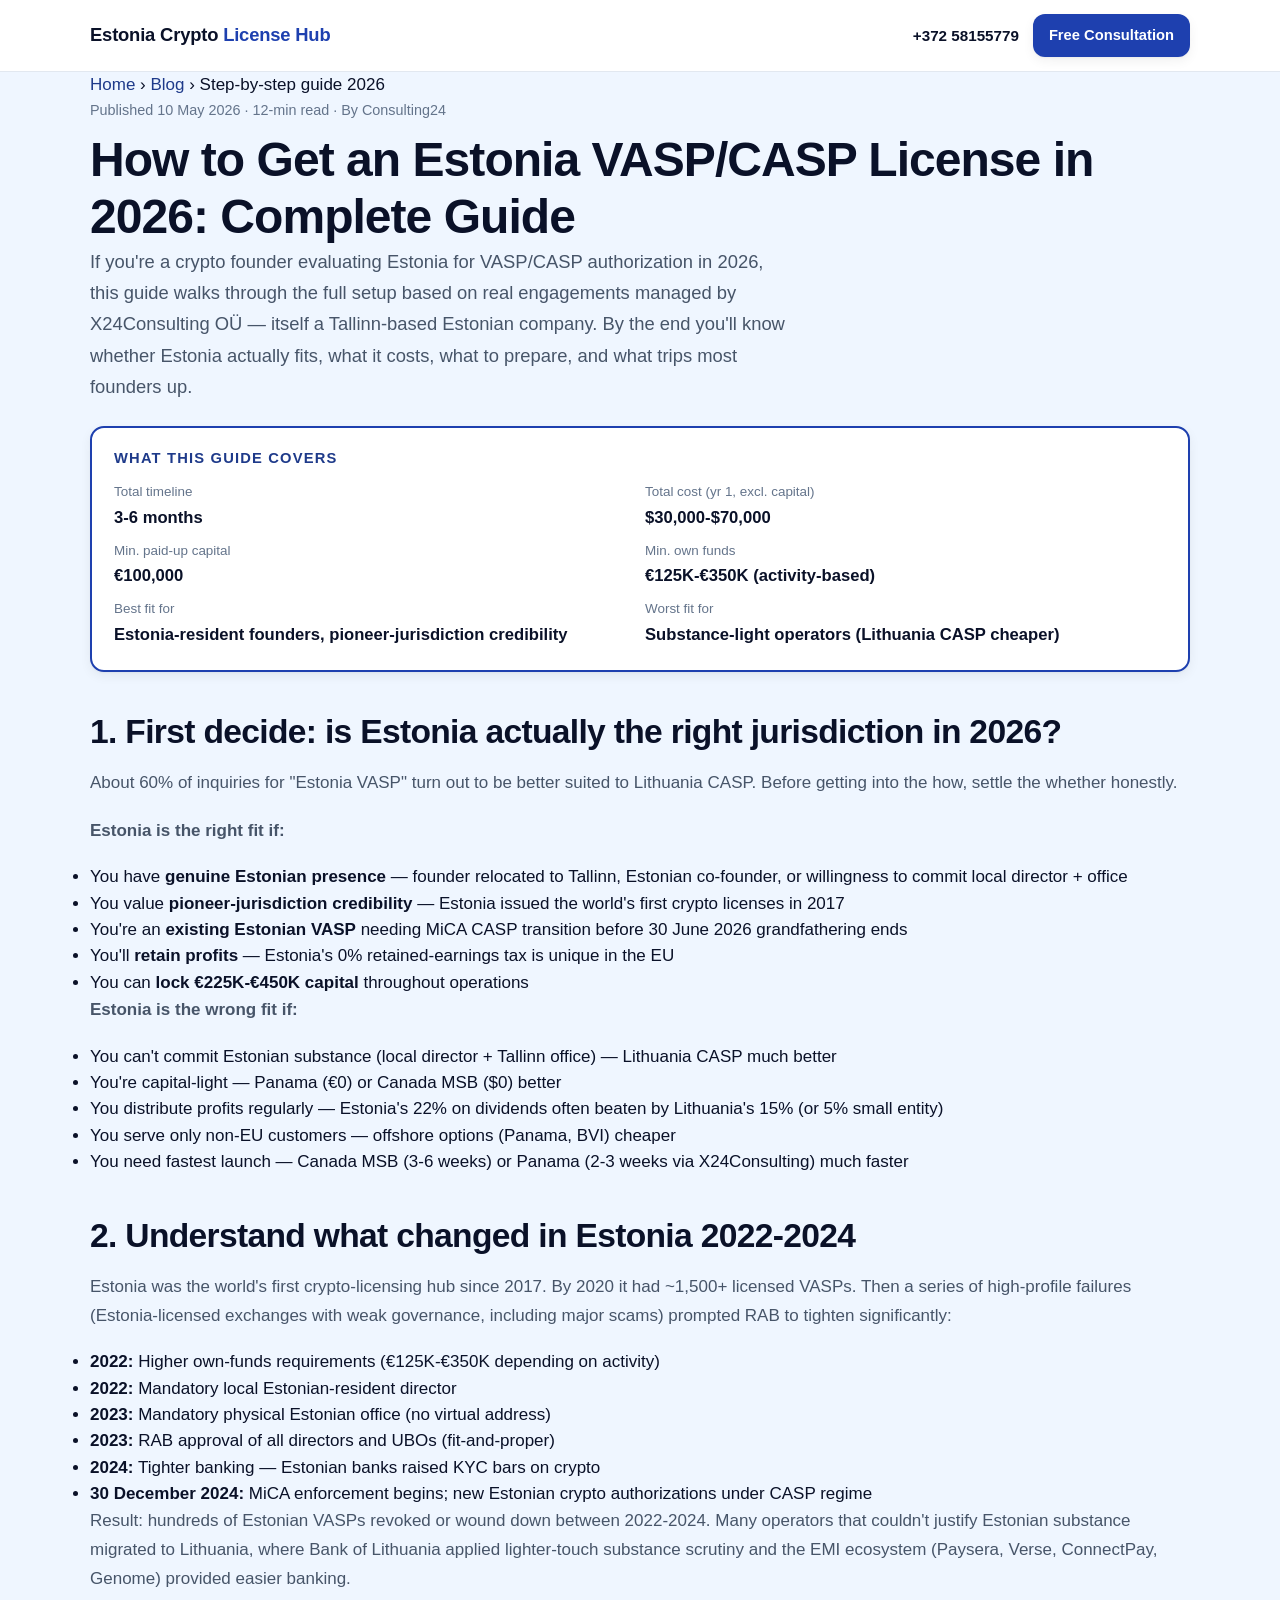
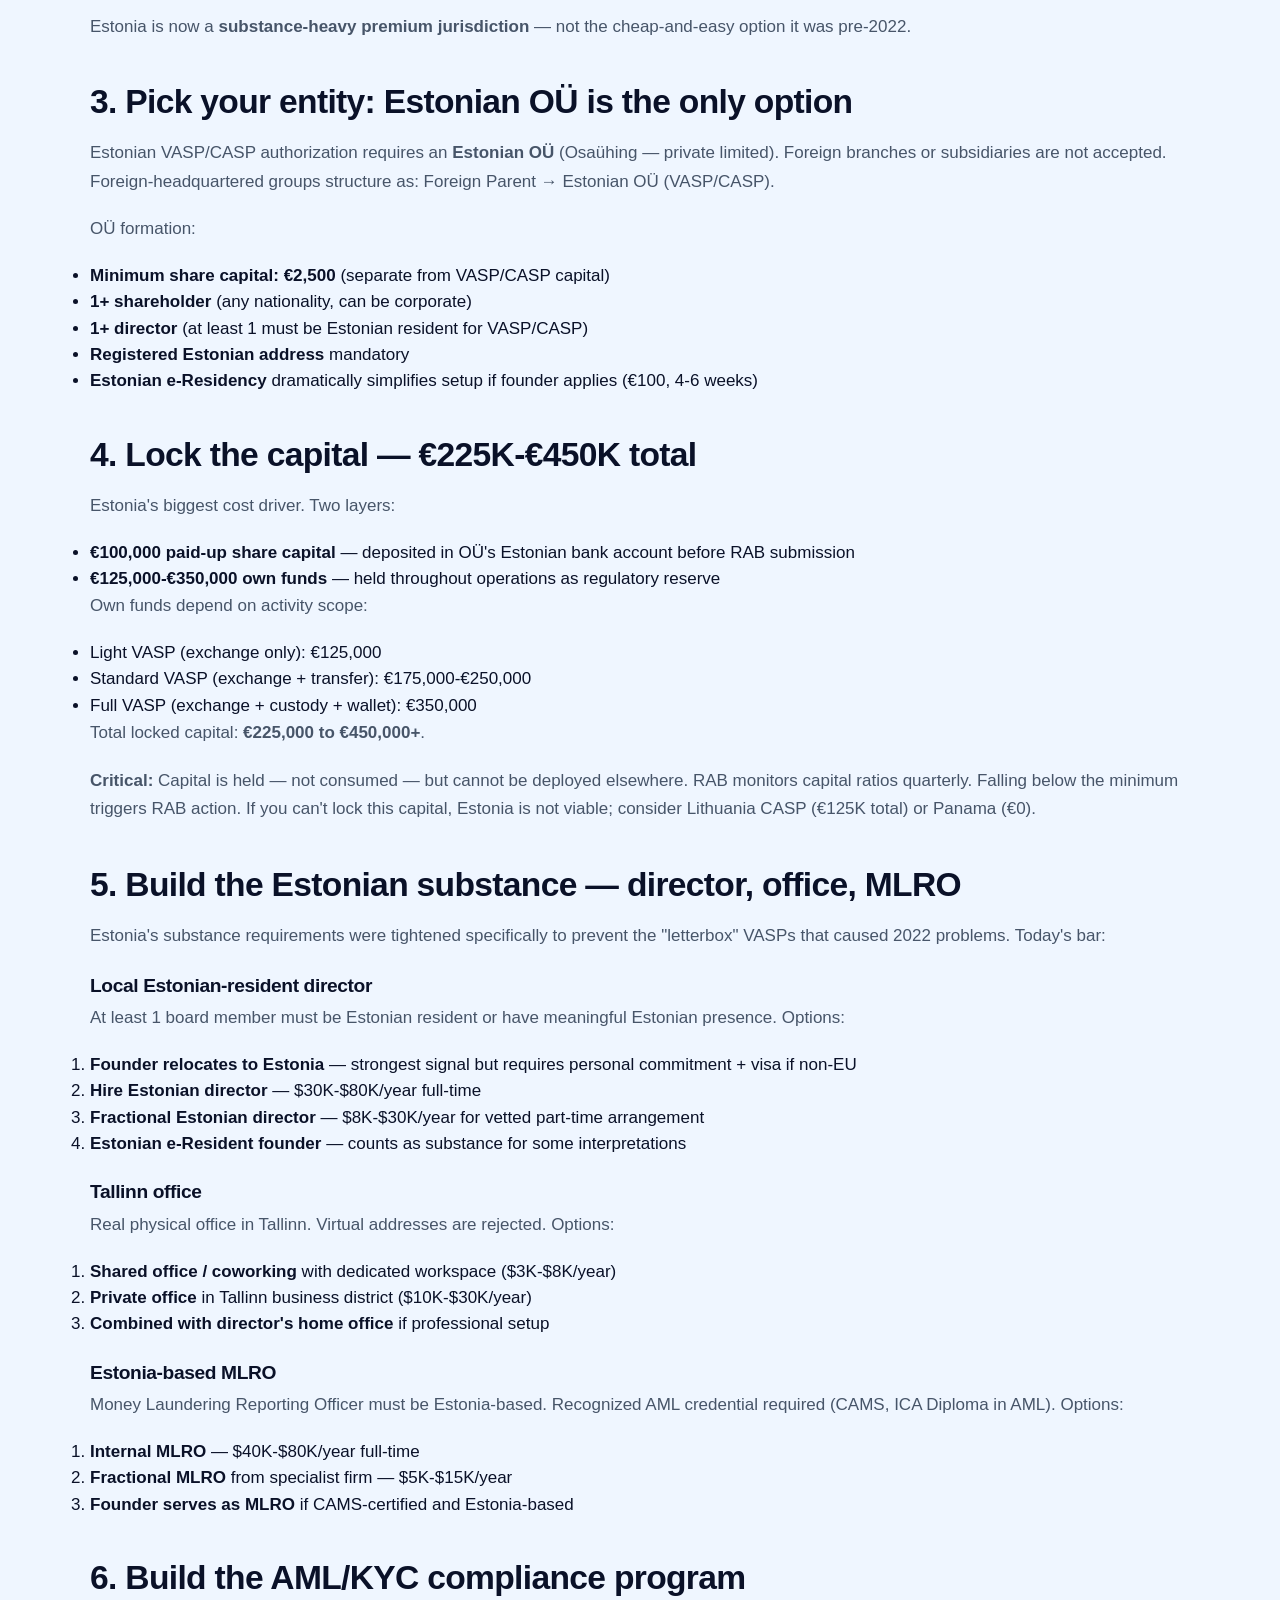
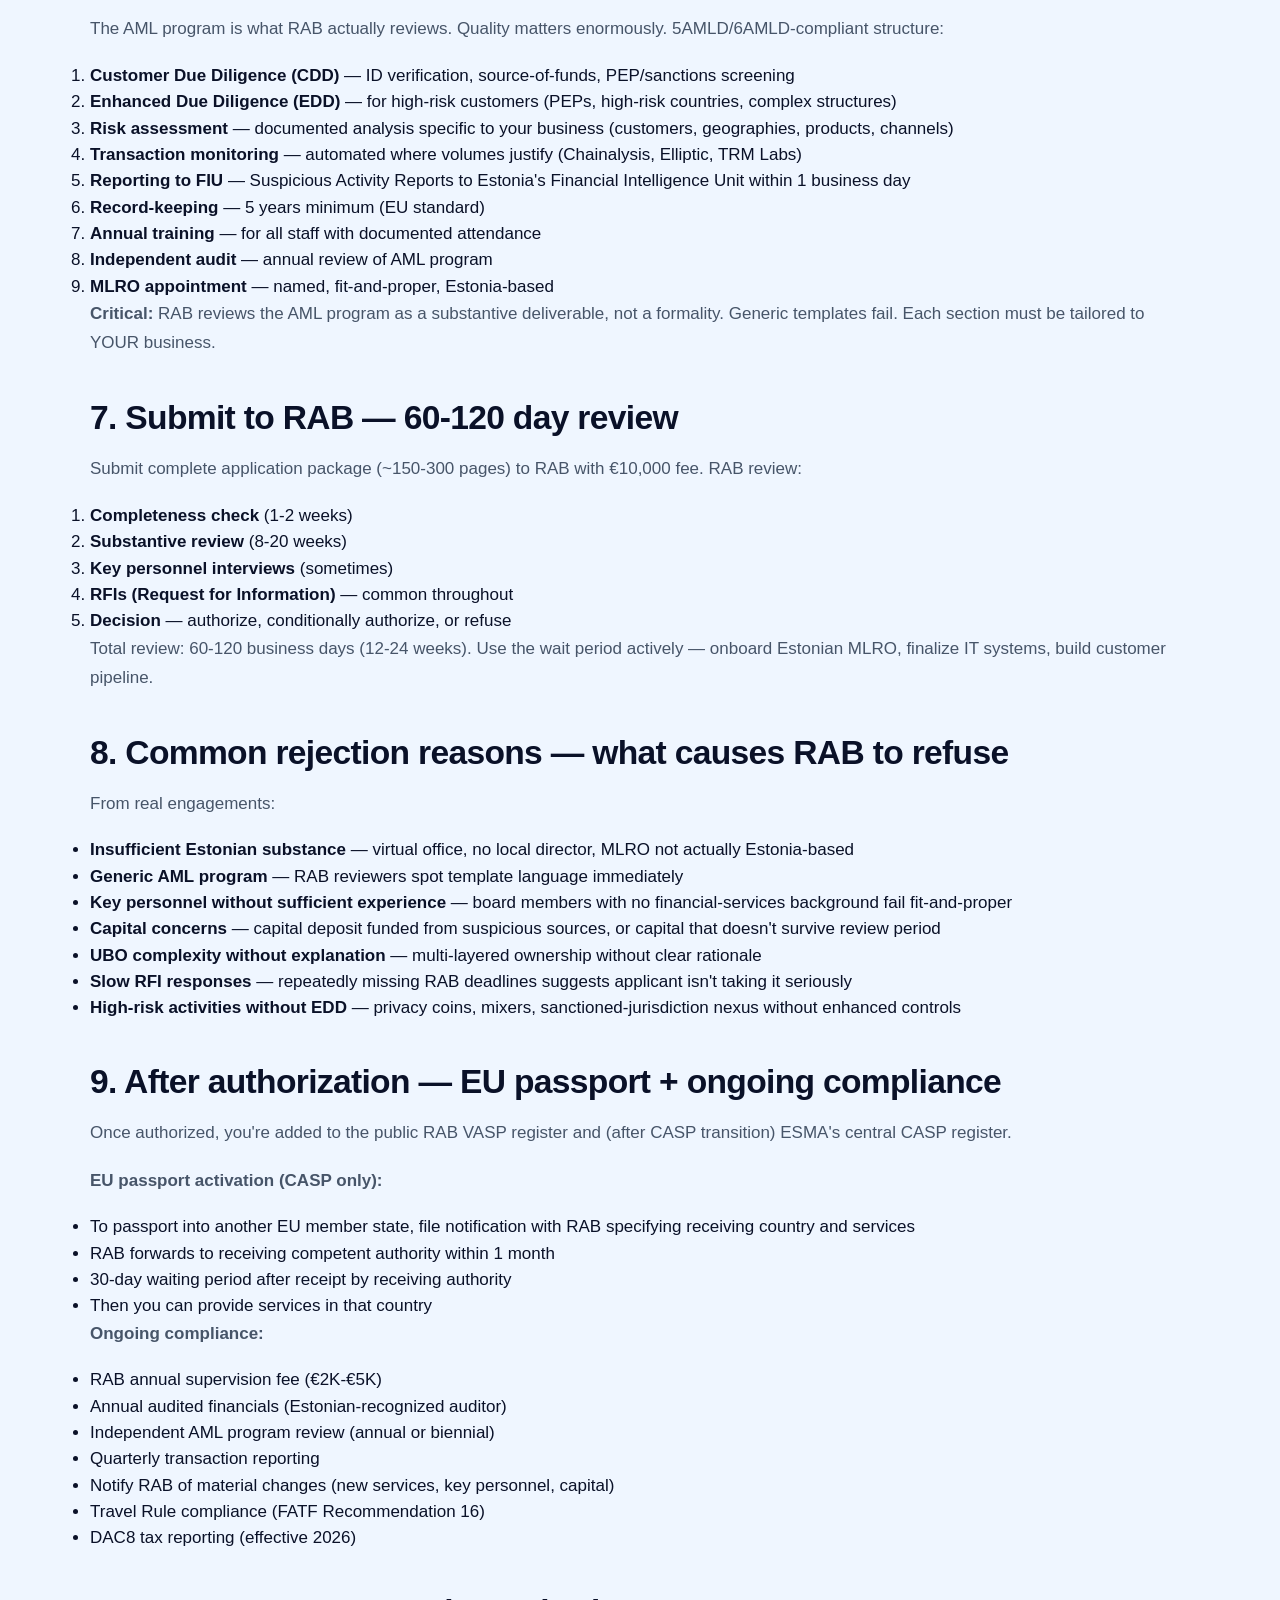
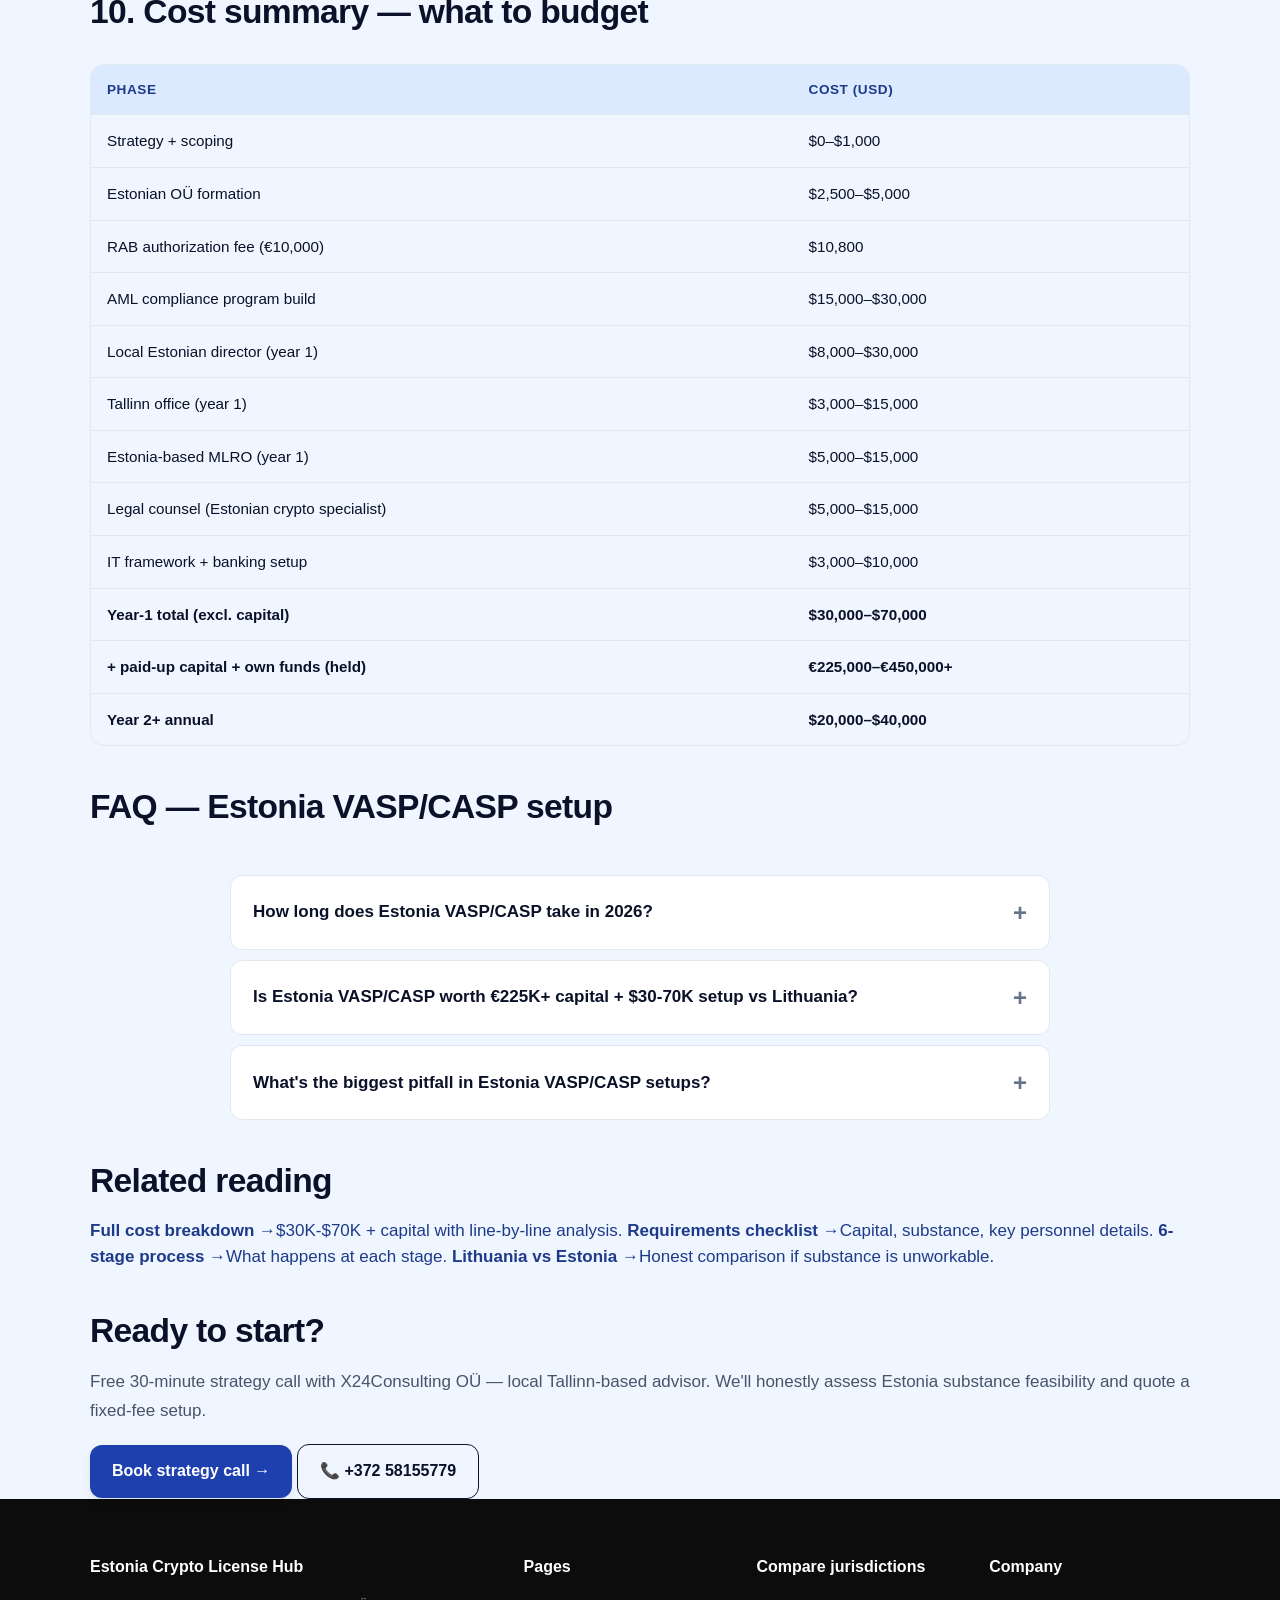
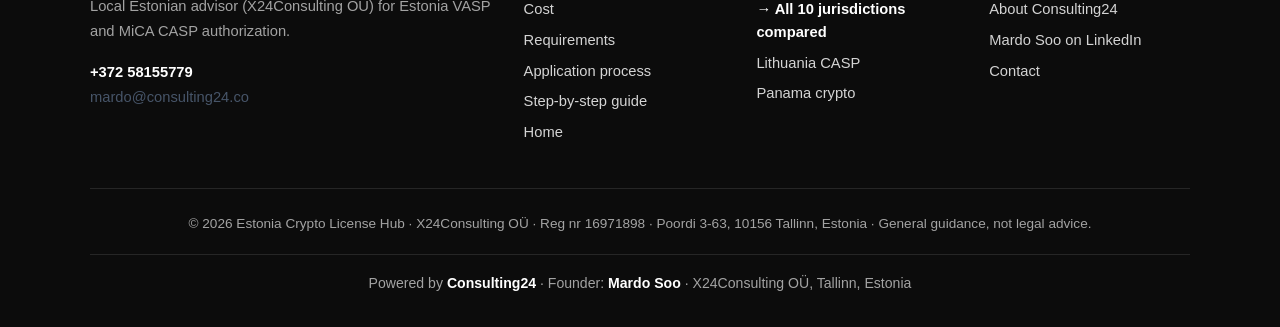
<file: blog/step-by-step-guide-2026/index.html>
<!DOCTYPE html>
<html lang="en">
<head>
  <meta charset="UTF-8">
  <meta name="viewport" content="width=device-width, initial-scale=1.0">
  <title>How to Get an Estonia VASP/CASP License in 2026: Complete Guide</title>
  <meta name="description" content="Step-by-step guide to Estonia VASP/CASP authorization in 2026. Real-world timeline, capital requirements (€225K+), substance bar, common rejection reasons. By X24Consulting.">
  <meta name="robots" content="index, follow, max-snippet:-1, max-image-preview:large">
  <link rel="canonical" href="https://mardo89.github.io/estonia-vasp-license/blog/step-by-step-guide-2026/">
  <meta property="og:title" content="How to Get an Estonia VASP/CASP License in 2026">
  <meta property="og:description" content="3-6 months, $30K-$70K + €225K capital, RAB review. Real-world walkthrough by X24Consulting OÜ.">
  <meta property="og:type" content="article">
  <meta property="og:url" content="https://mardo89.github.io/estonia-vasp-license/blog/step-by-step-guide-2026/">
  <meta property="og:image" content="https://mardo89.github.io/estonia-vasp-license/og-image.jpg">

  <script type="application/ld+json">
  {"@context":"https://schema.org","@graph":[
    {"@type":"BreadcrumbList","itemListElement":[
      {"@type":"ListItem","position":1,"name":"Home","item":"https://mardo89.github.io/estonia-vasp-license/"},
      {"@type":"ListItem","position":2,"name":"Blog","item":"https://mardo89.github.io/estonia-vasp-license/blog/"},
      {"@type":"ListItem","position":3,"name":"Step-by-step guide 2026","item":"https://mardo89.github.io/estonia-vasp-license/blog/step-by-step-guide-2026/"}
    ]},
    {"@type":"BlogPosting","headline":"How to Get an Estonia VASP/CASP License in 2026: Complete Guide","author":{"@type":"Organization","name":"Consulting24","url":"https://consulting24.co/"},"publisher":{"@type":"Organization","name":"Consulting24","url":"https://consulting24.co/"},"datePublished":"2026-05-10","dateModified":"2026-05-10","image":"https://mardo89.github.io/estonia-vasp-license/og-image.jpg","mainEntityOfPage":"https://mardo89.github.io/estonia-vasp-license/blog/step-by-step-guide-2026/","articleSection":"Crypto Licensing","wordCount":2400}
  ]}
  </script>

  <link rel="stylesheet" href="../../styles.css">
</head>
<body>

<header class="top">
  <div class="top-inner">
    <a href="/estonia-vasp-license/" class="brand">Estonia Crypto <span>License Hub</span></a>
    <div class="top-cta">
      <a href="tel:+37258155779" class="top-phone">+372 58155779</a>
      <a href="/estonia-vasp-license/#contact" class="btn btn-primary" style="padding:10px 16px;min-height:auto;font-size:.92rem">Free Consultation</a>
    </div>
  </div>
</header>

<div class="wrap">
  <nav class="breadcrumbs"><a href="/estonia-vasp-license/">Home</a> &rsaquo; <a href="/estonia-vasp-license/">Blog</a> &rsaquo; Step-by-step guide 2026</nav>
</div>

<article class="wrap">
  <p style="color:var(--muted);font-size:.9rem;margin-bottom:8px">Published 10 May 2026 · 12-min read · By Consulting24</p>
  <h1>How to Get an Estonia VASP/CASP License in 2026: Complete Guide</h1>
  <p class="lead">If you're a crypto founder evaluating Estonia for VASP/CASP authorization in 2026, this guide walks through the full setup based on real engagements managed by X24Consulting OÜ — itself a Tallinn-based Estonian company. By the end you'll know whether Estonia actually fits, what it costs, what to prepare, and what trips most founders up.</p>

  <aside class="quickfacts">
    <h3>What this guide covers</h3>
    <dl>
      <div><dt>Total timeline</dt><dd>3-6 months</dd></div>
      <div><dt>Total cost (yr 1, excl. capital)</dt><dd>$30,000-$70,000</dd></div>
      <div><dt>Min. paid-up capital</dt><dd>€100,000</dd></div>
      <div><dt>Min. own funds</dt><dd>€125K-€350K (activity-based)</dd></div>
      <div><dt>Best fit for</dt><dd>Estonia-resident founders, pioneer-jurisdiction credibility</dd></div>
      <div><dt>Worst fit for</dt><dd>Substance-light operators (Lithuania CASP cheaper)</dd></div>
    </dl>
  </aside>

  <h2>1. First decide: is Estonia actually the right jurisdiction in 2026?</h2>
  <p>About 60% of inquiries for "Estonia VASP" turn out to be better suited to Lithuania CASP. Before getting into the how, settle the whether honestly.</p>
  <p><strong>Estonia is the right fit if:</strong></p>
  <ul>
    <li>You have <strong>genuine Estonian presence</strong> — founder relocated to Tallinn, Estonian co-founder, or willingness to commit local director + office</li>
    <li>You value <strong>pioneer-jurisdiction credibility</strong> — Estonia issued the world's first crypto licenses in 2017</li>
    <li>You're an <strong>existing Estonian VASP</strong> needing MiCA CASP transition before 30 June 2026 grandfathering ends</li>
    <li>You'll <strong>retain profits</strong> — Estonia's 0% retained-earnings tax is unique in the EU</li>
    <li>You can <strong>lock €225K-€450K capital</strong> throughout operations</li>
  </ul>
  <p><strong>Estonia is the wrong fit if:</strong></p>
  <ul>
    <li>You can't commit Estonian substance (local director + Tallinn office) — Lithuania CASP much better</li>
    <li>You're capital-light — Panama (€0) or Canada MSB ($0) better</li>
    <li>You distribute profits regularly — Estonia's 22% on dividends often beaten by Lithuania's 15% (or 5% small entity)</li>
    <li>You serve only non-EU customers — offshore options (Panama, BVI) cheaper</li>
    <li>You need fastest launch — Canada MSB (3-6 weeks) or Panama (2-3 weeks via X24Consulting) much faster</li>
  </ul>

  <h2>2. Understand what changed in Estonia 2022-2024</h2>
  <p>Estonia was the world's first crypto-licensing hub since 2017. By 2020 it had ~1,500+ licensed VASPs. Then a series of high-profile failures (Estonia-licensed exchanges with weak governance, including major scams) prompted RAB to tighten significantly:</p>
  <ul>
    <li><strong>2022:</strong> Higher own-funds requirements (€125K-€350K depending on activity)</li>
    <li><strong>2022:</strong> Mandatory local Estonian-resident director</li>
    <li><strong>2023:</strong> Mandatory physical Estonian office (no virtual address)</li>
    <li><strong>2023:</strong> RAB approval of all directors and UBOs (fit-and-proper)</li>
    <li><strong>2024:</strong> Tighter banking — Estonian banks raised KYC bars on crypto</li>
    <li><strong>30 December 2024:</strong> MiCA enforcement begins; new Estonian crypto authorizations under CASP regime</li>
  </ul>
  <p>Result: hundreds of Estonian VASPs revoked or wound down between 2022-2024. Many operators that couldn't justify Estonian substance migrated to Lithuania, where Bank of Lithuania applied lighter-touch substance scrutiny and the EMI ecosystem (Paysera, Verse, ConnectPay, Genome) provided easier banking.</p>
  <p>Estonia is now a <strong>substance-heavy premium jurisdiction</strong> — not the cheap-and-easy option it was pre-2022.</p>

  <h2>3. Pick your entity: Estonian OÜ is the only option</h2>
  <p>Estonian VASP/CASP authorization requires an <strong>Estonian OÜ</strong> (Osaühing — private limited). Foreign branches or subsidiaries are not accepted. Foreign-headquartered groups structure as: Foreign Parent → Estonian OÜ (VASP/CASP).</p>
  <p>OÜ formation:</p>
  <ul>
    <li><strong>Minimum share capital: €2,500</strong> (separate from VASP/CASP capital)</li>
    <li><strong>1+ shareholder</strong> (any nationality, can be corporate)</li>
    <li><strong>1+ director</strong> (at least 1 must be Estonian resident for VASP/CASP)</li>
    <li><strong>Registered Estonian address</strong> mandatory</li>
    <li><strong>Estonian e-Residency</strong> dramatically simplifies setup if founder applies (€100, 4-6 weeks)</li>
  </ul>

  <h2>4. Lock the capital — €225K-€450K total</h2>
  <p>Estonia's biggest cost driver. Two layers:</p>
  <ul>
    <li><strong>€100,000 paid-up share capital</strong> — deposited in OÜ's Estonian bank account before RAB submission</li>
    <li><strong>€125,000-€350,000 own funds</strong> — held throughout operations as regulatory reserve</li>
  </ul>

  <p>Own funds depend on activity scope:</p>
  <ul>
    <li>Light VASP (exchange only): €125,000</li>
    <li>Standard VASP (exchange + transfer): €175,000-€250,000</li>
    <li>Full VASP (exchange + custody + wallet): €350,000</li>
  </ul>

  <p>Total locked capital: <strong>€225,000 to €450,000+</strong>.</p>

  <div class="callout">
    <p><strong>Critical:</strong> Capital is held — not consumed — but cannot be deployed elsewhere. RAB monitors capital ratios quarterly. Falling below the minimum triggers RAB action. If you can't lock this capital, Estonia is not viable; consider Lithuania CASP (€125K total) or Panama (€0).</p>
  </div>

  <h2>5. Build the Estonian substance — director, office, MLRO</h2>
  <p>Estonia's substance requirements were tightened specifically to prevent the "letterbox" VASPs that caused 2022 problems. Today's bar:</p>

  <h3>Local Estonian-resident director</h3>
  <p>At least 1 board member must be Estonian resident or have meaningful Estonian presence. Options:</p>
  <ol>
    <li><strong>Founder relocates to Estonia</strong> — strongest signal but requires personal commitment + visa if non-EU</li>
    <li><strong>Hire Estonian director</strong> — $30K-$80K/year full-time</li>
    <li><strong>Fractional Estonian director</strong> — $8K-$30K/year for vetted part-time arrangement</li>
    <li><strong>Estonian e-Resident founder</strong> — counts as substance for some interpretations</li>
  </ol>

  <h3>Tallinn office</h3>
  <p>Real physical office in Tallinn. Virtual addresses are rejected. Options:</p>
  <ol>
    <li><strong>Shared office / coworking</strong> with dedicated workspace ($3K-$8K/year)</li>
    <li><strong>Private office</strong> in Tallinn business district ($10K-$30K/year)</li>
    <li><strong>Combined with director's home office</strong> if professional setup</li>
  </ol>

  <h3>Estonia-based MLRO</h3>
  <p>Money Laundering Reporting Officer must be Estonia-based. Recognized AML credential required (CAMS, ICA Diploma in AML). Options:</p>
  <ol>
    <li><strong>Internal MLRO</strong> — $40K-$80K/year full-time</li>
    <li><strong>Fractional MLRO</strong> from specialist firm — $5K-$15K/year</li>
    <li><strong>Founder serves as MLRO</strong> if CAMS-certified and Estonia-based</li>
  </ol>

  <h2>6. Build the AML/KYC compliance program</h2>
  <p>The AML program is what RAB actually reviews. Quality matters enormously. 5AMLD/6AMLD-compliant structure:</p>
  <ol>
    <li><strong>Customer Due Diligence (CDD)</strong> — ID verification, source-of-funds, PEP/sanctions screening</li>
    <li><strong>Enhanced Due Diligence (EDD)</strong> — for high-risk customers (PEPs, high-risk countries, complex structures)</li>
    <li><strong>Risk assessment</strong> — documented analysis specific to your business (customers, geographies, products, channels)</li>
    <li><strong>Transaction monitoring</strong> — automated where volumes justify (Chainalysis, Elliptic, TRM Labs)</li>
    <li><strong>Reporting to FIU</strong> — Suspicious Activity Reports to Estonia's Financial Intelligence Unit within 1 business day</li>
    <li><strong>Record-keeping</strong> — 5 years minimum (EU standard)</li>
    <li><strong>Annual training</strong> — for all staff with documented attendance</li>
    <li><strong>Independent audit</strong> — annual review of AML program</li>
    <li><strong>MLRO appointment</strong> — named, fit-and-proper, Estonia-based</li>
  </ol>

  <div class="callout">
    <p><strong>Critical:</strong> RAB reviews the AML program as a substantive deliverable, not a formality. Generic templates fail. Each section must be tailored to YOUR business.</p>
  </div>

  <h2>7. Submit to RAB — 60-120 day review</h2>
  <p>Submit complete application package (~150-300 pages) to RAB with €10,000 fee. RAB review:</p>
  <ol>
    <li><strong>Completeness check</strong> (1-2 weeks)</li>
    <li><strong>Substantive review</strong> (8-20 weeks)</li>
    <li><strong>Key personnel interviews</strong> (sometimes)</li>
    <li><strong>RFIs (Request for Information)</strong> — common throughout</li>
    <li><strong>Decision</strong> — authorize, conditionally authorize, or refuse</li>
  </ol>
  <p>Total review: 60-120 business days (12-24 weeks). Use the wait period actively — onboard Estonian MLRO, finalize IT systems, build customer pipeline.</p>

  <h2>8. Common rejection reasons — what causes RAB to refuse</h2>
  <p>From real engagements:</p>
  <ul>
    <li><strong>Insufficient Estonian substance</strong> — virtual office, no local director, MLRO not actually Estonia-based</li>
    <li><strong>Generic AML program</strong> — RAB reviewers spot template language immediately</li>
    <li><strong>Key personnel without sufficient experience</strong> — board members with no financial-services background fail fit-and-proper</li>
    <li><strong>Capital concerns</strong> — capital deposit funded from suspicious sources, or capital that doesn't survive review period</li>
    <li><strong>UBO complexity without explanation</strong> — multi-layered ownership without clear rationale</li>
    <li><strong>Slow RFI responses</strong> — repeatedly missing RAB deadlines suggests applicant isn't taking it seriously</li>
    <li><strong>High-risk activities without EDD</strong> — privacy coins, mixers, sanctioned-jurisdiction nexus without enhanced controls</li>
  </ul>

  <h2>9. After authorization — EU passport + ongoing compliance</h2>
  <p>Once authorized, you're added to the public RAB VASP register and (after CASP transition) ESMA's central CASP register.</p>
  <p><strong>EU passport activation (CASP only):</strong></p>
  <ul>
    <li>To passport into another EU member state, file notification with RAB specifying receiving country and services</li>
    <li>RAB forwards to receiving competent authority within 1 month</li>
    <li>30-day waiting period after receipt by receiving authority</li>
    <li>Then you can provide services in that country</li>
  </ul>
  <p><strong>Ongoing compliance:</strong></p>
  <ul>
    <li>RAB annual supervision fee (€2K-€5K)</li>
    <li>Annual audited financials (Estonian-recognized auditor)</li>
    <li>Independent AML program review (annual or biennial)</li>
    <li>Quarterly transaction reporting</li>
    <li>Notify RAB of material changes (new services, key personnel, capital)</li>
    <li>Travel Rule compliance (FATF Recommendation 16)</li>
    <li>DAC8 tax reporting (effective 2026)</li>
  </ul>

  <h2>10. Cost summary — what to budget</h2>

  <div class="t-wrap">
    <table>
      <thead>
        <tr><th>Phase</th><th>Cost (USD)</th></tr>
      </thead>
      <tbody>
        <tr><td>Strategy + scoping</td><td>$0–$1,000</td></tr>
        <tr><td>Estonian OÜ formation</td><td>$2,500–$5,000</td></tr>
        <tr><td>RAB authorization fee (€10,000)</td><td>$10,800</td></tr>
        <tr><td>AML compliance program build</td><td>$15,000–$30,000</td></tr>
        <tr><td>Local Estonian director (year 1)</td><td>$8,000–$30,000</td></tr>
        <tr><td>Tallinn office (year 1)</td><td>$3,000–$15,000</td></tr>
        <tr><td>Estonia-based MLRO (year 1)</td><td>$5,000–$15,000</td></tr>
        <tr><td>Legal counsel (Estonian crypto specialist)</td><td>$5,000–$15,000</td></tr>
        <tr><td>IT framework + banking setup</td><td>$3,000–$10,000</td></tr>
        <tr><td><strong>Year-1 total (excl. capital)</strong></td><td><strong>$30,000–$70,000</strong></td></tr>
        <tr><td><strong>+ paid-up capital + own funds (held)</strong></td><td><strong>€225,000–€450,000+</strong></td></tr>
        <tr><td><strong>Year 2+ annual</strong></td><td><strong>$20,000–$40,000</strong></td></tr>
      </tbody>
    </table>
  </div>

  <h2>FAQ — Estonia VASP/CASP setup</h2>

  <div class="faq">
    <details>
      <summary>How long does Estonia VASP/CASP take in 2026?</summary>
      <p><strong>3-6 months end-to-end.</strong> Pre-submission stages (OÜ formation, capital deposit, AML, substance setup) take 2-3 months. RAB review takes 60-120 business days (12-24 weeks). Total typical: 4-6 months for foreign founders, 3-4 months if Estonian e-Resident with capital ready.</p>
    </details>
    <details>
      <summary>Is Estonia VASP/CASP worth €225K+ capital + $30-70K setup vs Lithuania?</summary>
      <p>Generally <strong>no</strong>, unless you have genuine Estonian presence. Lithuania CASP delivers the same EU MiCA passport at ~70% of total economic cost (€125K capital + $50-120K setup) with significantly lighter substance requirements. Estonia wins when: (1) you can commit Estonian substance, (2) pioneer-jurisdiction credibility matters, (3) you'll retain profits (0% retained-earnings tax). Otherwise Lithuania.</p>
    </details>
    <details>
      <summary>What's the biggest pitfall in Estonia VASP/CASP setups?</summary>
      <p>Two pitfalls dominate: (1) <strong>insufficient substance</strong> — virtual office or paper-only Estonian director triggers RAB refusal; (2) <strong>generic AML program</strong> — RAB reviewers spot template language immediately. The fix: invest in real Estonian substance (local director + Tallinn office + Estonia-based MLRO) AND a business-specific AML program (no templates). X24Consulting introduces vetted Estonian providers for both.</p>
    </details>
  </div>

  <h2>Related reading</h2>
  <div class="related">
    <a href="/estonia-vasp-license/cost/"><strong>Full cost breakdown →</strong><span>$30K-$70K + capital with line-by-line analysis.</span></a>
    <a href="/estonia-vasp-license/requirements/"><strong>Requirements checklist →</strong><span>Capital, substance, key personnel details.</span></a>
    <a href="/estonia-vasp-license/application-process/"><strong>6-stage process →</strong><span>What happens at each stage.</span></a>
    <a href="https://mardo89.github.io/lithuania-vasp-license/vs-estonia/"><strong>Lithuania vs Estonia →</strong><span>Honest comparison if substance is unworkable.</span></a>
  </div>

  <div class="cta-card">
    <h2>Ready to start?</h2>
    <p>Free 30-minute strategy call with X24Consulting OÜ — local Tallinn-based advisor. We'll honestly assess Estonia substance feasibility and quote a fixed-fee setup.</p>
    <a href="/estonia-vasp-license/#contact" class="btn btn-primary">Book strategy call →</a>
    <a href="tel:+37258155779" class="btn btn-ghost">📞 +372 58155779</a>
  </div>
</article>

<footer>
  <div class="wrap">
    <div class="foot-grid">
      <div>
        <h4>Estonia Crypto License Hub</h4>
        <p style="color:#a3a3a3">Local Estonian advisor (X24Consulting OÜ) for Estonia VASP and MiCA CASP authorization.</p>
        <p style="margin-top:14px"><strong style="color:#fff">+372 58155779</strong><br>mardo@consulting24.co</p>
      </div>
      <div>
        <h4>Pages</h4>
        <a href="/estonia-vasp-license/cost/">Cost</a>
        <a href="/estonia-vasp-license/requirements/">Requirements</a>
        <a href="/estonia-vasp-license/application-process/">Application process</a>
        <a href="/estonia-vasp-license/blog/step-by-step-guide-2026/">Step-by-step guide</a>
        <a href="/estonia-vasp-license/">Home</a>
      </div>
      <div>
        <h4>Compare jurisdictions</h4>
        <a href="https://mardo89.github.io/crypto-license-navigator/" style="color:#fff;font-weight:700">→ All 10 jurisdictions compared</a>
        <a href="https://mardo89.github.io/lithuania-vasp-license/">Lithuania CASP</a>
        <a href="https://mardo89.github.io/panama-crypto-license/">Panama crypto</a>
      </div>
      <div>
        <h4>Company</h4>
        <a href="https://consulting24.co/">About Consulting24</a>
        <a href="https://www.linkedin.com/in/mardo-s-00a05ab0/">Mardo Soo on LinkedIn</a>
        <a href="/estonia-vasp-license/#contact">Contact</a>
      </div>
    </div>
    <div class="foot-bottom">© 2026 Estonia Crypto License Hub · X24Consulting OÜ · Reg nr 16971898 · Poordi 3-63, 10156 Tallinn, Estonia · General guidance, not legal advice.</div>
    <div class="powered">Powered by <a href="https://consulting24.co/">Consulting24</a> · Founder: <a href="https://www.linkedin.com/in/mardo-s-00a05ab0/">Mardo Soo</a> · X24Consulting OÜ, Tallinn, Estonia</div>
  </div>
</footer>

<div class="sticky-bar">
  <a href="tel:+37258155779" class="btn btn-secondary" style="background:var(--ink)">📞 Call</a>
  <a href="/estonia-vasp-license/#contact" class="btn btn-primary">Free consultation</a>
</div>

</body>
</html>
</file>
<file: styles.css>
/* Estonia Crypto License Hub — shared styles */
*,*::before,*::after{box-sizing:border-box;margin:0;padding:0}
:root{
  --bg:#eff6ff;--surface:#fff;--ink:#0a1128;--ink-2:#475569;--muted:#64748b;
  --accent:#1e40af;--accent-dark:#1e3a8a;--accent-soft:#dbeafe;
  --line:#e2e8f0;--success:#15803d;--radius:14px;
  --shadow:0 1px 2px rgba(0,0,0,.04),0 4px 12px rgba(0,0,0,.06);
  --shadow-lg:0 10px 30px rgba(0,0,0,.10);
}
html{scroll-behavior:smooth;-webkit-text-size-adjust:100%}
body{font-family:-apple-system,BlinkMacSystemFont,"Segoe UI",Roboto,Arial,sans-serif;background:var(--bg);color:var(--ink);line-height:1.55;font-size:17px;-webkit-font-smoothing:antialiased}
img{max-width:100%;height:auto;display:block}
a{color:var(--accent-dark);text-decoration:none}
a:hover{text-decoration:underline}
.wrap{max-width:1140px;margin:0 auto;padding:0 20px}
section{padding:48px 0}
@media(min-width:768px){section{padding:72px 0}}
h1,h2,h3{line-height:1.2;letter-spacing:-.02em;font-weight:700}
h1{font-size:clamp(1.95rem,4.5vw,3rem)}
h2{font-size:clamp(1.5rem,3vw,2.1rem);margin:1.2em 0 .5em}
h3{font-size:1.2rem;margin:1.2em 0 .4em}
p{color:var(--ink-2);margin-bottom:1.1em;line-height:1.7}
.lead{font-size:1.15rem;color:var(--ink-2);max-width:700px;margin-bottom:24px}
.top{background:var(--surface);border-bottom:1px solid var(--line);position:sticky;top:0;z-index:50;backdrop-filter:saturate(150%) blur(10px)}
.top-inner{display:flex;align-items:center;justify-content:space-between;padding:14px 20px;max-width:1140px;margin:0 auto}
.brand{font-weight:800;font-size:1.15rem;letter-spacing:-.01em;color:var(--ink)}
.brand span{color:var(--accent)}
.top-cta{display:flex;align-items:center;gap:14px}
.top-phone{font-weight:700;color:var(--ink);font-size:.95rem}
.btn{display:inline-flex;align-items:center;justify-content:center;gap:8px;padding:14px 22px;border-radius:12px;font-weight:700;font-size:1rem;transition:transform .1s,box-shadow .15s,background .15s;text-decoration:none;min-height:52px}
.btn-primary{background:var(--accent);color:#fff;box-shadow:var(--shadow)}
.btn-primary:hover{background:var(--accent-dark);text-decoration:none;color:#fff}
.btn-secondary{background:var(--ink);color:#fff}
.btn-secondary:hover{background:#000;text-decoration:none;color:#fff}
.btn-ghost{background:transparent;color:var(--ink);border:1.5px solid var(--ink)}
.btn-ghost:hover{background:var(--ink);color:#fff;text-decoration:none}
.hero{background:linear-gradient(180deg,#fff 0%,var(--bg) 100%);padding-top:48px;padding-bottom:48px}
@media(min-width:900px){.hero{padding-top:80px}}
.hero-grid{display:grid;gap:40px;align-items:start}
@media(min-width:900px){.hero-grid{grid-template-columns:1.05fr .95fr;gap:60px}}
.badges{display:flex;flex-wrap:wrap;gap:8px;margin:18px 0 28px}
.badge{background:var(--accent-soft);color:var(--accent-dark);font-size:.82rem;font-weight:600;padding:6px 12px;border-radius:999px}
.cta-row{display:flex;flex-wrap:wrap;gap:12px;margin-bottom:24px}
.reassurance{font-size:.9rem;color:var(--muted);display:flex;align-items:center;gap:8px}
.reassurance::before{content:"✓";color:var(--success);font-weight:700}
.alert-banner{background:#fef2f2;border-left:4px solid #dc2626;padding:14px 22px;border-radius:0 var(--radius) var(--radius) 0;margin:0 0 28px}
.alert-banner strong{color:#991b1b}
.alert-banner p{color:var(--ink);margin:0;font-size:.95rem}
.quickfacts{background:#fff;border:2px solid var(--accent);border-radius:var(--radius);padding:22px;box-shadow:var(--shadow);margin:24px 0 32px}
.quickfacts h3{color:var(--accent-dark);font-size:.92rem;text-transform:uppercase;letter-spacing:.08em;margin:0 0 14px}
.quickfacts dl{display:grid;grid-template-columns:1fr;gap:10px}
@media(min-width:560px){.quickfacts dl{grid-template-columns:1fr 1fr}}
.quickfacts dt{font-size:.84rem;color:var(--muted);margin-bottom:2px}
.quickfacts dd{font-weight:700;color:var(--ink);font-size:1.04rem}
.form-card{background:#fff;border-radius:var(--radius);padding:28px;box-shadow:var(--shadow-lg);border:1px solid var(--line)}
.form-card h2{font-size:1.5rem;margin:0 0 .4em}
.form-card .sub{color:var(--muted);font-size:.95rem;margin-bottom:18px}
.field{margin-bottom:14px}
.field label{display:block;font-weight:600;font-size:.85rem;color:var(--ink);margin-bottom:6px}
.field input,.field select,.field textarea{width:100%;padding:12px 14px;border:1.5px solid var(--line);border-radius:10px;font:inherit;font-size:1rem;background:#fff;color:var(--ink)}
.field input:focus,.field select:focus,.field textarea:focus{outline:0;border-color:var(--accent);box-shadow:0 0 0 4px var(--accent-soft)}
.field textarea{resize:vertical;min-height:80px}
.form-card .btn{width:100%;margin-top:8px}
.form-foot{margin-top:14px;font-size:.82rem;color:var(--muted);text-align:center}
.trust{background:var(--surface);border-block:1px solid var(--line);padding:24px 0}
.trust-grid{display:grid;grid-template-columns:repeat(2,1fr);gap:24px;text-align:center}
@media(min-width:760px){.trust-grid{grid-template-columns:repeat(4,1fr)}}
.trust-item .num{font-size:1.8rem;font-weight:800;color:var(--ink);letter-spacing:-.02em}
.trust-item .lbl{font-size:.85rem;color:var(--muted);margin-top:4px}
.services-grid{display:grid;gap:24px;margin-top:48px}
@media(min-width:760px){.services-grid{grid-template-columns:repeat(3,1fr)}}
.service{background:var(--surface);border:1px solid var(--line);border-radius:var(--radius);padding:32px 28px;transition:transform .15s,box-shadow .15s}
.service:hover{transform:translateY(-2px);box-shadow:var(--shadow-lg)}
.service .icon{width:56px;height:56px;background:var(--accent-soft);color:var(--accent-dark);border-radius:14px;display:grid;place-items:center;font-size:1.6rem;margin-bottom:18px}
.service ul{list-style:none;margin-top:14px;padding-left:0}
.service ul li{font-size:.95rem;color:var(--ink-2);padding:6px 0 6px 24px;position:relative}
.service ul li::before{content:"→";position:absolute;left:0;color:var(--accent);font-weight:700}
.service .price{margin-top:18px;font-weight:600;color:var(--ink);font-size:.9rem}
.why{background:var(--surface)}
.why-grid{display:grid;gap:32px;margin-top:48px}
@media(min-width:760px){.why-grid{grid-template-columns:repeat(2,1fr)}}
@media(min-width:1000px){.why-grid{grid-template-columns:repeat(4,1fr)}}
.why-item .num{font-size:2.5rem;font-weight:800;color:var(--accent);letter-spacing:-.03em;line-height:1}
.why-item h3{margin-top:12px}
.why-item p{font-size:.95rem;margin-top:6px}
.steps{display:grid;gap:24px;margin-top:48px;counter-reset:step}
@media(min-width:760px){.steps{grid-template-columns:repeat(4,1fr)}}
.step{position:relative;padding:28px 22px;background:var(--surface);border:1px solid var(--line);border-radius:var(--radius);counter-increment:step}
.step::before{content:counter(step);position:absolute;top:-18px;left:22px;width:36px;height:36px;background:var(--ink);color:#fff;border-radius:50%;display:grid;place-items:center;font-weight:800;font-size:.95rem}
.step h3{margin-top:8px;font-size:1.05rem}
.step p{font-size:.92rem;margin-top:6px}
.t-wrap{overflow-x:auto;margin:32px 0;border:1px solid var(--line);border-radius:var(--radius)}
table{width:100%;border-collapse:collapse;font-size:.95rem;min-width:600px}
th,td{padding:14px 16px;text-align:left;border-bottom:1px solid var(--line);vertical-align:top}
th{background:var(--accent-soft);color:var(--accent-dark);font-weight:700;font-size:.85rem;text-transform:uppercase;letter-spacing:.04em}
tr:last-child td{border-bottom:none}
.hl{background:#fefce8;font-weight:700;color:var(--ink)}
.glossary{background:var(--bg)}
.glossary-grid{display:grid;gap:18px;margin-top:32px}
@media(min-width:760px){.glossary-grid{grid-template-columns:repeat(2,1fr)}}
.glossary-item{background:#fff;padding:20px 22px;border-radius:var(--radius);border:1px solid var(--line)}
.glossary-item dt{font-weight:700;color:var(--ink);margin-bottom:6px}
.glossary-item dd{font-size:.93rem;color:var(--ink-2)}
.gallery{background:var(--surface)}
.gallery-grid{display:grid;grid-template-columns:repeat(2,1fr);gap:8px;margin-top:40px}
@media(min-width:760px){.gallery-grid{grid-template-columns:repeat(3,1fr);gap:12px}}
.gallery-grid img{aspect-ratio:4/3;width:100%;object-fit:cover;border-radius:8px;display:block}
.faq{max-width:820px;margin:48px auto 0}
.faq details{background:var(--surface);border:1px solid var(--line);border-radius:12px;padding:0;margin-bottom:10px;overflow:hidden}
.faq details[open]{border-color:var(--accent)}
.faq summary{padding:18px 22px;font-weight:600;cursor:pointer;list-style:none;display:flex;justify-content:space-between;align-items:center;gap:16px}
.faq summary::-webkit-details-marker{display:none}
.faq summary::after{content:"+";font-size:1.5rem;color:var(--muted);transition:transform .15s;flex:none}
.faq details[open] summary::after{transform:rotate(45deg)}
.faq details p{padding:0 22px 22px;color:var(--ink-2);font-size:.97rem;margin-bottom:0}
.cta-final{background:var(--ink);color:#fff;text-align:center}
.cta-final h2{color:#fff}
.cta-final p{color:#cbd5e1;font-size:1.1rem;max-width:600px;margin:12px auto 28px}
.cta-final .cta-row{justify-content:center}
.cta-final .btn-secondary{background:var(--accent);color:#fff}
.cta-final .btn-secondary:hover{background:var(--accent-dark)}
.cta-final .btn-ghost{color:#fff;border-color:#fff}
.cta-final .btn-ghost:hover{background:#fff;color:var(--ink)}
footer{background:#0c0c0c;color:#a3a3a3;padding:56px 0 32px;font-size:.92rem}
.foot-grid{display:grid;gap:32px;margin-bottom:40px}
@media(min-width:760px){.foot-grid{grid-template-columns:2fr 1fr 1fr 1fr}}
.foot-grid h4{color:#fff;margin-bottom:14px;font-size:1rem}
.foot-grid a{color:#d4d4d4;display:block;padding:4px 0}
.foot-grid a:hover{color:#fff}
.foot-bottom{border-top:1px solid #262626;padding-top:24px;text-align:center;font-size:.85rem}
.powered{margin-top:20px;padding-top:18px;border-top:1px solid #262626;text-align:center;font-size:.88rem;color:#a3a3a3}
.powered a{color:#fff;font-weight:700}
.sticky-bar{display:none;position:fixed;left:0;right:0;bottom:0;background:#fff;border-top:1px solid var(--line);box-shadow:0 -4px 20px rgba(0,0,0,.08);padding:10px;z-index:40}
.sticky-bar .btn{flex:1;min-height:48px;padding:12px;font-size:.95rem}
@media(max-width:760px){.sticky-bar{display:flex;gap:8px}body{padding-bottom:80px}}
.founder-section{background:var(--surface)}
.founder-card{display:grid;gap:32px;align-items:center;max-width:880px;margin:32px auto 0}
@media(min-width:760px){.founder-card{grid-template-columns:260px 1fr;gap:48px}}
.founder-card img{width:240px;height:240px;border-radius:50%;object-fit:cover;border:4px solid var(--accent-soft);justify-self:center;box-shadow:var(--shadow-lg)}
.founder-card h3{margin-top:0;font-size:1.5rem;letter-spacing:-.02em}
.founder-card .role{color:var(--accent-dark);font-weight:700;margin-bottom:16px;font-size:.92rem;text-transform:uppercase;letter-spacing:.06em}
.founder-card p{margin-bottom:14px;line-height:1.7}
.founder-card a.linkedin{display:inline-flex;align-items:center;gap:6px;color:var(--accent-dark);font-weight:700;font-size:.95rem;border-bottom:2px solid var(--accent-soft);padding-bottom:2px}
.founder-card a.linkedin:hover{border-color:var(--accent-dark);text-decoration:none}
</file>
